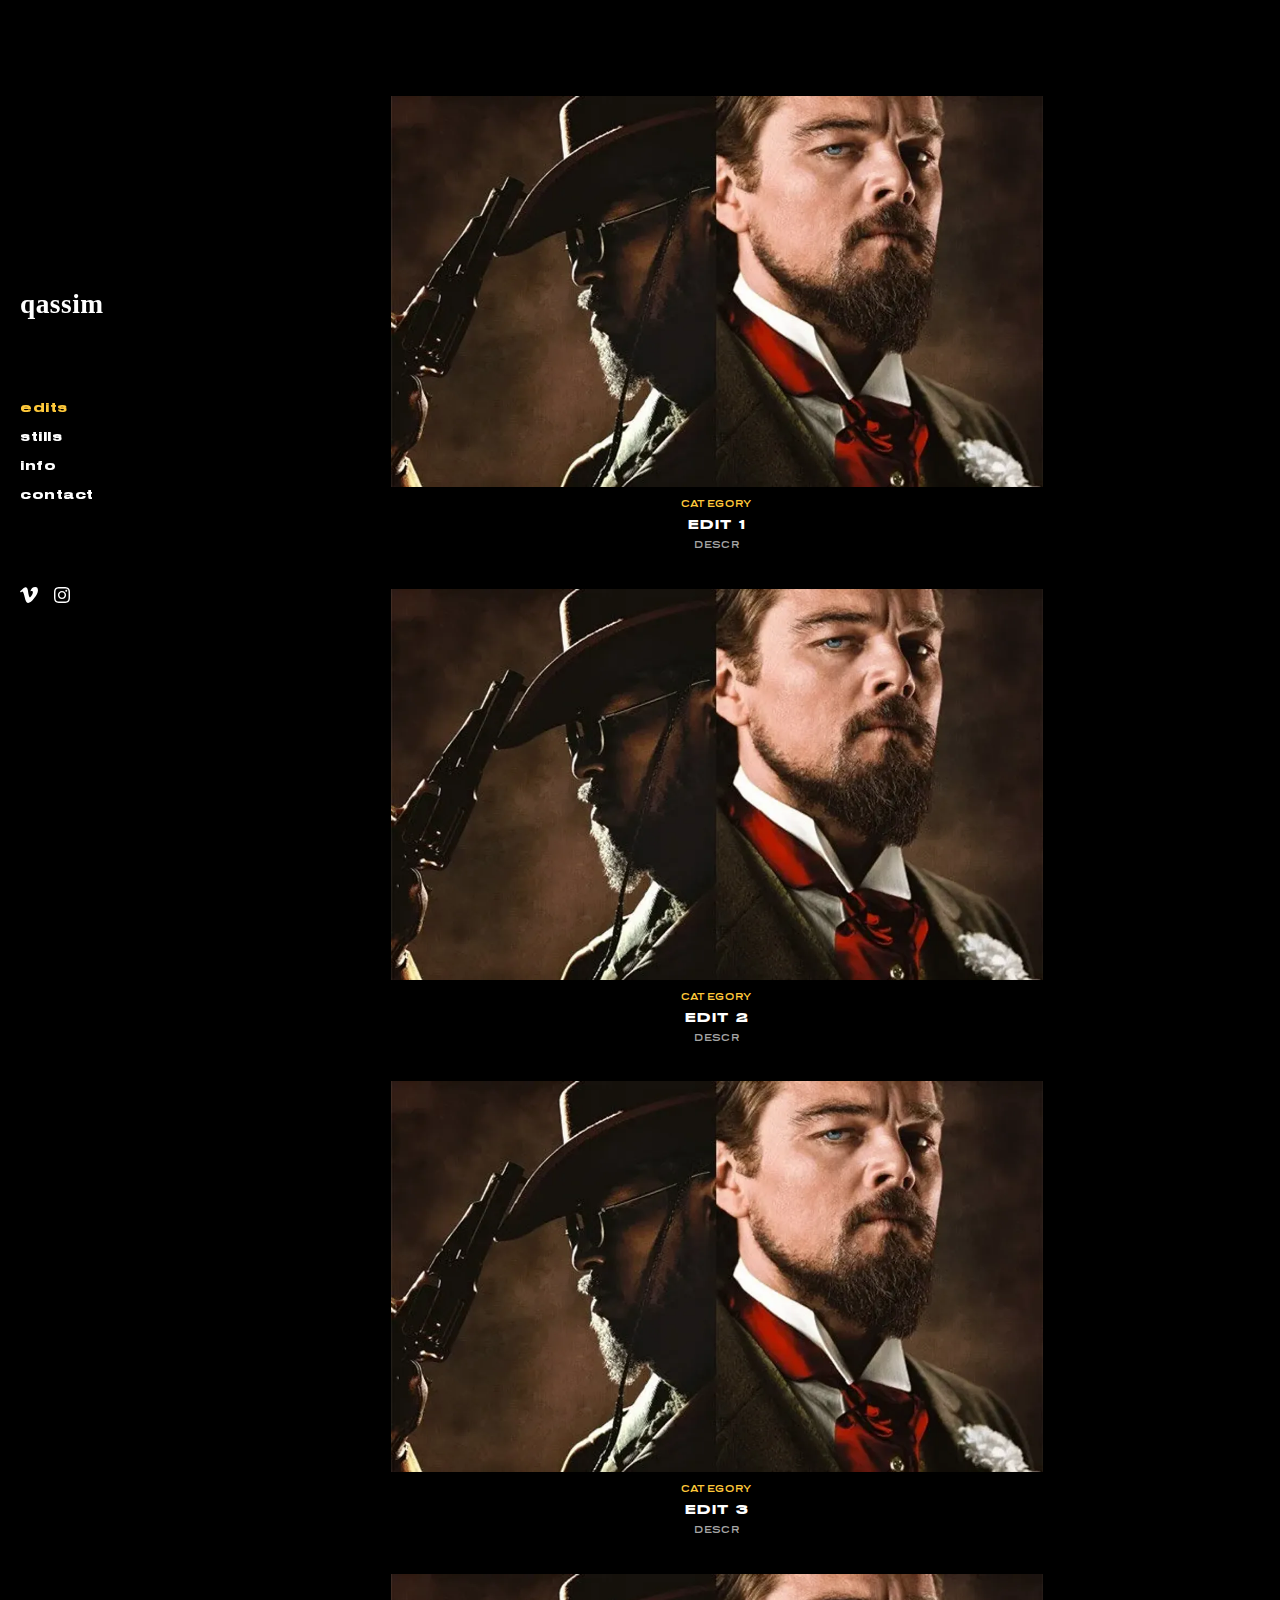
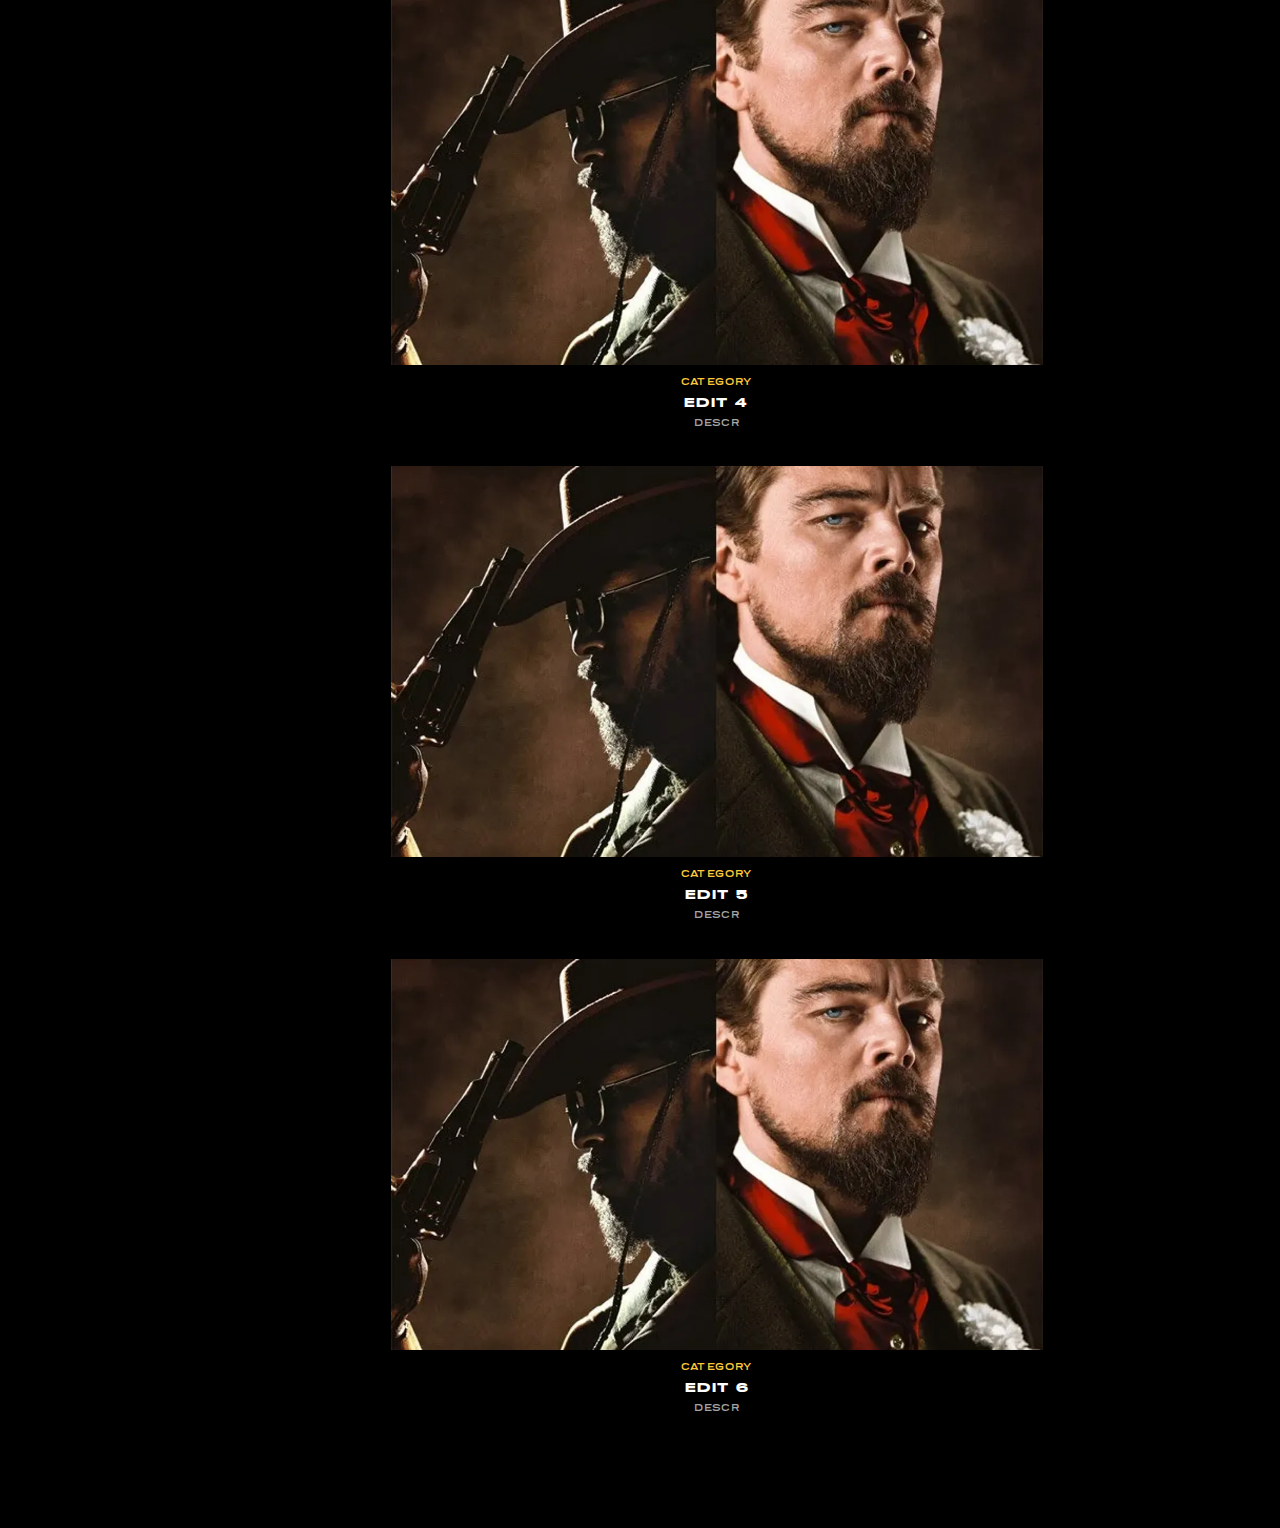
<file: index.html>
<!DOCTYPE html>
<html lang="en">

<head>
    <meta charset="UTF-8">
    <meta name="viewport" content="width=device-width, initial-scale=1.0">
    <title>Qassim Sabba | Freelance Filmmaker based in Bahrain</title>
    <meta name="description" content="He is the best in every fucking thing.>
    <meta property="og:title" content="Qassim Sabba Director>
    <meta property="og:description" content="He is the best in every fucking thing.>
    <meta property="twitter:title" content="Qassim Sabba Director>
    <meta property="twitter:description" content="He is the best in every fucking thing.>
    <meta property="og:type" content="website">
    <meta name="twitter:card" content="summary_large_image">
    <link rel="stylesheet" href="css/index.css" type="text/css">
    <link rel="shortcut icon" href="images/fav.png" type="image/x-icon">
    <link rel="apple-touch-icon" href="images/fav.png">
    <script async src="https://www.googletagmanager.com/gtag/js?id=G-7XD4F8STF9"></script>
    <script>
        window.dataLayer = window.dataLayer || [];

        function gtag() {
            dataLayer.push(arguments);
        }
        gtag('js', new Date());
        gtag('config', 'G-7XD4F8STF9', {
            'anonymize_ip': true
        });
    </script>
</head>

<body>
    <div class="c-site">
    <div data-animation="over-left" class="c-nav navbar w-nav" data-easing2="linear" data-easing="linear"
      data-collapse="small" data-w-id="1ba639aa-0995-cdba-d536-e1a23ee7f302" role="banner" data-no-scroll="1"
      data-duration="0" data-doc-height="1">
      <div class="c-nav__container">
        <div class="c-nav__header">
          <a href="/" aria-current="page" class="c-nav__home-link w-inline-block w--current">
            <h1 class="c-nav__logo"><strong>Qassim</strong></h1>
          </a>
          <div class="c-hamburger w-nav-button">
            <div class="c-hamburger__top-line"></div>
            <div class="c-hamburger__bottom-line"></div>
          </div>
        </div>
        <nav role="navigation" id="navMenu" class="c-primary-menu w-nav-menu">
          <div class="c-primary-menu__inner">
            <ul role="list" class="c-primary-menu__ul w-list-unstyled">
              <li class="c-primary-menu__li"><a href="index.html" aria-current="page"
                  class="c-primary-menu__nav-link w-nav-link w--current">Edits</a></li>
              <li class="c-primary-menu__li"><a href="stills.html" class="c-primary-menu__nav-link w-nav-link">Stills</a>
              </li>
              <li class="c-primary-menu__li"><a href="info.html" class="c-primary-menu__nav-link w-nav-link">Info</a></li>
              <li class="c-primary-menu__li is--last"><a href="contact.html"
                  class="c-primary-menu__nav-link w-nav-link">Contact</a></li>
            </ul>
            <div class="c-social-menu">
              <ul role="list" class="c-social-menu__ul w-list-unstyled">
                <li class="c-social-menu__li">
                  <div class="c-social-menu__icon w-embed">
                    <a class="c-social-menu__link" href="https://vimeo.com/scnvae target="_blank"
                      aria-label="Qassim Sabba profile">
                      <svg height="16" viewBox="0 0 18 16" width="18" xmlns="http://www.w3.org/2000/svg"
                        xmlns:xlink="http://www.w3.org/1999/xlink">
                        <mask id="a" fill="currentColor">
                          <path d="m.011.061h17.967v15.939h-17.967z" fill="currentColor" fill-rule="evenodd"></path>
                        </mask>
                        <path
                          d="m17.9697874 3.74878161c-.0800048 1.79365517-1.3023696 4.24974713-3.6665551 7.36698849-2.44437 3.2562759-4.512448 4.8842299-6.20423396 4.8842299-1.04761285 0-1.9348566-.9912644-2.65903449-2.9745287-.48398383-1.8179311-.9674283-3.6356782-1.45123234-5.45360923-.53809941-1.98216092-1.11503258-2.97452874-1.73187824-2.97452874-.1344799 0-.60515957.29002299-1.41096028.86786207l-.84589299-1.11687356c.88724376-.79908046 1.76262164-1.59797701 2.62379643-2.39797701 1.18335125-1.04809196 2.07167372-1.59926437 2.66370892-1.65498851 1.3992742-.13774712 2.26044899.84248276 2.58370416 2.94087357.34932414 2.26390804.59095648 3.67209195.72687468 4.22326436.40325992 1.87825288.8469717 2.81618395 1.33185445 2.81618395.37629206 0 .94153916-.60910349 1.69520186-1.82731038.7529437-1.21857472 1.1562036-2.14565518 1.2106788-2.78252874.1071524-1.05158621-.2962873-1.57866667-1.2106788-1.57866667-.4304076 0-.8741193.10151725-1.3305959.30216092.8834682-2.96625287 2.5716585-4.40680459 5.063492-4.3245977 1.8473009.05554023 2.7181841 1.28349426 2.6117508 3.68404598"
                          fill="currentColor" fill-rule="evenodd" mask="url(#a)"></path>
                      </svg>
                    </a>
                  </div>
                </li>
                <li class="c-social-menu__li is--last">
                  <div class="c-social-menu__icon w-embed">
                    <a class="c-social-menu__link" href="https://www.instagram.com/scnvae" target="_blank"
                      aria-label="Qassim Sabba Profile">
                      <svg height="16" viewBox="0 0 16 16" width="16" xmlns="http://www.w3.org/2000/svg"
                        xmlns:xlink="http://www.w3.org/1999/xlink">
                        <mask id="a" fill="currentColor">
                          <path d="m0 .005h15.995v15.993h-15.995z" fill="currentColor" fill-rule="evenodd"></path>
                        </mask>
                        <g fill="currentColor" fill-rule="evenodd">
                          <path
                            d="m7.99749206.00504762c-2.172 0-2.4443492.00920635-3.29736508.04812698-.85123809.0388254-1.43260317.17403175-1.94130158.37174604-.52590477.2043492-.97190477.47780952-1.41653969.92241269-.44460317.44463492-.71806349.89063492-.92241269 1.41653969-.19771429.50869841-.33292064 1.09006349-.37174604 1.94130158-.03892063.85301588-.04812698 1.12536508-.04812698 3.29736508 0 2.17196822.00920635 2.44431742.04812698 3.29733332.0388254.8512381.17403175 1.4326032.37174604 1.9413016.2043492.5259048.47780952.9719048.92241269 1.4165397.44463492.4446032.89063492.7180635 1.41653969.9224444.50869841.1976826 1.09006349.3328889 1.94130158.3717143.85301588.0389207 1.12536508.048127 3.29736508.048127 2.17196824 0 2.44431744-.0092063 3.29733334-.048127.8512381-.0388254 1.4326032-.1740317 1.9413016-.3717143.5259047-.2043809.9719047-.4778412 1.4165397-.9224444.4446031-.4446349.7180635-.8906349.9224444-1.4165397.1976826-.5086984.3328889-1.0900635.3717143-1.9413016.0389206-.8530159.048127-1.1253651.048127-3.29733332 0-2.172-.0092064-2.4443492-.048127-3.29736508-.0388254-.85123809-.1740317-1.43260317-.3717143-1.94130158-.2043809-.52590477-.4778413-.97190477-.9224444-1.41653969-.444635-.44460317-.890635-.71806349-1.4165397-.92241269-.5086984-.19771429-1.0900635-.33292064-1.9413016-.37174604-.8530159-.03892063-1.1253651-.04812698-3.29733334-.04812698zm0 1.44098413c2.13539684 0 2.38834924.00815873 3.23165084.04663492.779746.03555555 1.2032063.16584127 1.4850158.27536508.3733016.14507936.6397143.31838095.9195556.59825396.279873.27984127.4531746.54625397.598254.91955556.1095238.28180952.2398095.70526984.275365 1.48501587.0384762.84330159.046635 1.09625397.046635 3.23168254 0 2.13539682-.0081588 2.38834922-.046635 3.23165082-.0355555.779746-.1658412 1.2032063-.275365 1.4850158-.1450794.3733016-.318381.6397143-.598254.9195556-.2798413.279873-.546254.4531746-.9195556.598254-.2818095.1095238-.7052698.2398095-1.4850158.2753651-.8431746.0384761-1.0960953.0466349-3.23165084.0466349-2.1355873 0-2.38847619-.0081588-3.23168254-.0466349-.77974603-.0355556-1.20320635-.1658413-1.48501587-.2753651-.37330159-.1450794-.63971428-.318381-.91955555-.598254-.27984127-.2798413-.45317461-.546254-.59825397-.9195556-.10952381-.2818095-.23980953-.7052698-.27536508-1.4850158-.03847619-.8433016-.04663492-1.096254-.04663492-3.23165082 0-2.13542857.00815873-2.38838095.04663492-3.23168254.03555555-.77974603.16584127-1.20320635.27536508-1.48501587.14507936-.37330159.31838095-.63971429.59825397-.91955556.27984127-.27987301.54625396-.4531746.91955555-.59825396.28180952-.10952381.70526984-.23980953 1.48501587-.27536508.84330159-.03847619 1.09625397-.04663492 3.23168254-.04663492z"
                            mask="url(#a)"></path>
                          <path
                            d="m7.99749206 10.6683492c-1.47231746 0-2.66584127-1.1935238-2.66584127-2.66580952 0-1.47231746 1.19352381-2.66584127 2.66584127-2.66584127 1.47228572 0 2.66580954 1.19352381 2.66580954 2.66584127 0 1.47228572-1.19352382 2.66580952-2.66580954 2.66580952zm0-6.77263491c-2.26815873 0-4.10682539 1.83866666-4.10682539 4.10682539 0 2.26812702 1.83866666 4.10679362 4.10682539 4.10679362 2.26812694 0 4.10679364-1.8386666 4.10679364-4.10679362 0-2.26815873-1.8386667-4.10682539-4.10679364-4.10682539zm5.22876194-.16225397c0 .53003174-.4296826.95968254-.9597143.95968254-.53 0-.9596826-.4296508-.9596826-.95968254 0-.53003175.4296826-.95971429.9596826-.95971429.5300317 0 .9597143.42968254.9597143.95971429">
                          </path>
                        </g>
                      </svg>
                    </a>
                  </div>
                </li>
              </ul>
            </div>
          </div>
        </nav>
      </div>
    </div>
    <div class="c-main">
      <div class="c-container">
        <div class="c__project-collection w-dyn-list">
          <div role="list" class="c-films__ul w-dyn-items">
            <div role="listitem" class="c-films__li w-dyn-item">
              <a data-w-id="b5b22013-b9df-b48e-e5c9-7a60fae8015c" href="https://youtube.com/@scnvae"
                class="c-films__link w-inline-block">
                <div class="c-films__img-wrap">
                  <img alt="Edit 1" loading="eager"
                    src="images/1.png"
                    sizes="(max-width: 479px) 92vw, (max-width: 767px) 46vw, (max-width: 991px) 35vw, 38vw"
                    srcset="images/1.png 500w, images/1.png 800w, images/1.png 1000w"
                    class="c-films__img">
                    <div class="c-films__play-btn">
                      <svg class="video-icon" viewBox="0 0 24 24" xmlns="http://www.w3.org/2000/svg" fill="#ffffff" width="24px" height="24px"><img src="images/play-video.svg" alt=""></div>
                </div>
                <div class="c-films__content-wrap">
                  <div class="c-films__content">
                    <div class="c-films__meta is--client">Category</div>
                    <h2 class="c-films__title">Edit 1</h2>
                    <div class="c-films__meta is--film-category">Descr</div>
                  </div>
                  <div class="c-films__content-loading">
                    <div class="c-films__meta-loading"></div>
                    <div class="c-films__title-loading"></div>
                    <div class="c-films__meta-loading"></div>
                  </div>
                </div>
              </a>
              <div data-w-id="bc098389-a1d0-0bf8-9cf9-72f285c8b844" style="display:block"
                class="c-content-loader w-embed">
                <svg role="img" width="100%" height="100%" aria-labelledby="loading-aria" viewBox="0 0 364.078 267.781"
                  preserveAspectRatio="none">
                  <title id="loading-aria">Loading...</title>
                  <rect x="0" y="0" width="100%" height="100%" clip-path="url(#clip-path)" style="fill: url("
                    #fill");"=""></rect>
                  <defs>
                    <clipPath id="clip-path">
                      <rect x="-209" y="-51" rx="0" ry="0" width="642" height="383"></rect>
                    </clipPath>
                    <linearGradient id="fill">
                      <stop offset="0.599964" stop-color="#0a0a0a" stop-opacity="1">
                        <animate attributeName="offset" values="-2; -2; 1" keyTimes="0; 0.25; 1" dur="2s"
                          repeatCount="indefinite"></animate>
                      </stop>
                      <stop offset="1.59996" stop-color="#080808" stop-opacity="1">
                        <animate attributeName="offset" values="-1; -1; 2" keyTimes="0; 0.25; 1" dur="2s"
                          repeatCount="indefinite"></animate>
                      </stop>
                      <stop offset="2.59996" stop-color="#0a0a0a" stop-opacity="1">
                        <animate attributeName="offset" values="0; 0; 3" keyTimes="0; 0.25; 1" dur="2s"
                          repeatCount="indefinite"></animate>
                      </stop>
                    </linearGradient>
                  </defs>
                </svg>
              </div>
            </div>
            <div role="listitem" class="c-films__li w-dyn-item">
              <a target="_blank" data-w-id="b5b22013-b9df-b48e-e5c9-7a60fae8015c" href="https://youtube.com/@scnvae"
                class="c-films__link w-inline-block">
                <div class="c-films__img-wrap">
                  <img alt="Edit 2" loading="eager" src="images/2.png"
                    sizes="(max-width: 479px) 92vw, (max-width: 767px) 46vw, (max-width: 991px) 35vw, 38vw"
                    srcset="images/2.png 500w, images/2.png 620w"
                    class="c-films__img">
                    <div class="c-films__play-btn">
                      <svg class="video-icon" viewBox="0 0 24 24" xmlns="http://www.w3.org/2000/svg" fill="#ffffff" width="24px" height="24px"><img src="images/play-video.svg" alt=""></div>
                </div>
                <div class="c-films__content-wrap">
                  <div class="c-films__content">
                    <div class="c-films__meta is--client">Category</div>
                    <h2 class="c-films__title">Edit 2</h2>
                    <div class="c-films__meta is--film-category">Descr</div>
                  </div>
                  <div class="c-films__content-loading">
                    <div class="c-films__meta-loading"></div>
                    <div class="c-films__title-loading"></div>
                    <div class="c-films__meta-loading"></div>
                  </div>
                </div>
              </a>
              <div data-w-id="bc098389-a1d0-0bf8-9cf9-72f285c8b844" style="display:block"
                class="c-content-loader w-embed">
                <svg role="img" width="100%" height="100%" aria-labelledby="loading-aria" viewBox="0 0 364.078 267.781"
                  preserveAspectRatio="none">
                  <title id="loading-aria">Loading...</title>
                  <rect x="0" y="0" width="100%" height="100%" clip-path="url(#clip-path)" style="fill: url("
                    #fill");"=""></rect>
                  <defs>
                    <clipPath id="clip-path">
                      <rect x="-209" y="-51" rx="0" ry="0" width="642" height="383"></rect>
                    </clipPath>
                    <linearGradient id="fill">
                      <stop offset="0.599964" stop-color="#0a0a0a" stop-opacity="1">
                        <animate attributeName="offset" values="-2; -2; 1" keyTimes="0; 0.25; 1" dur="2s"
                          repeatCount="indefinite"></animate>
                      </stop>
                      <stop offset="1.59996" stop-color="#080808" stop-opacity="1">
                        <animate attributeName="offset" values="-1; -1; 2" keyTimes="0; 0.25; 1" dur="2s"
                          repeatCount="indefinite"></animate>
                      </stop>
                      <stop offset="2.59996" stop-color="#0a0a0a" stop-opacity="1">
                        <animate attributeName="offset" values="0; 0; 3" keyTimes="0; 0.25; 1" dur="2s"
                          repeatCount="indefinite"></animate>
                      </stop>
                    </linearGradient>
                  </defs>
                </svg>
              </div>
            </div>
            <div role="listitem" class="c-films__li w-dyn-item">
              <a data-w-id="b5b22013-b9df-b48e-e5c9-7a60fae8015c" href="https://youtube.com/@scnvae"
                class="c-films__link w-inline-block">
                <div class="c-films__img-wrap">
                  <img alt="Edit 3" loading="eager"
                    src="images/3.png"
                    sizes="(max-width: 479px) 92vw, (max-width: 767px) 46vw, (max-width: 991px) 35vw, 38vw"
                    srcset="images/3.png 500w, images/3.png 800w, images/3.png 1080w, images/3.png 1600w, images/3.png 2000w"
                    class="c-films__img">
                    <div class="c-films__play-btn">
                      <svg class="video-icon" viewBox="0 0 24 24" xmlns="http://www.w3.org/2000/svg" fill="#ffffff" width="24px" height="24px"><img src="images/play-video.svg" alt=""></div>
                </div>
                <div class="c-films__content-wrap">
                  <div class="c-films__content">
                    <div class="c-films__meta is--client">Category</div>
                    <h2 class="c-films__title">Edit 3</h2>
                    <div class="c-films__meta is--film-category">Descr</div>
                  </div>
                  <div class="c-films__content-loading">
                    <div class="c-films__meta-loading"></div>
                    <div class="c-films__title-loading"></div>
                    <div class="c-films__meta-loading"></div>
                  </div>
                </div>
              </a>
              <div data-w-id="bc098389-a1d0-0bf8-9cf9-72f285c8b844" style="display:block"
                class="c-content-loader w-embed">
                <svg role="img" width="100%" height="100%" aria-labelledby="loading-aria" viewBox="0 0 364.078 267.781"
                  preserveAspectRatio="none">
                  <title id="loading-aria">Loading...</title>
                  <rect x="0" y="0" width="100%" height="100%" clip-path="url(#clip-path)" style="fill: url("
                    #fill");"=""></rect>
                  <defs>
                    <clipPath id="clip-path">
                      <rect x="-209" y="-51" rx="0" ry="0" width="642" height="383"></rect>
                    </clipPath>
                    <linearGradient id="fill">
                      <stop offset="0.599964" stop-color="#0a0a0a" stop-opacity="1">
                        <animate attributeName="offset" values="-2; -2; 1" keyTimes="0; 0.25; 1" dur="2s"
                          repeatCount="indefinite"></animate>
                      </stop>
                      <stop offset="1.59996" stop-color="#080808" stop-opacity="1">
                        <animate attributeName="offset" values="-1; -1; 2" keyTimes="0; 0.25; 1" dur="2s"
                          repeatCount="indefinite"></animate>
                      </stop>
                      <stop offset="2.59996" stop-color="#0a0a0a" stop-opacity="1">
                        <animate attributeName="offset" values="0; 0; 3" keyTimes="0; 0.25; 1" dur="2s"
                          repeatCount="indefinite"></animate>
                      </stop>
                    </linearGradient>
                  </defs>
                </svg>
              </div>
            </div>
            <div role="listitem" class="c-films__li w-dyn-item">
              <a data-w-id="b5b22013-b9df-b48e-e5c9-7a60fae8015c" href="https://youtube.com/@scnvae"
                class="c-films__link w-inline-block">
                <div class="c-films__img-wrap">
                  <img alt="Edit 4" loading="eager"
                    src="images/4.png"
                    sizes="(max-width: 479px) 92vw, (max-width: 767px) 46vw, (max-width: 991px) 35vw, 38vw"
                    srcset="images/4.png 500w, images/4.png 800w, images/4.png 1080w, images/4.png 1600w, images/4.png 2000w"
                    class="c-films__img">
                    <div class="c-films__play-btn">
                      <svg class="video-icon" viewBox="0 0 24 24" xmlns="http://www.w3.org/2000/svg" fill="#ffffff" width="24px" height="24px"><img src="images/play-video.svg" alt=""></div>
                </div>
                <div class="c-films__content-wrap">
                  <div class="c-films__content">
                    <div class="c-films__meta is--client">Category</div>
                    <h2 class="c-films__title">Edit 4</h2>
                    <div class="c-films__meta is--film-category">Descr</div>
                  </div>
                  <div class="c-films__content-loading">
                    <div class="c-films__meta-loading"></div>
                    <div class="c-films__title-loading"></div>
                    <div class="c-films__meta-loading"></div>
                  </div>
                </div>
              </a>
              <div data-w-id="bc098389-a1d0-0bf8-9cf9-72f285c8b844" style="display:block"
                class="c-content-loader w-embed">
                <svg role="img" width="100%" height="100%" aria-labelledby="loading-aria" viewBox="0 0 364.078 267.781"
                  preserveAspectRatio="none">
                  <title id="loading-aria">Loading...</title>
                  <rect x="0" y="0" width="100%" height="100%" clip-path="url(#clip-path)" style="fill: url("
                    #fill");"=""></rect>
                  <defs>
                    <clipPath id="clip-path">
                      <rect x="-209" y="-51" rx="0" ry="0" width="642" height="383"></rect>
                    </clipPath>
                    <linearGradient id="fill">
                      <stop offset="0.599964" stop-color="#0a0a0a" stop-opacity="1">
                        <animate attributeName="offset" values="-2; -2; 1" keyTimes="0; 0.25; 1" dur="2s"
                          repeatCount="indefinite"></animate>
                      </stop>
                      <stop offset="1.59996" stop-color="#080808" stop-opacity="1">
                        <animate attributeName="offset" values="-1; -1; 2" keyTimes="0; 0.25; 1" dur="2s"
                          repeatCount="indefinite"></animate>
                      </stop>
                      <stop offset="2.59996" stop-color="#0a0a0a" stop-opacity="1">
                        <animate attributeName="offset" values="0; 0; 3" keyTimes="0; 0.25; 1" dur="2s"
                          repeatCount="indefinite"></animate>
                      </stop>
                    </linearGradient>
                  </defs>
                </svg>
              </div>
            </div>
            <div role="listitem" class="c-films__li w-dyn-item">
              <a data-w-id="b5b22013-b9df-b48e-e5c9-7a60fae8015c" href="https://youtube.com/@scnvae"
                class="c-films__link w-inline-block">
                <div class="c-films__img-wrap">
                  <img alt="Edit 5" loading="eager"
                    src="images/5.png"
                    sizes="(max-width: 479px) 92vw, (max-width: 767px) 46vw, (max-width: 991px) 35vw, 38vw"
                    srcset="images/5.png 500w, images/5.png 800w, images/5.png 1080w"
                    class="c-films__img">
                    <div class="c-films__play-btn">
                      <svg class="video-icon" viewBox="0 0 24 24" xmlns="http://www.w3.org/2000/svg" fill="#ffffff" width="24px" height="24px"><img src="images/play-video.svg" alt=""></div>
                </div>
                  <div class="c-films__content-wrap">
                      <div class="c-films__content">
                          <div class="c-films__meta is--client">Category</div>
                          <h2 class="c-films__title">Edit 5</h2>
                          <div class="c-films__meta is--film-category">Descr</div>
                      </div>
                      <div class="c-films__content-loading">
                          <div class="c-films__meta-loading"></div>
                          <div class="c-films__title-loading"></div>
                          <div class="c-films__meta-loading"></div>
                      </div>
                  </div>
              </a>
              <div data-w-id="bc098389-a1d0-0bf8-9cf9-72f285c8b844" style="display:block"
              class="c-content-loader w-embed">
              <svg role="img" width="100%" height="100%" aria-labelledby="loading-aria" viewBox="0 0 364.078 267.781"
                preserveAspectRatio="none">
                <title id="loading-aria">Loading...</title>
                <rect x="0" y="0" width="100%" height="100%" clip-path="url(#clip-path)" style="fill: url("
                  #fill");"=""></rect>
                <defs>
                  <clipPath id="clip-path">
                    <rect x="-209" y="-51" rx="0" ry="0" width="642" height="383"></rect>
                  </clipPath>
                  <linearGradient id="fill">
                    <stop offset="0.599964" stop-color="#0a0a0a" stop-opacity="1">
                      <animate attributeName="offset" values="-2; -2; 1" keyTimes="0; 0.25; 1" dur="2s"
                        repeatCount="indefinite"></animate>
                    </stop>
                    <stop offset="1.59996" stop-color="#080808" stop-opacity="1">
                      <animate attributeName="offset" values="-1; -1; 2" keyTimes="0; 0.25; 1" dur="2s"
                        repeatCount="indefinite"></animate>
                    </stop>
                    <stop offset="2.59996" stop-color="#0a0a0a" stop-opacity="1">
                      <animate attributeName="offset" values="0; 0; 3" keyTimes="0; 0.25; 1" dur="2s"
                        repeatCount="indefinite"></animate>
                      </stop>
                    </linearGradient>
                  </defs>
                </svg>
              </div>
            </div>  
            <div role="listitem" class="c-films__li w-dyn-item">
              <a data-w-id="b5b22013-b9df-b48e-e5c9-7a60fae8015c" href="https://youtube.com/@scnvae"
                class="c-films__link w-inline-block">
                <div class="c-films__img-wrap">
                  <img alt="Edit 6" loading="eager"
                    src="images/6.png"
                    sizes="(max-width: 479px) 92vw, (max-width: 767px) 46vw, (max-width: 991px) 35vw, 38vw"
                    srcset="images/6.png 500w, images/6.png 800w, images/6.png 1080w"
                    class="c-films__img">
                    <div class="c-films__play-btn">
                      <svg class="video-icon" viewBox="0 0 24 24" xmlns="http://www.w3.org/2000/svg" fill="#ffffff" width="24px" height="24px"><img src="images/play-video.svg" alt=""></div>
                </div>
                <div class="c-films__content-wrap">
                  <div class="c-films__meta is--client">Category</div>
                  <h2 class="c-films__title">Edit 6</h2>
                  <div class="c-films__meta is--film-category">Descr</div>
                </div>
                <div class="c-films__content-loading">
                  <div class="c-films__meta-loading"></div>
                  <div class="c-films__title-loading"></div>
                  <div class="c-films__meta-loading"></div>
                </div>
            </div>
            </a>
            <div data-w-id="bc098389-a1d0-0bf8-9cf9-72f285c8b844" style="display:block"
              class="c-content-loader w-embed">
              <svg role="img" width="100%" height="100%" aria-labelledby="loading-aria" viewBox="0 0 364.078 267.781"
                preserveAspectRatio="none">
                <title id="loading-aria">Loading...</title>
                <rect x="0" y="0" width="100%" height="100%" clip-path="url(#clip-path)" style="fill: url("
                  #fill");"=""></rect>
                <defs>
                  <clipPath id="clip-path">
                    <rect x="-209" y="-51" rx="0" ry="0" width="642" height="383"></rect>
                  </clipPath>
                  <linearGradient id="fill">
                    <stop offset="0.599964" stop-color="#0a0a0a" stop-opacity="1">
                      <animate attributeName="offset" values="-2; -2; 1" keyTimes="0; 0.25; 1" dur="2s"
                        repeatCount="indefinite"></animate>
                    </stop>
                    <stop offset="1.59996" stop-color="#080808" stop-opacity="1">
                      <animate attributeName="offset" values="-1; -1; 2" keyTimes="0; 0.25; 1" dur="2s"
                        repeatCount="indefinite"></animate>
                    </stop>
                    <stop offset="2.59996" stop-color="#0a0a0a" stop-opacity="1">
                      <animate attributeName="offset" values="0; 0; 3" keyTimes="0; 0.25; 1" dur="2s"
                        repeatCount="indefinite"></animate>
                      </stop>
                    </linearGradient>
                  </defs>
                </svg>
              </div>
            </div>
  <script src="js/jquery-3.5.1.min.dc5e7f18c8.js" type="text/javascript" crossorigin="anonymous"></script>
  <script src="js/webflow.ff06cfc15.js" type="text/javascript"></script>
</body>

</html>
</file>
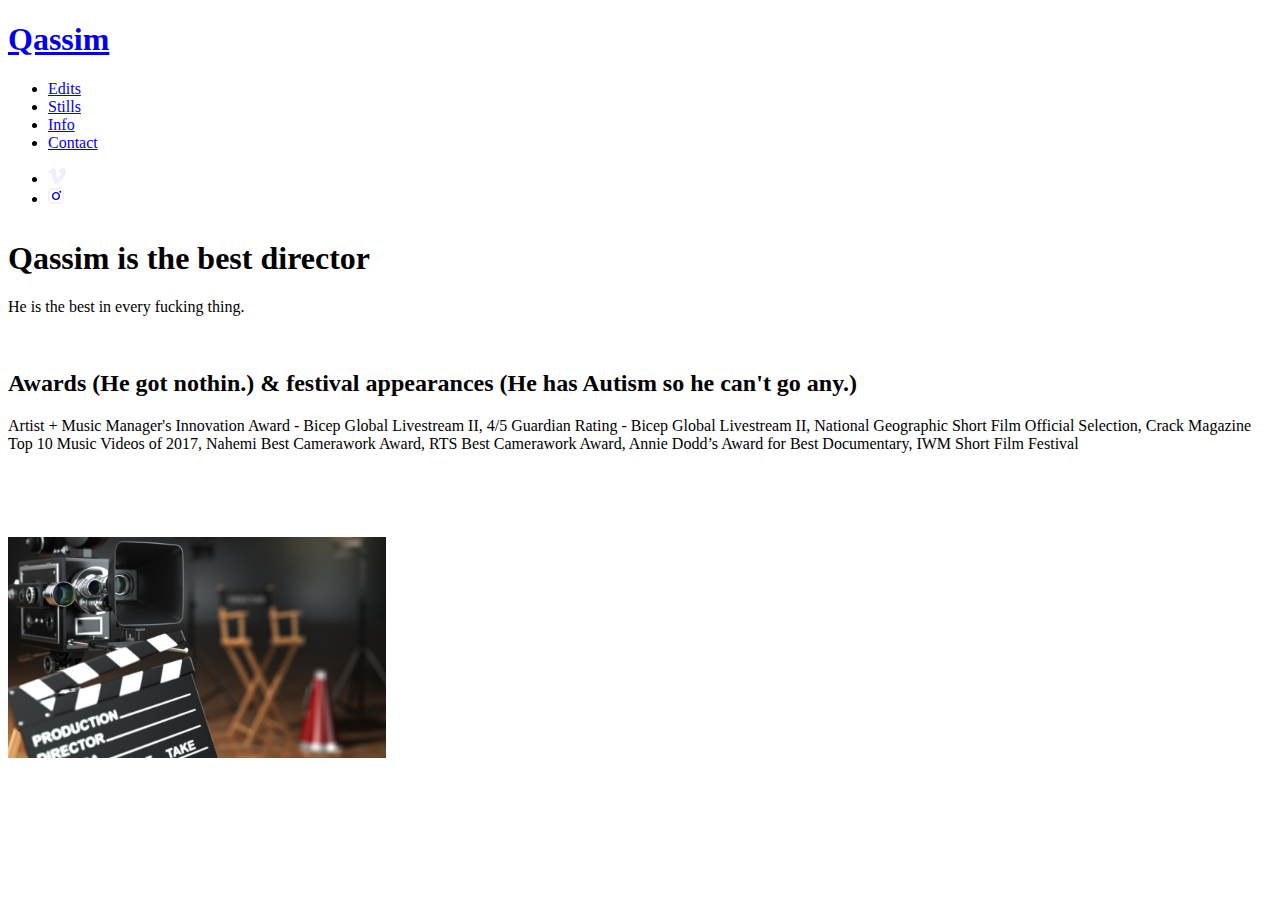
<file: info.html>
<!DOCTYPE html>
<html lang="en">

<head>
  <meta charset="utf-8" />
  <title>Info | Qassim Sabba
  </title>
  <meta content="Qassim is the best director He is really the best in every fucking thing you give him.
    name=" description" />
  <meta content="Info | Qassim Sabba" property="og:title" />
  <meta content="Qassim is the best director He is really the best in every fucking thing you give him.
    property=" og:description" />
  <meta content="Info | Qassim Sabba" property="twitter:title" />
  <meta content="Qassim is the best director He is really the best in every fucking thing you give him.
    property=" twitter:description" />
  <meta property="og:type" content="website" />
  <meta content="summary_large_image" name="twitter:card" />
  <meta content="width=device-width, initial-scale=1" name="viewport" />

  <link href="https://assets-global.website-files.com/5d715a6b071cec399ffaa778/css/sam-mulvey.webflow.92fb2a4de.min.css"
    rel="stylesheet" type="text/css" />
  <script type="text/javascript">!function (o, c) { var n = c.documentElement, t = " w-mod-"; n.className += t + "js", ("ontouchstart" in o || o.DocumentTouch && c instanceof DocumentTouch) && (n.className += t + "touch") }(window, document);
  </script>

  <link href="images/fav.png" rel="shortcut icon" type="image/x-icon" />

  <link href="https://assets-global.website-files.com/img/webclip.png" rel="apple-touch-icon" />
  <script async="" src="https://www.googletagmanager.com/gtag/js?id=G-7XD4F8STF9">
  </script>
  <script type="text/javascript">window.dataLayer = window.dataLayer || []; function gtag() { dataLayer.push(arguments); } gtag('js', new Date()); gtag('config', 'G-7XD4F8STF9', { 'anonymize_ip': true });
  </script>
</head>

<body>

  <div class="c-site">

    <div data-animation="over-left" class="c-nav navbar w-nav" data-easing2="linear" data-easing="linear"
      data-collapse="small" data-w-id="1ba639aa-0995-cdba-d536-e1a23ee7f302" role="banner" data-no-scroll="1"
      data-duration="0" data-doc-height="1">

      <div class="c-nav__container">

        <div class="c-nav__header"><a href="/" class="c-nav__home-link w-inline-block">
            <h1 class="c-nav__logo"><strong>Qassim</strong></h1>
          </a>

          <div class="c-hamburger w-nav-button">

            <div class="c-hamburger__top-line">
            </div>

            <div class="c-hamburger__bottom-line">
            </div>
          </div>
        </div>
        <nav role="navigation" id="navMenu" class="c-primary-menu w-nav-menu">

          <div class="c-primary-menu__inner">
            <ul role="list" class="c-primary-menu__ul w-list-unstyled">
              <li class="c-primary-menu__li"><a href="index.html" class="c-primary-menu__nav-link w-nav-link">Edits</a>
              </li>
              <li class="c-primary-menu__li"><a href="stills.html"
                  class="c-primary-menu__nav-link w-nav-link">Stills</a>
              </li>
              <li class="c-primary-menu__li"><a href="info.html" aria-current="page"
                  class="c-primary-menu__nav-link w-nav-link w--current">Info</a></li>
              <li class="c-primary-menu__li"><a href="contact.html"
                  class="c-primary-menu__nav-link w-nav-link">Contact</a></li>
            </ul>

            <div class="c-social-menu">
              <ul role="list" class="c-social-menu__ul w-list-unstyled">
                <li class="c-social-menu__li">

                  <div class="c-social-menu__icon w-embed"><a class="c-social-menu__link"
                      href="https://vimeo.com/scnvae" target="_blank" aria-label="Qassim Sabba Profile">
                      <svg height="16" viewBox="0 0 18 16" width="18" xmlns="http://www.w3.org/2000/svg"
                        xmlns:xlink="http://www.w3.org/1999/xlink">
                        <mask id="a" fill="currentColor">

                          <path d="m.011.061h17.967v15.939h-17.967z" fill="currentColor" fill-rule="evenodd" />
                        </mask>

                        <path
                          d="m17.9697874 3.74878161c-.0800048 1.79365517-1.3023696 4.24974713-3.6665551 7.36698849-2.44437 3.2562759-4.512448 4.8842299-6.20423396 4.8842299-1.04761285 0-1.9348566-.9912644-2.65903449-2.9745287-.48398383-1.8179311-.9674283-3.6356782-1.45123234-5.45360923-.53809941-1.98216092-1.11503258-2.97452874-1.73187824-2.97452874-.1344799 0-.60515957.29002299-1.41096028.86786207l-.84589299-1.11687356c.88724376-.79908046 1.76262164-1.59797701 2.62379643-2.39797701 1.18335125-1.04809196 2.07167372-1.59926437 2.66370892-1.65498851 1.3992742-.13774712 2.26044899.84248276 2.58370416 2.94087357.34932414 2.26390804.59095648 3.67209195.72687468 4.22326436.40325992 1.87825288.8469717 2.81618395 1.33185445 2.81618395.37629206 0 .94153916-.60910349 1.69520186-1.82731038.7529437-1.21857472 1.1562036-2.14565518 1.2106788-2.78252874.1071524-1.05158621-.2962873-1.57866667-1.2106788-1.57866667-.4304076 0-.8741193.10151725-1.3305959.30216092.8834682-2.96625287 2.5716585-4.40680459 5.063492-4.3245977 1.8473009.05554023 2.7181841 1.28349426 2.6117508 3.68404598"
                          fill="currentColor" fill-rule="evenodd" mask="url(#a)" />
                      </svg>
                    </a>
                  </div>
                </li>
                <li class="c-social-menu__li is--last">

                  <div class="c-social-menu__icon w-embed"><a class="c-social-menu__link"
                      href="https://www.instagram.com/scnvae" target="_blank" aria-label="Qassim Sabba Profile">
                      <svg height="16" viewBox="0 0 16 16" width="16" xmlns="http://www.w3.org/2000/svg"
                        xmlns:xlink="http://www.w3.org/1999/xlink">
                        <mask id="a" fill="currentColor">

                          <path d="m0 .005h15.995v15.993h-15.995z" fill="currentColor" fill-rule="evenodd" />
                        </mask>
                        <g fill="currentColor" fill-rule="evenodd">

                          <path
                            d="m7.99749206.00504762c-2.172 0-2.4443492.00920635-3.29736508.04812698-.85123809.0388254-1.43260317.17403175-1.94130158.37174604-.52590477.2043492-.97190477.47780952-1.41653969.92241269-.44460317.44463492-.71806349.89063492-.92241269 1.41653969-.19771429.50869841-.33292064 1.09006349-.37174604 1.94130158-.03892063.85301588-.04812698 1.12536508-.04812698 3.29736508 0 2.17196822.00920635 2.44431742.04812698 3.29733332.0388254.8512381.17403175 1.4326032.37174604 1.9413016.2043492.5259048.47780952.9719048.92241269 1.4165397.44463492.4446032.89063492.7180635 1.41653969.9224444.50869841.1976826 1.09006349.3328889 1.94130158.3717143.85301588.0389207 1.12536508.048127 3.29736508.048127 2.17196824 0 2.44431744-.0092063 3.29733334-.048127.8512381-.0388254 1.4326032-.1740317 1.9413016-.3717143.5259047-.2043809.9719047-.4778412 1.4165397-.9224444.4446031-.4446349.7180635-.8906349.9224444-1.4165397.1976826-.5086984.3328889-1.0900635.3717143-1.9413016.0389206-.8530159.048127-1.1253651.048127-3.29733332 0-2.172-.0092064-2.4443492-.048127-3.29736508-.0388254-.85123809-.1740317-1.43260317-.3717143-1.94130158-.2043809-.52590477-.4778413-.97190477-.9224444-1.41653969-.444635-.44460317-.890635-.71806349-1.4165397-.92241269-.5086984-.19771429-1.0900635-.33292064-1.9413016-.37174604-.8530159-.03892063-1.1253651-.04812698-3.29733334-.04812698zm0 1.44098413c2.13539684 0 2.38834924.00815873 3.23165084.04663492.779746.03555555 1.2032063.16584127 1.4850158.27536508.3733016.14507936.6397143.31838095.9195556.59825396.279873.27984127.4531746.54625397.598254.91955556.1095238.28180952.2398095.70526984.275365 1.48501587.0384762.84330159.046635 1.09625397.046635 3.23168254 0 2.13539682-.0081588 2.38834922-.046635 3.23165082-.0355555.779746-.1658412 1.2032063-.275365 1.4850158-.1450794.3733016-.318381.6397143-.598254.9195556-.2798413.279873-.546254.4531746-.9195556.598254-.2818095.1095238-.7052698.2398095-1.4850158.2753651-.8431746.0384761-1.0960953.0466349-3.23165084.0466349-2.1355873 0-2.38847619-.0081588-3.23168254-.0466349-.77974603-.0355556-1.20320635-.1658413-1.48501587-.2753651-.37330159-.1450794-.63971428-.318381-.91955555-.598254-.27984127-.2798413-.45317461-.546254-.59825397-.9195556-.10952381-.2818095-.23980953-.7052698-.27536508-1.4850158-.03847619-.8433016-.04663492-1.096254-.04663492-3.23165082 0-2.13542857.00815873-2.38838095.04663492-3.23168254.03555555-.77974603.16584127-1.20320635.27536508-1.48501587.14507936-.37330159.31838095-.63971429.59825397-.91955556.27984127-.27987301.54625396-.4531746.91955555-.59825396.28180952-.10952381.70526984-.23980953 1.48501587-.27536508.84330159-.03847619 1.09625397-.04663492 3.23168254-.04663492z"
                            mask="url(#a)" />

                          <path
                            d="m7.99749206 10.6683492c-1.47231746 0-2.66584127-1.1935238-2.66584127-2.66580952 0-1.47231746 1.19352381-2.66584127 2.66584127-2.66584127 1.47228572 0 2.66580954 1.19352381 2.66580954 2.66584127 0 1.47228572-1.19352382 2.66580952-2.66580954 2.66580952zm0-6.77263491c-2.26815873 0-4.10682539 1.83866666-4.10682539 4.10682539 0 2.26812702 1.83866666 4.10679362 4.10682539 4.10679362 2.26812694 0 4.10679364-1.8386666 4.10679364-4.10679362 0-2.26815873-1.8386667-4.10682539-4.10679364-4.10682539zm5.22876194-.16225397c0 .53003174-.4296826.95968254-.9597143.95968254-.53 0-.9596826-.4296508-.9596826-.95968254 0-.53003175.4296826-.95971429.9596826-.95971429.5300317 0 .9597143.42968254.9597143.95971429" />
                        </g>
                      </svg>
                    </a>
                  </div>
                </li>
              </ul>
            </div>
          </div>
        </nav>
      </div>
    </div>

    <div class="c-main">

      <div class="c-container">

        <div class="c-inner is--flex">

          <div class="c-page__content">

            <div target="_blank" class="w-richtext">
              <h1 style="margin-top: 2rem;">Qassim is the best director </h1>

              <p>He is the best in every fucking thing.
              </p>

              <p>‍</p>
              <h2>Awards (He got nothin.) &amp; festival appearances (He has Autism so he can't go any.)</h2>

              <p>Artist + Music Manager&#x27;s Innovation Award - Bicep Global Livestream II, 4/5 Guardian Rating -
                Bicep Global Livestream II, National Geographic Short Film Official Selection, Crack Magazine Top 10
                Music Videos of 2017, Nahemi Best Camerawork Award, RTS Best Camerawork Award, Annie Dodd’s Award for
                Best Documentary, IWM Short Film Festival</p>

              <p>‍</p>
              <figure style="max-width:1080px" class="w-richtext-align-fullwidth w-richtext-figure-type-image">

              </figure>
              </p>

              <p>‍</p>
            </div>
          </div>

          <div class="c-hero"><img src="images/info.png" sizes="(max-width: 479px) 85vw, 336px"
              srcset="images/info.png 889w" alt="" class="c-page-hero__img" />
          </div>
        </div>

        <div class="w-embed">
          <style>
            .c-page-hero__img {
              object-fit: cover;
            }

            h1 {
              overflow-wrap: break-word;
            }
          </style>
        </div>
      </div>
    </div>
  </div>
  <script src="https://d3e54v103j8qbb.cloudfront.net/js/jquery-3.5.1.min.dc5e7f18c8.js?site=5d715a6b071cec399ffaa778"
    type="text/javascript" crossorigin="anonymous">
    </script>
  <script src="https://assets-global.website-files.com/5d715a6b071cec399ffaa778/js/webflow.ff06cfc15.js"
    type="text/javascript">
    </script>
</body>

</html>
</file>
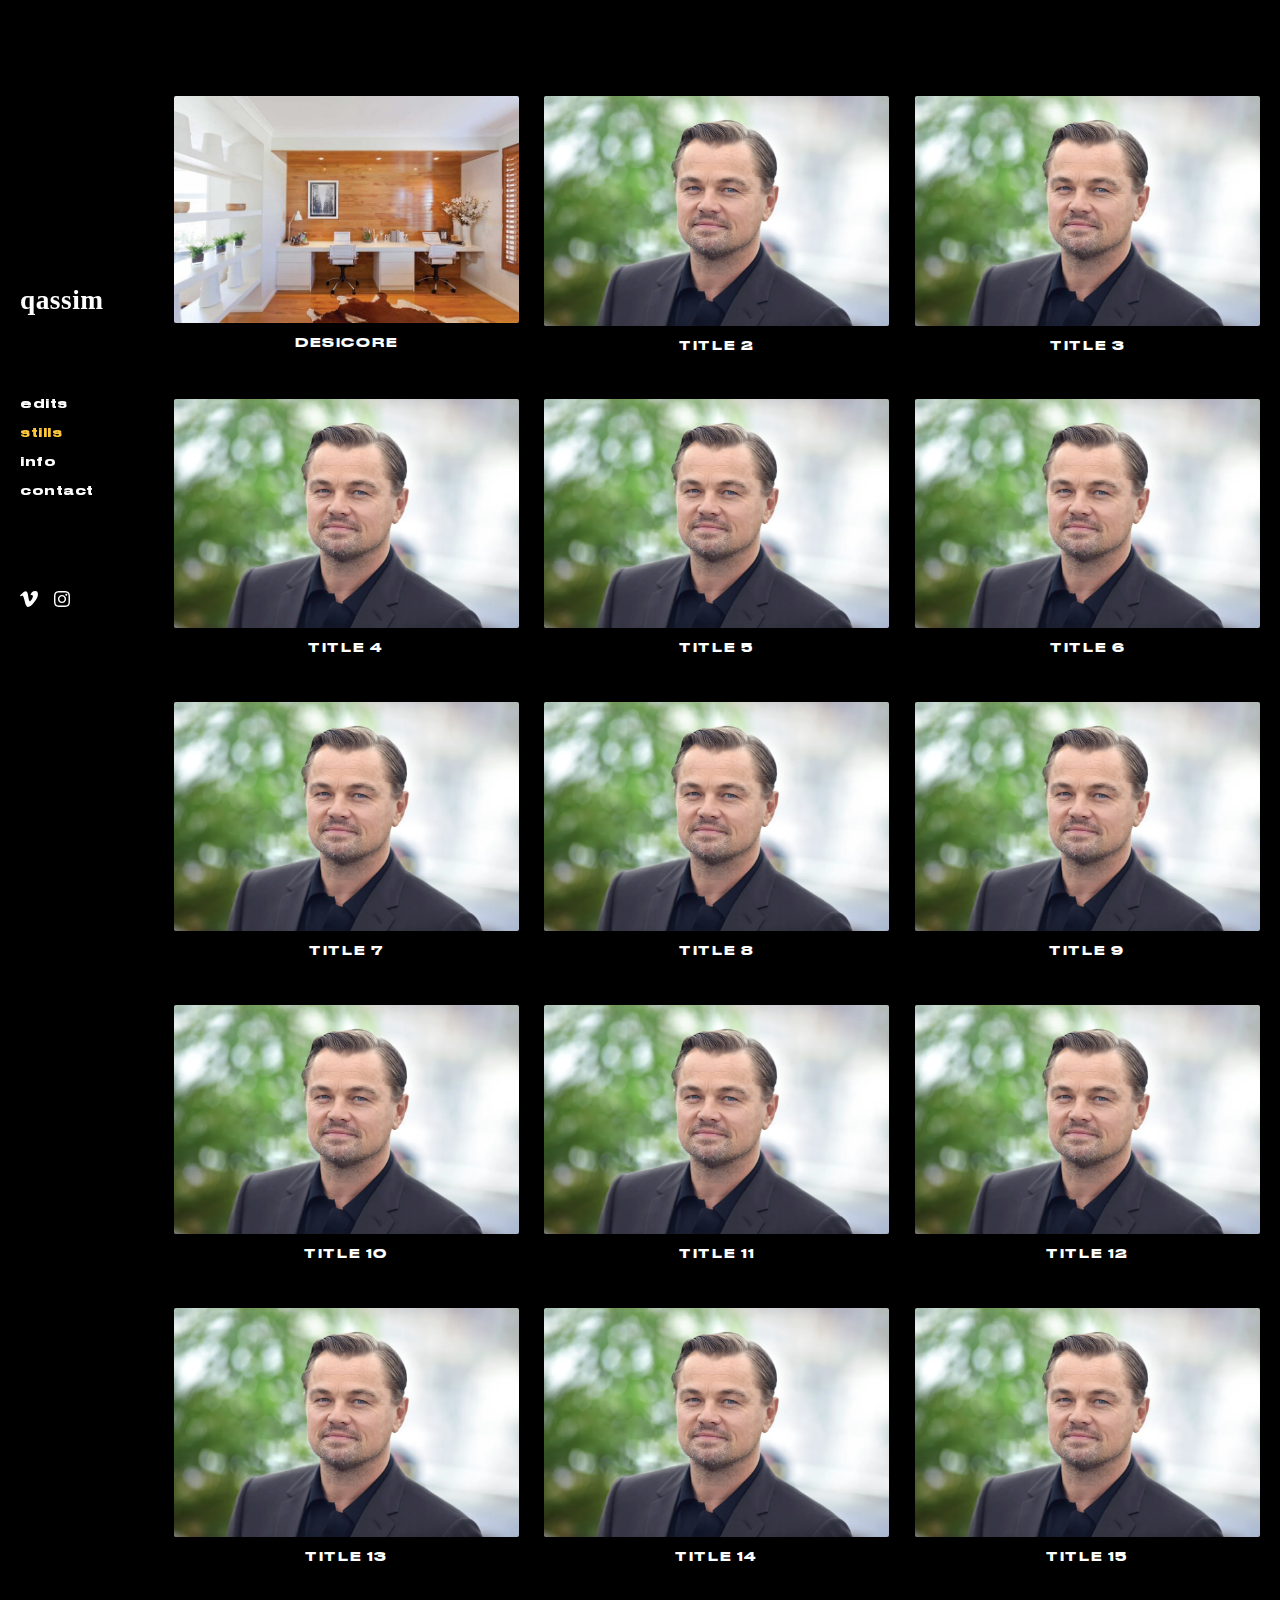
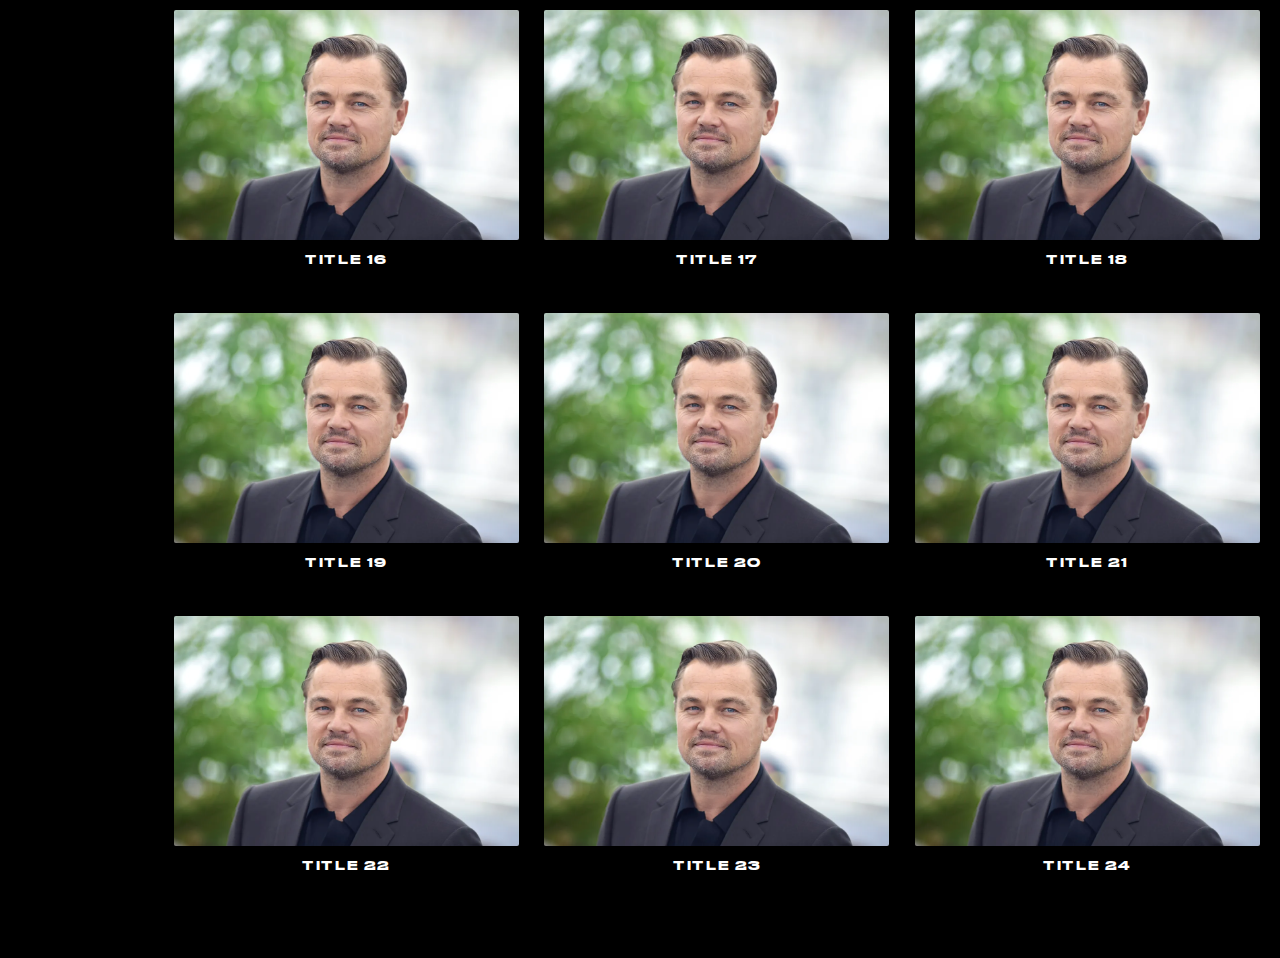
<file: stills.html>
<!DOCTYPE html>
<html lang="en">

<head>
  <meta charset="UTF-8">
  <meta name="viewport" content="width=device-width, initial-scale=1.0">
  <title>Qassim Sabba | Freelance Filmmaker based in Bahrain</title>
  <meta name="description" content="Qassim Sabba Director>
    <meta property=" og:title" content="Qassim Sabba Director">
  <meta property="og:description" content="Qassim Sabba Director>
    <meta property=" twitter:title" content="Qassim Sabba Director">
  <meta property="twitter:description" content="Qassim Sabba Director>
    <meta property=" og:type" content="website">
  <meta name="twitter:card" content="summary_large_image">
  <link rel="stylesheet" href="css/stills.css" type="text/css">
  <link rel="shortcut icon" href="images/fav.png" type="image/x-icon">
  <link rel="apple-touch-icon" href="images/fav.png">
  <script async src="https://www.googletagmanager.com/gtag/js?id=G-7XD4F8STF9"></script>
  <script>
    window.dataLayer = window.dataLayer || [];

    function gtag() {
      dataLayer.push(arguments);
    }
    gtag('js', new Date());
    gtag('config', 'G-7XD4F8STF9', {
      'anonymize_ip': true
    });
  </script>

  <!DOCTYPE html>
  <html lang="en">

  <head>
    <meta charset="UTF-8">
    <meta name="viewport" content="width=device-width, initial-scale=1.0">
    <title>Qassim Sabba | Freelance Filmmaker based in Bahrain</title>
    <meta name="description" content="Qassim Sabba Director>
    <meta property=" og:title" content="Qassim Sabba Director">
    <meta property="og:description" content="Qassim Sabba Director>
    <meta property=" twitter:title" content="Qassim Sabba Director">
    <meta property="twitter:description" content="Qassim Sabba Director>
    <meta property=" og:type" content="website">
    <meta name="twitter:card" content="summary_large_image">
    <link rel="stylesheet" href="css/stills.css" type="text/css">
    <link rel="shortcut icon" href="images/fav.png" type="image/x-icon">
    <link rel="apple-touch-icon" href="images/fav.png">
  </head>

<body>
  <div class="c-site">
    <div data-animation="over-left" class="c-nav navbar w-nav" data-easing2="linear" data-easing="linear"
      data-collapse="small" data-w-id="1ba639aa-0995-cdba-d536-e1a23ee7f302" role="banner" data-no-scroll="1"
      data-duration="0" data-doc-height="1">
      <div class="c-nav__container">
        <div class="c-nav__header">
          <a href="/" aria-current="page" class="c-nav__home-link w-inline-block w--current">
            <h1 class="c-nav__logo"><strong>Qassim</strong></h1>
          </a>
          <div class="c-hamburger w-nav-button">
            <div class="c-hamburger__top-line"></div>
            <div class="c-hamburger__bottom-line"></div>
          </div>
        </div>
        <nav role="navigation" id="navMenu" class="c-primary-menu w-nav-menu">
          <div class="c-primary-menu__inner">
            <ul role="list" class="c-primary-menu__ul w-list-unstyled">
              <li class="c-primary-menu__li"><a href="index.html" aria-current="page"
                  class="c-primary-menu__nav-link w-nav-link w--current">Edits</a></li>
              <li class="c-primary-menu__li"><a href="stills.html"
                  class="c-primary-menu__nav-link w-nav-link">Stills</a>
              </li>
              <li class="c-primary-menu__li"><a href="info.html" class="c-primary-menu__nav-link w-nav-link">Info</a>
              </li>
              <li class="c-primary-menu__li"><a href="contact.html"
                  class="c-primary-menu__nav-link w-nav-link">Contact</a></li>
            </ul>
            <div class="c-social-menu">
              <ul role="list" class="c-social-menu__ul w-list-unstyled">
                <li class="c-social-menu__li">
                  <div class="c-social-menu__icon w-embed">
                    <a class="c-social-menu__link" href="https://vimeo.com/scnvae" target="_blank"
                      aria-label="Qassim Sabba Profilee">
                      <svg height="16" viewBox="0 0 18 16" width="18" xmlns="http://www.w3.org/2000/svg"
                        xmlns:xlink="http://www.w3.org/1999/xlink">
                        <mask id="a" fill="currentColor">
                          <path d="m.011.061h17.967v15.939h-17.967z" fill="currentColor" fill-rule="evenodd"></path>
                        </mask>
                        <path
                          d="m17.9697874 3.74878161c-.0800048 1.79365517-1.3023696 4.24974713-3.6665551 7.36698849-2.44437 3.2562759-4.512448 4.8842299-6.20423396 4.8842299-1.04761285 0-1.9348566-.9912644-2.65903449-2.9745287-.48398383-1.8179311-.9674283-3.6356782-1.45123234-5.45360923-.53809941-1.98216092-1.11503258-2.97452874-1.73187824-2.97452874-.1344799 0-.60515957.29002299-1.41096028.86786207l-.84589299-1.11687356c.88724376-.79908046 1.76262164-1.59797701 2.62379643-2.39797701 1.18335125-1.04809196 2.07167372-1.59926437 2.66370892-1.65498851 1.3992742-.13774712 2.26044899.84248276 2.58370416 2.94087357.34932414 2.26390804.59095648 3.67209195.72687468 4.22326436.40325992 1.87825288.8469717 2.81618395 1.33185445 2.81618395.37629206 0 .94153916-.60910349 1.69520186-1.82731038.7529437-1.21857472 1.1562036-2.14565518 1.2106788-2.78252874.1071524-1.05158621-.2962873-1.57866667-1.2106788-1.57866667-.4304076 0-.8741193.10151725-1.3305959.30216092.8834682-2.96625287 2.5716585-4.40680459 5.063492-4.3245977 1.8473009.05554023 2.7181841 1.28349426 2.6117508 3.68404598"
                          fill="currentColor" fill-rule="evenodd" mask="url(#a)"></path>
                      </svg>
                    </a>
                  </div>
                </li>
                <li class="c-social-menu__li is--last">
                  <div class="c-social-menu__icon w-embed">
                    <a class="c-social-menu__link" href="https://www.instagram.com/scnvae" target="_blank"
                      aria-label="Qassim Sabba Profile">
                      <svg height="16" viewBox="0 0 16 16" width="16" xmlns="http://www.w3.org/2000/svg"
                        xmlns:xlink="http://www.w3.org/1999/xlink">
                        <mask id="a" fill="currentColor">
                          <path d="m0 .005h15.995v15.993h-15.995z" fill="currentColor" fill-rule="evenodd"></path>
                        </mask>
                        <g fill="currentColor" fill-rule="evenodd">
                          <path
                            d="m7.99749206.00504762c-2.172 0-2.4443492.00920635-3.29736508.04812698-.85123809.0388254-1.43260317.17403175-1.94130158.37174604-.52590477.2043492-.97190477.47780952-1.41653969.92241269-.44460317.44463492-.71806349.89063492-.92241269 1.41653969-.19771429.50869841-.33292064 1.09006349-.37174604 1.94130158-.03892063.85301588-.04812698 1.12536508-.04812698 3.29736508 0 2.17196822.00920635 2.44431742.04812698 3.29733332.0388254.8512381.17403175 1.4326032.37174604 1.9413016.2043492.5259048.47780952.9719048.92241269 1.4165397.44463492.4446032.89063492.7180635 1.41653969.9224444.50869841.1976826 1.09006349.3328889 1.94130158.3717143.85301588.0389207 1.12536508.048127 3.29736508.048127 2.17196824 0 2.44431744-.0092063 3.29733334-.048127.8512381-.0388254 1.4326032-.1740317 1.9413016-.3717143.5259047-.2043809.9719047-.4778412 1.4165397-.9224444.4446031-.4446349.7180635-.8906349.9224444-1.4165397.1976826-.5086984.3328889-1.0900635.3717143-1.9413016.0389206-.8530159.048127-1.1253651.048127-3.29733332 0-2.172-.0092064-2.4443492-.048127-3.29736508-.0388254-.85123809-.1740317-1.43260317-.3717143-1.94130158-.2043809-.52590477-.4778413-.97190477-.9224444-1.41653969-.444635-.44460317-.890635-.71806349-1.4165397-.92241269-.5086984-.19771429-1.0900635-.33292064-1.9413016-.37174604-.8530159-.03892063-1.1253651-.04812698-3.29733334-.04812698zm0 1.44098413c2.13539684 0 2.38834924.00815873 3.23165084.04663492.779746.03555555 1.2032063.16584127 1.4850158.27536508.3733016.14507936.6397143.31838095.9195556.59825396.279873.27984127.4531746.54625397.598254.91955556.1095238.28180952.2398095.70526984.275365 1.48501587.0384762.84330159.046635 1.09625397.046635 3.23168254 0 2.13539682-.0081588 2.38834922-.046635 3.23165082-.0355555.779746-.1658412 1.2032063-.275365 1.4850158-.1450794.3733016-.318381.6397143-.598254.9195556-.2798413.279873-.546254.4531746-.9195556.598254-.2818095.1095238-.7052698.2398095-1.4850158.2753651-.8431746.0384761-1.0960953.0466349-3.23165084.0466349-2.1355873 0-2.38847619-.0081588-3.23168254-.0466349-.77974603-.0355556-1.20320635-.1658413-1.48501587-.2753651-.37330159-.1450794-.63971428-.318381-.91955555-.598254-.27984127-.2798413-.45317461-.546254-.59825397-.9195556-.10952381-.2818095-.23980953-.7052698-.27536508-1.4850158-.03847619-.8433016-.04663492-1.096254-.04663492-3.23165082 0-2.13542857.00815873-2.38838095.04663492-3.23168254.03555555-.77974603.16584127-1.20320635.27536508-1.48501587.14507936-.37330159.31838095-.63971429.59825397-.91955556.27984127-.27987301.54625396-.4531746.91955555-.59825396.28180952-.10952381.70526984-.23980953 1.48501587-.27536508.84330159-.03847619 1.09625397-.04663492 3.23168254-.04663492z"
                            mask="url(#a)"></path>
                          <path
                            d="m7.99749206 10.6683492c-1.47231746 0-2.66584127-1.1935238-2.66584127-2.66580952 0-1.47231746 1.19352381-2.66584127 2.66584127-2.66584127 1.47228572 0 2.66580954 1.19352381 2.66580954 2.66584127 0 1.47228572-1.19352382 2.66580952-2.66580954 2.66580952zm0-6.77263491c-2.26815873 0-4.10682539 1.83866666-4.10682539 4.10682539 0 2.26812702 1.83866666 4.10679362 4.10682539 4.10679362 2.26812694 0 4.10679364-1.8386666 4.10679364-4.10679362 0-2.26815873-1.8386667-4.10682539-4.10679364-4.10682539zm5.22876194-.16225397c0 .53003174-.4296826.95968254-.9597143.95968254-.53 0-.9596826-.4296508-.9596826-.95968254 0-.53003175.4296826-.95971429.9596826-.95971429.5300317 0 .9597143.42968254.9597143.95971429">
                          </path>
                        </g>
                      </svg>
                    </a>
                  </div>
                </li>
              </ul>
            </div>
          </div>
        </nav>
      </div>
    </div>
    <div class="c-main">
      <div class="c-container">
        <div class="c__project-collection w-dyn-list">
          <div role="list" class="c-films__ul w-dyn-items">
            <div role="listitem" class="c-films__li w-dyn-item">
              <a href="#" onclick="playVideo(this.querySelector('img'), videoUrls['video1'])"
                class="c-films__link w-inline-block">
                <div class="c-films__img-wrap">
                  <img alt="DesiCore" loading="eager" src="images/still.png"
                    sizes="(max-width: 479px) 92vw, (max-width: 767px) 46vw, (max-width: 991px) 35vw, 38vw"
                    srcset="images/still.png 500w, images/still.png 800w, images/654cdb63cf260dc98bcc3dc0_20231023-MAIN_FINAL%20NO%20SUBS%20.00_00_25_00.Still002.jpg 1000w"
                    class="c-films__img">
                  <div
                    style="opacity:0;-webkit-transform:translate3d(0, 12PX, 0) scale3d(1, 1, 1) rotateX(0) rotateY(0) rotateZ(0) skew(0, 0);-moz-transform:translate3d(0, 12PX, 0) scale3d(1, 1, 1) rotateX(0) rotateY(0) rotateZ(0) skew(0, 0);-ms-transform:translate3d(0, 12PX, 0) scale3d(1, 1, 1) rotateX(0) rotateY(0) rotateZ(0) skew(0, 0);transform:translate3d(0, 12PX, 0) scale3d(1, 1, 1) rotateX(0) rotateY(0) rotateZ(0) skew(0, 0)"
                    class="c-films__play-btn"><img src="images/5d72b0c70a7b12a72cd7f354_Play-Video.svg" alt=""></div>
                </div>
                <div class="c-films__content-wrap">
                  <div class="c-films__content">
                    <h2 class="c-films__title">DesiCore</h2>
                  </div>
                  <div class="c-films__content-loading">
                    <div class="c-films__meta-loading"></div>
                    <div class="c-films__title-loading"></div>
                    <div class="c-films__meta-loading"></div>
                  </div>
                </div>
              </a>
              <div data-w-id="bc098389-a1d0-0bf8-9cf9-72f285c8b844" style="display:block"
                class="c-content-loader w-embed">
                <svg role="img" width="100%" height="100%" aria-labelledby="loading-aria" viewBox="0 0 364.078 267.781"
                  preserveAspectRatio="none">
                  <title id="loading-aria">Loading...</title>
                  <rect x="0" y="0" width="100%" height="100%" clip-path="url(#clip-path)" style="fill: url("
                    #fill");"=""></rect>
                  <defs>
                    <clipPath id="clip-path">
                      <rect x="-209" y="-51" rx="0" ry="0" width="642" height="383"></rect>
                    </clipPath>
                    <linearGradient id="fill">
                      <stop offset="0.599964" stop-color="#0a0a0a" stop-opacity="1">
                        <animate attributeName="offset" values="-2; -2; 1" keyTimes="0; 0.25; 1" dur="2s"
                          repeatCount="indefinite"></animate>
                      </stop>
                      <stop offset="1.59996" stop-color="#080808" stop-opacity="1">
                        <animate attributeName="offset" values="-1; -1; 2" keyTimes="0; 0.25; 1" dur="2s"
                          repeatCount="indefinite"></animate>
                      </stop>
                      <stop offset="2.59996" stop-color="#0a0a0a" stop-opacity="1">
                        <animate attributeName="offset" values="0; 0; 3" keyTimes="0; 0.25; 1" dur="2s"
                          repeatCount="indefinite"></animate>
                      </stop>
                    </linearGradient>
                  </defs>
                </svg>
              </div>
            </div>
            <div role="listitem" class="c-films__li w-dyn-item">
              <a href="#" onclick="playVideo(this.querySelector('img'), videoUrls['video2'])"
                class="c-films__link w-inline-block">
                <div class="c-films__img-wrap">
                  <img alt="Title 2" loading="eager" src="images/still2.png"
                    sizes="(max-width: 479px) 92vw, (max-width: 767px) 46vw, (max-width: 991px) 35vw, 38vw"
                    srcset="images/still2.png 500w, images/still2.png 620w" class="c-films__img">
                  <div
                    style="opacity:0;-webkit-transform:translate3d(0, 12PX, 0) scale3d(1, 1, 1) rotateX(0) rotateY(0) rotateZ(0) skew(0, 0);-moz-transform:translate3d(0, 12PX, 0) scale3d(1, 1, 1) rotateX(0) rotateY(0) rotateZ(0) skew(0, 0);-ms-transform:translate3d(0, 12PX, 0) scale3d(1, 1, 1) rotateX(0) rotateY(0) rotateZ(0) skew(0, 0);transform:translate3d(0, 12PX, 0) scale3d(1, 1, 1) rotateX(0) rotateY(0) rotateZ(0) skew(0, 0)"
                    class="c-films__play-btn"><img src="images/5d72b0c70a7b12a72cd7f354_Play-Video.svg" alt=""></div>
                </div>
                <div class="c-films__content-wrap">
                  <div class="c-films__content">
                    <h2 class="c-films__title">Title 2</h2>
                  </div>
                  <div class="c-films__content-loading">
                    <div class="c-films__meta-loading"></div>
                    <div class="c-films__title-loading"></div>
                    <div class="c-films__meta-loading"></div>
                  </div>
                </div>
              </a>
              <div data-w-id="bc098389-a1d0-0bf8-9cf9-72f285c8b844" style="display:block"
                class="c-content-loader w-embed">
                <svg role="img" width="100%" height="100%" aria-labelledby="loading-aria" viewBox="0 0 364.078 267.781"
                  preserveAspectRatio="none">
                  <title id="loading-aria">Loading...</title>
                  <rect x="0" y="0" width="100%" height="100%" clip-path="url(#clip-path)" style="fill: url("
                    #fill");"=""></rect>
                  <defs>
                    <clipPath id="clip-path">
                      <rect x="-209" y="-51" rx="0" ry="0" width="642" height="383"></rect>
                    </clipPath>
                    <linearGradient id="fill">
                      <stop offset="0.599964" stop-color="#0a0a0a" stop-opacity="1">
                        <animate attributeName="offset" values="-2; -2; 1" keyTimes="0; 0.25; 1" dur="2s"
                          repeatCount="indefinite"></animate>
                      </stop>
                      <stop offset="1.59996" stop-color="#080808" stop-opacity="1">
                        <animate attributeName="offset" values="-1; -1; 2" keyTimes="0; 0.25; 1" dur="2s"
                          repeatCount="indefinite"></animate>
                      </stop>
                      <stop offset="2.59996" stop-color="#0a0a0a" stop-opacity="1">
                        <animate attributeName="offset" values="0; 0; 3" keyTimes="0; 0.25; 1" dur="2s"
                          repeatCount="indefinite"></animate>
                      </stop>
                    </linearGradient>
                  </defs>
                </svg>
              </div>
            </div>
            <div role="listitem" class="c-films__li w-dyn-item">
              <a href="#" onclick="playVideo(this.querySelector('img'), videoUrls['video3'])"
                class="c-films__link w-inline-block">
                <div class="c-films__img-wrap">
                  <img alt="Title 3" loading="eager" src="images/still3.png"
                    sizes="(max-width: 479px) 92vw, (max-width: 767px) 46vw, (max-width: 991px) 35vw, 38vw"
                    srcset="images/still3.png 500w, images/still3.png 800w, images/626bb2780c0cd30fc2f91b00_20220429-Screenshot%202022-04-29%20at%2010.38.58-p-1080.jpeg 1080w, images/626bb2780c0cd30fc2f91b00_20220429-Screenshot%202022-04-29%20at%2010.38.58-p-1600.jpeg 1600w, images/626bb2780c0cd30fc2f91b00_20220429-Screenshot%202022-04-29%20at%2010.38.58.jpg 2000w"
                    class="c-films__img">
                  <div
                    style="opacity:0;-webkit-transform:translate3d(0, 12PX, 0) scale3d(1, 1, 1) rotateX(0) rotateY(0) rotateZ(0) skew(0, 0);-moz-transform:translate3d(0, 12PX, 0) scale3d(1, 1, 1) rotateX(0) rotateY(0) rotateZ(0) skew(0, 0);-ms-transform:translate3d(0, 12PX, 0) scale3d(1, 1, 1) rotateX(0) rotateY(0) rotateZ(0) skew(0, 0);transform:translate3d(0, 12PX, 0) scale3d(1, 1, 1) rotateX(0) rotateY(0) rotateZ(0) skew(0, 0)"
                    class="c-films__play-btn"><img src="images/5d72b0c70a7b12a72cd7f354_Play-Video.svg" alt=""></div>
                </div>
                <div class="c-films__content-wrap">
                  <div class="c-films__content">
                    <h2 class="c-films__title">Title 3</h2>
                  </div>
                  <div class="c-films__content-loading">
                    <div class="c-films__meta-loading"></div>
                    <div class="c-films__title-loading"></div>
                    <div class="c-films__meta-loading"></div>
                  </div>
                </div>
              </a>
              <div data-w-id="bc098389-a1d0-0bf8-9cf9-72f285c8b844" style="display:block"
                class="c-content-loader w-embed">
                <svg role="img" width="100%" height="100%" aria-labelledby="loading-aria" viewBox="0 0 364.078 267.781"
                  preserveAspectRatio="none">
                  <title id="loading-aria">Loading...</title>
                  <rect x="0" y="0" width="100%" height="100%" clip-path="url(#clip-path)" style="fill: url("
                    #fill");"=""></rect>
                  <defs>
                    <clipPath id="clip-path">
                      <rect x="-209" y="-51" rx="0" ry="0" width="642" height="383"></rect>
                    </clipPath>
                    <linearGradient id="fill">
                      <stop offset="0.599964" stop-color="#0a0a0a" stop-opacity="1">
                        <animate attributeName="offset" values="-2; -2; 1" keyTimes="0; 0.25; 1" dur="2s"
                          repeatCount="indefinite"></animate>
                      </stop>
                      <stop offset="1.59996" stop-color="#080808" stop-opacity="1">
                        <animate attributeName="offset" values="-1; -1; 2" keyTimes="0; 0.25; 1" dur="2s"
                          repeatCount="indefinite"></animate>
                      </stop>
                      <stop offset="2.59996" stop-color="#0a0a0a" stop-opacity="1">
                        <animate attributeName="offset" values="0; 0; 3" keyTimes="0; 0.25; 1" dur="2s"
                          repeatCount="indefinite"></animate>
                      </stop>
                    </linearGradient>
                  </defs>
                </svg>
              </div>
            </div>
            <div role="listitem" class="c-films__li w-dyn-item">
              <a href="#" onclick="playVideo(this.querySelector('img'), videoUrls['video4'])"
                class="c-films__link w-inline-block">
                <div class="c-films__img-wrap">
                  <img alt="Title 4" loading="eager" src="images/still4.png"
                    sizes="(max-width: 479px) 92vw, (max-width: 767px) 46vw, (max-width: 991px) 35vw, 38vw"
                    srcset="images/still4.png 500w, images/still4.png 800w, images/still4.png 1080w, images/still4.png 1600w, images/still4.png 2000w"
                    class="c-films__img">
                  <div
                    style="opacity:0;-webkit-transform:translate3d(0, 12PX, 0) scale3d(1, 1, 1) rotateX(0) rotateY(0) rotateZ(0) skew(0, 0);-moz-transform:translate3d(0, 12PX, 0) scale3d(1, 1, 1) rotateX(0) rotateY(0) rotateZ(0) skew(0, 0);-ms-transform:translate3d(0, 12PX, 0) scale3d(1, 1, 1) rotateX(0) rotateY(0) rotateZ(0) skew(0, 0);transform:translate3d(0, 12PX, 0) scale3d(1, 1, 1) rotateX(0) rotateY(0) rotateZ(0) skew(0, 0)"
                    class="c-films__play-btn"><img src="images/5d72b0c70a7b12a72cd7f354_Play-Video.svg" alt=""></div>
                </div>
                <div class="c-films__content-wrap">
                  <div class="c-films__content">
                    <h2 class="c-films__title">Title 4</h2>
                  </div>
                  <div class="c-films__content-loading">
                    <div class="c-films__meta-loading"></div>
                    <div class="c-films__title-loading"></div>
                    <div class="c-films__meta-loading"></div>
                  </div>
                </div>
              </a>
              <div data-w-id="bc098389-a1d0-0bf8-9cf9-72f285c8b844" style="display:block"
                class="c-content-loader w-embed">
                <svg role="img" width="100%" height="100%" aria-labelledby="loading-aria" viewBox="0 0 364.078 267.781"
                  preserveAspectRatio="none">
                  <title id="loading-aria">Loading...</title>
                  <rect x="0" y="0" width="100%" height="100%" clip-path="url(#clip-path)" style="fill: url("
                    #fill");"=""></rect>
                  <defs>
                    <clipPath id="clip-path">
                      <rect x="-209" y="-51" rx="0" ry="0" width="642" height="383"></rect>
                    </clipPath>
                    <linearGradient id="fill">
                      <stop offset="0.599964" stop-color="#0a0a0a" stop-opacity="1">
                        <animate attributeName="offset" values="-2; -2; 1" keyTimes="0; 0.25; 1" dur="2s"
                          repeatCount="indefinite"></animate>
                      </stop>
                      <stop offset="1.59996" stop-color="#080808" stop-opacity="1">
                        <animate attributeName="offset" values="-1; -1; 2" keyTimes="0; 0.25; 1" dur="2s"
                          repeatCount="indefinite"></animate>
                      </stop>
                      <stop offset="2.59996" stop-color="#0a0a0a" stop-opacity="1">
                        <animate attributeName="offset" values="0; 0; 3" keyTimes="0; 0.25; 1" dur="2s"
                          repeatCount="indefinite"></animate>
                      </stop>
                    </linearGradient>
                  </defs>
                </svg>
              </div>
            </div>
            <div role="listitem" class="c-films__li w-dyn-item">
              <a href="#" onclick="playVideo(this.querySelector('img'), videoUrls['video5'])"
                class="c-films__link w-inline-block">
                <div class="c-films__img-wrap">
                  <img alt="Title 5" loading="eager" src="images/still5.png"
                    sizes="(max-width: 479px) 92vw, (max-width: 767px) 46vw, (max-width: 991px) 35vw, 38vw"
                    srcset="images/still5.png 500w, images/still5.png 800w, images/still5.png 1080w"
                    class="c-films__img">
                  <div
                    style="opacity:0;-webkit-transform:translate3d(0, 12PX, 0) scale3d(1, 1, 1) rotateX(0) rotateY(0) rotateZ(0) skew(0, 0);-moz-transform:translate3d(0, 12PX, 0) scale3d(1, 1, 1) rotateX(0) rotateY(0) rotateZ(0) skew(0, 0);-ms-transform:translate3d(0, 12PX, 0) scale3d(1, 1, 1) rotateX(0) rotateY(0) rotateZ(0) skew(0, 0);transform:translate3d(0, 12PX, 0) scale3d(1, 1, 1) rotateX(0) rotateY(0) rotateZ(0) skew(0, 0)"
                    class="c-films__play-btn"><img src="images/5d72b0c70a7b12a72cd7f354_Play-Video.svg" alt=""></div>
                </div>
                <div class="c-films__content-wrap">
                  <div class="c-films__content">
                    <h2 class="c-films__title">Title 5</h2>
                  </div>
                  <div class="c-films__content-loading">
                    <div class="c-films__meta-loading"></div>
                    <div class="c-films__title-loading"></div>
                    <div class="c-films__meta-loading"></div>
                  </div>
                </div>
              </a>
              <div data-w-id="bc098389-a1d0-0bf8-9cf9-72f285c8b844" style="display:block"
                class="c-content-loader w-embed">
                <svg role="img" width="100%" height="100%" aria-labelledby="loading-aria" viewBox="0 0 364.078 267.781"
                  preserveAspectRatio="none">
                  <title id="loading-aria">Loading...</title>
                  <rect x="0" y="0" width="100%" height="100%" clip-path="url(#clip-path)" style="fill: url("
                    #fill");"=""></rect>
                  <defs>
                    <clipPath id="clip-path">
                      <rect x="-209" y="-51" rx="0" ry="0" width="642" height="383"></rect>
                    </clipPath>
                    <linearGradient id="fill">
                      <stop offset="0.599964" stop-color="#0a0a0a" stop-opacity="1">
                        <animate attributeName="offset" values="-2; -2; 1" keyTimes="0; 0.25; 1" dur="2s"
                          repeatCount="indefinite"></animate>
                      </stop>
                      <stop offset="1.59996" stop-color="#080808" stop-opacity="1">
                        <animate attributeName="offset" values="-1; -1; 2" keyTimes="0; 0.25; 1" dur="2s"
                          repeatCount="indefinite"></animate>
                      </stop>
                      <stop offset="2.59996" stop-color="#0a0a0a" stop-opacity="1">
                        <animate attributeName="offset" values="0; 0; 3" keyTimes="0; 0.25; 1" dur="2s"
                          repeatCount="indefinite"></animate>
                      </stop>
                    </linearGradient>
                  </defs>
                </svg>
              </div>
            </div>
            <div role="listitem" class="c-films__li w-dyn-item">
              <a href="#" onclick="playVideo(this.querySelector('img'), videoUrls['video6'])"
                class="c-films__link w-inline-block">
                <div class="c-films__img-wrap">
                  <img alt="Title 6" loading="eager" src="images/still6.png"
                    sizes="(max-width: 479px) 92vw, (max-width: 767px) 46vw, (max-width: 991px) 35vw, 38vw"
                    srcset="images/still6.png 500w, images/still6.png 800w, images/still6.png 1080w"
                    class="c-films__img">
                  <div
                    style="opacity:0;-webkit-transform:translate3d(0, 12PX, 0) scale3d(1, 1, 1) rotateX(0) rotateY(0) rotateZ(0) skew(0, 0);-moz-transform:translate3d(0, 12PX, 0) scale3d(1, 1, 1) rotateX(0) rotateY(0) rotateZ(0) skew(0, 0);-ms-transform:translate3d(0, 12PX, 0) scale3d(1, 1, 1) rotateX(0) rotateY(0) rotateZ(0) skew(0, 0);transform:translate3d(0, 12PX, 0) scale3d(1, 1, 1) rotateX(0) rotateY(0) rotateZ(0) skew(0, 0)"
                    class="c-films__play-btn"><img src="images/5d72b0c70a7b12a72cd7f354_Play-Video.svg" alt=""></div>
                </div>
                <div class="c-films__content-wrap">
                  <div class="c-films__content">
                    <h2 class="c-films__title">Title 6</h2>
                  </div>
                  <div class="c-films__content-loading">
                    <div class="c-films__meta-loading"></div>
                    <div class="c-films__title-loading"></div>
                    <div class="c-films__meta-loading"></div>
                  </div>
                </div>
              </a>
              <div data-w-id="bc098389-a1d0-0bf8-9cf9-72f285c8b844" style="display:block"
                class="c-content-loader w-embed">
                <svg role="img" width="100%" height="100%" aria-labelledby="loading-aria" viewBox="0 0 364.078 267.781"
                  preserveAspectRatio="none">
                  <title id="loading-aria">Loading...</title>
                  <rect x="0" y="0" width="100%" height="100%" clip-path="url(#clip-path)" style="fill: url("
                    #fill");"=""></rect>
                  <defs>
                    <clipPath id="clip-path">
                      <rect x="-209" y="-51" rx="0" ry="0" width="642" height="383"></rect>
                    </clipPath>
                    <linearGradient id="fill">
                      <stop offset="0.599964" stop-color="#0a0a0a" stop-opacity="1">
                        <animate attributeName="offset" values="-2; -2; 1" keyTimes="0; 0.25; 1" dur="2s"
                          repeatCount="indefinite"></animate>
                      </stop>
                      <stop offset="1.59996" stop-color="#080808" stop-opacity="1">
                        <animate attributeName="offset" values="-1; -1; 2" keyTimes="0; 0.25; 1" dur="2s"
                          repeatCount="indefinite"></animate>
                      </stop>
                      <stop offset="2.59996" stop-color="#0a0a0a" stop-opacity="1">
                        <animate attributeName="offset" values="0; 0; 3" keyTimes="0; 0.25; 1" dur="2s"
                          repeatCount="indefinite"></animate>
                      </stop>
                    </linearGradient>
                  </defs>
                </svg>
              </div>
            </div>
            <div role="listitem" class="c-films__li w-dyn-item">
              <a href="#" onclick="playVideo(this.querySelector('img'), videoUrls['video7'])"
                class="c-films__link w-inline-block">
                <div class="c-films__img-wrap">
                  <img alt="Title 7" loading="eager" src="images/still7.png"
                    sizes="(max-width: 479px) 92vw, (max-width: 767px) 46vw, (max-width: 991px) 35vw, 38vw"
                    srcset="images/still7.png 500w, images/still7.png 800w, images/still7.png 1080w"
                    class="c-films__img">
                  <div
                    style="opacity:0;-webkit-transform:translate3d(0, 12PX, 0) scale3d(1, 1, 1) rotateX(0) rotateY(0) rotateZ(0) skew(0, 0);-moz-transform:translate3d(0, 12PX, 0) scale3d(1, 1, 1) rotateX(0) rotateY(0) rotateZ(0) skew(0, 0);-ms-transform:translate3d(0, 12PX, 0) scale3d(1, 1, 1) rotateX(0) rotateY(0) rotateZ(0) skew(0, 0);transform:translate3d(0, 12PX, 0) scale3d(1, 1, 1) rotateX(0) rotateY(0) rotateZ(0) skew(0, 0)"
                    class="c-films__play-btn"><img src="images/5d72b0c70a7b12a72cd7f354_Play-Video.svg" alt=""></div>
                </div>
                <div class="c-films__content-wrap">
                  <div class="c-films__content">
                    <h2 class="c-films__title">Title 7</h2>
                  </div>
                  <div class="c-films__content-loading">
                    <div class="c-films__meta-loading"></div>
                    <div class="c-films__title-loading"></div>
                    <div class="c-films__meta-loading"></div>
                  </div>
                </div>
              </a>
              <div data-w-id="bc098389-a1d0-0bf8-9cf9-72f285c8b844" style="display:block"
                class="c-content-loader w-embed">
                <svg role="img" width="100%" height="100%" aria-labelledby="loading-aria" viewBox="0 0 364.078 267.781"
                  preserveAspectRatio="none">
                  <title id="loading-aria">Loading...</title>
                  <rect x="0" y="0" width="100%" height="100%" clip-path="url(#clip-path)" style="fill: url("
                    #fill");"=""></rect>
                  <defs>
                    <clipPath id="clip-path">
                      <rect x="-209" y="-51" rx="0" ry="0" width="642" height="383"></rect>
                    </clipPath>
                    <linearGradient id="fill">
                      <stop offset="0.599964" stop-color="#0a0a0a" stop-opacity="1">
                        <animate attributeName="offset" values="-2; -2; 1" keyTimes="0; 0.25; 1" dur="2s"
                          repeatCount="indefinite"></animate>
                      </stop>
                      <stop offset="1.59996" stop-color="#080808" stop-opacity="1">
                        <animate attributeName="offset" values="-1; -1; 2" keyTimes="0; 0.25; 1" dur="2s"
                          repeatCount="indefinite"></animate>
                      </stop>
                      <stop offset="2.59996" stop-color="#0a0a0a" stop-opacity="1">
                        <animate attributeName="offset" values="0; 0; 3" keyTimes="0; 0.25; 1" dur="2s"
                          repeatCount="indefinite"></animate>
                      </stop>
                    </linearGradient>
                  </defs>
                </svg>
              </div>
            </div>
            <div role="listitem" class="c-films__li w-dyn-item">
              <a href="#" onclick="playVideo(this.querySelector('img'), videoUrls['video8'])"
                class="c-films__link w-inline-block">
                <div class="c-films__img-wrap">
                  <img alt="Title 8" loading="eager" src="images/still8.png"
                    sizes="(max-width: 479px) 92vw, (max-width: 767px) 46vw, (max-width: 991px) 35vw, 38vw"
                    srcset="images/still8.png 500w, images/still8.png 800w, images/still8.png 1080w"
                    class="c-films__img">
                  <div
                    style="opacity:0;-webkit-transform:translate3d(0, 12PX, 0) scale3d(1, 1, 1) rotateX(0) rotateY(0) rotateZ(0) skew(0, 0);-moz-transform:translate3d(0, 12PX, 0) scale3d(1, 1, 1) rotateX(0) rotateY(0) rotateZ(0) skew(0, 0);-ms-transform:translate3d(0, 12PX, 0) scale3d(1, 1, 1) rotateX(0) rotateY(0) rotateZ(0) skew(0, 0);transform:translate3d(0, 12PX, 0) scale3d(1, 1, 1) rotateX(0) rotateY(0) rotateZ(0) skew(0, 0)"
                    class="c-films__play-btn"><img src="images/5d72b0c70a7b12a72cd7f354_Play-Video.svg" alt=""></div>
                </div>
                <div class="c-films__content-wrap">
                  <div class="c-films__content">
                    <h2 class="c-films__title">Title 8</h2>
                  </div>
                  <div class="c-films__content-loading">
                    <div class="c-films__meta-loading"></div>
                    <div class="c-films__title-loading"></div>
                    <div class="c-films__meta-loading"></div>
                  </div>
                </div>
              </a>
              <div data-w-id="bc098389-a1d0-0bf8-9cf9-72f285c8b844" style="display:block"
                class="c-content-loader w-embed">
                <svg role="img" width="100%" height="100%" aria-labelledby="loading-aria" viewBox="0 0 364.078 267.781"
                  preserveAspectRatio="none">
                  <title id="loading-aria">Loading...</title>
                  <rect x="0" y="0" width="100%" height="100%" clip-path="url(#clip-path)" style="fill: url("
                    #fill");"=""></rect>
                  <defs>
                    <clipPath id="clip-path">
                      <rect x="-209" y="-51" rx="0" ry="0" width="642" height="383"></rect>
                    </clipPath>
                    <linearGradient id="fill">
                      <stop offset="0.599964" stop-color="#0a0a0a" stop-opacity="1">
                        <animate attributeName="offset" values="-2; -2; 1" keyTimes="0; 0.25; 1" dur="2s"
                          repeatCount="indefinite"></animate>
                      </stop>
                      <stop offset="1.59996" stop-color="#080808" stop-opacity="1">
                        <animate attributeName="offset" values="-1; -1; 2" keyTimes="0; 0.25; 1" dur="2s"
                          repeatCount="indefinite"></animate>
                      </stop>
                      <stop offset="2.59996" stop-color="#0a0a0a" stop-opacity="1">
                        <animate attributeName="offset" values="0; 0; 3" keyTimes="0; 0.25; 1" dur="2s"
                          repeatCount="indefinite"></animate>
                      </stop>
                    </linearGradient>
                  </defs>
                </svg>
              </div>
            </div>
            <div role="listitem" class="c-films__li w-dyn-item">
              <a href="#" onclick="playVideo(this.querySelector('img'), videoUrls['video9'])"
                class="c-films__link w-inline-block">
                <div class="c-films__img-wrap">
                  <img alt="Title 9" loading="eager" src="images/still9.png"
                    sizes="(max-width: 479px) 92vw, (max-width: 767px) 46vw, (max-width: 991px) 35vw, 38vw"
                    srcset="images/still9.png 500w, images/still9.png 800w, images/still9.png 1080w"
                    class="c-films__img">
                  <div
                    style="opacity:0;-webkit-transform:translate3d(0, 12PX, 0) scale3d(1, 1, 1) rotateX(0) rotateY(0) rotateZ(0) skew(0, 0);-moz-transform:translate3d(0, 12PX, 0) scale3d(1, 1, 1) rotateX(0) rotateY(0) rotateZ(0) skew(0, 0);-ms-transform:translate3d(0, 12PX, 0) scale3d(1, 1, 1) rotateX(0) rotateY(0) rotateZ(0) skew(0, 0);transform:translate3d(0, 12PX, 0) scale3d(1, 1, 1) rotateX(0) rotateY(0) rotateZ(0) skew(0, 0)"
                    class="c-films__play-btn"><img src="images/5d72b0c70a7b12a72cd7f354_Play-Video.svg" alt=""></div>
                </div>
                <div class="c-films__content-wrap">
                  <div class="c-films__content">
                    <h2 class="c-films__title">Title 9</h2>
                  </div>
                  <div class="c-films__content-loading">
                    <div class="c-films__meta-loading"></div>
                    <div class="c-films__title-loading"></div>
                    <div class="c-films__meta-loading"></div>
                  </div>
                </div>
              </a>
              <div data-w-id="bc098389-a1d0-0bf8-9cf9-72f285c8b844" style="display:block"
                class="c-content-loader w-embed">
                <svg role="img" width="100%" height="100%" aria-labelledby="loading-aria" viewBox="0 0 364.078 267.781"
                  preserveAspectRatio="none">
                  <title id="loading-aria">Loading...</title>
                  <rect x="0" y="0" width="100%" height="100%" clip-path="url(#clip-path)" style="fill: url("
                    #fill");"=""></rect>
                  <defs>
                    <clipPath id="clip-path">
                      <rect x="-209" y="-51" rx="0" ry="0" width="642" height="383"></rect>
                    </clipPath>
                    <linearGradient id="fill">
                      <stop offset="0.599964" stop-color="#0a0a0a" stop-opacity="1">
                        <animate attributeName="offset" values="-2; -2; 1" keyTimes="0; 0.25; 1" dur="2s"
                          repeatCount="indefinite"></animate>
                      </stop>
                      <stop offset="1.59996" stop-color="#080808" stop-opacity="1">
                        <animate attributeName="offset" values="-1; -1; 2" keyTimes="0; 0.25; 1" dur="2s"
                          repeatCount="indefinite"></animate>
                      </stop>
                      <stop offset="2.59996" stop-color="#0a0a0a" stop-opacity="1">
                        <animate attributeName="offset" values="0; 0; 3" keyTimes="0; 0.25; 1" dur="2s"
                          repeatCount="indefinite"></animate>
                      </stop>
                    </linearGradient>
                  </defs>
                </svg>
              </div>
            </div>
            <div role="listitem" class="c-films__li w-dyn-item">
              <a href="#" onclick="playVideo(this.querySelector('img'), videoUrls['video10'])"
                class="c-films__link w-inline-block">
                <div class="c-films__img-wrap">
                  <img alt="Title 10" loading="eager" src="images/still10.png"
                    sizes="(max-width: 479px) 92vw, (max-width: 767px) 46vw, (max-width: 991px) 35vw, 38vw"
                    srcset="images/still10.png 500w, images/still10.png 800w, images/still10.png 1080w"
                    class="c-films__img">
                  <div
                    style="opacity:0;-webkit-transform:translate3d(0, 12PX, 0) scale3d(1, 1, 1) rotateX(0) rotateY(0) rotateZ(0) skew(0, 0);-moz-transform:translate3d(0, 12PX, 0) scale3d(1, 1, 1) rotateX(0) rotateY(0) rotateZ(0) skew(0, 0);-ms-transform:translate3d(0, 12PX, 0) scale3d(1, 1, 1) rotateX(0) rotateY(0) rotateZ(0) skew(0, 0);transform:translate3d(0, 12PX, 0) scale3d(1, 1, 1) rotateX(0) rotateY(0) rotateZ(0) skew(0, 0)"
                    class="c-films__play-btn"><img src="images/5d72b0c70a7b12a72cd7f354_Play-Video.svg" alt=""></div>
                </div>
                <div class="c-films__content-wrap">
                  <div class="c-films__content">
                    <h2 class="c-films__title">Title 10</h2>
                  </div>
                  <div class="c-films__content-loading">
                    <div class="c-films__meta-loading"></div>
                    <div class="c-films__title-loading"></div>
                    <div class="c-films__meta-loading"></div>
                  </div>
                </div>
              </a>
              <div data-w-id="bc098389-a1d0-0bf8-9cf9-72f285c8b844" style="display:block"
                class="c-content-loader w-embed">
                <svg role="img" width="100%" height="100%" aria-labelledby="loading-aria" viewBox="0 0 364.078 267.781"
                  preserveAspectRatio="none">
                  <title id="loading-aria">Loading...</title>
                  <rect x="0" y="0" width="100%" height="100%" clip-path="url(#clip-path)" style="fill: url("
                    #fill");"=""></rect>
                  <defs>
                    <clipPath id="clip-path">
                      <rect x="-209" y="-51" rx="0" ry="0" width="642" height="383"></rect>
                    </clipPath>
                    <linearGradient id="fill">
                      <stop offset="0.599964" stop-color="#0a0a0a" stop-opacity="1">
                        <animate attributeName="offset" values="-2; -2; 1" keyTimes="0; 0.25; 1" dur="2s"
                          repeatCount="indefinite"></animate>
                      </stop>
                      <stop offset="1.59996" stop-color="#080808" stop-opacity="1">
                        <animate attributeName="offset" values="-1; -1; 2" keyTimes="0; 0.25; 1" dur="2s"
                          repeatCount="indefinite"></animate>
                      </stop>
                      <stop offset="2.59996" stop-color="#0a0a0a" stop-opacity="1">
                        <animate attributeName="offset" values="0; 0; 3" keyTimes="0; 0.25; 1" dur="2s"
                          repeatCount="indefinite"></animate>
                      </stop>
                    </linearGradient>
                  </defs>
                </svg>
              </div>
            </div>
            <div role="listitem" class="c-films__li w-dyn-item">
              <a href="#" onclick="playVideo(this.querySelector('img'), videoUrls['video11'])"
                class="c-films__link w-inline-block">
                <div class="c-films__img-wrap">
                  <img alt="Title 11" loading="eager" src="images/still11.png"
                    sizes="(max-width: 479px) 92vw, (max-width: 767px) 46vw, (max-width: 991px) 35vw, 38vw"
                    srcset="images/still11.png 500w, images/still11.png 800w, images/still11.png 1080w"
                    class="c-films__img">
                  <div
                    style="opacity:0;-webkit-transform:translate3d(0, 12PX, 0) scale3d(1, 1, 1) rotateX(0) rotateY(0) rotateZ(0) skew(0, 0);-moz-transform:translate3d(0, 12PX, 0) scale3d(1, 1, 1) rotateX(0) rotateY(0) rotateZ(0) skew(0, 0);-ms-transform:translate3d(0, 12PX, 0) scale3d(1, 1, 1) rotateX(0) rotateY(0) rotateZ(0) skew(0, 0);transform:translate3d(0, 12PX, 0) scale3d(1, 1, 1) rotateX(0) rotateY(0) rotateZ(0) skew(0, 0)"
                    class="c-films__play-btn"><img src="images/5d72b0c70a7b12a72cd7f354_Play-Video.svg" alt=""></div>
                </div>
                <div class="c-films__content-wrap">
                  <div class="c-films__content">
                    <h2 class="c-films__title">Title 11</h2>
                  </div>
                  <div class="c-films__content-loading">
                    <div class="c-films__meta-loading"></div>
                    <div class="c-films__title-loading"></div>
                    <div class="c-films__meta-loading"></div>
                  </div>
                </div>
              </a>
              <div data-w-id="bc098389-a1d0-0bf8-9cf9-72f285c8b844" style="display:block"
                class="c-content-loader w-embed">
                <svg role="img" width="100%" height="100%" aria-labelledby="loading-aria" viewBox="0 0 364.078 267.781"
                  preserveAspectRatio="none">
                  <title id="loading-aria">Loading...</title>
                  <rect x="0" y="0" width="100%" height="100%" clip-path="url(#clip-path)" style="fill: url("
                    #fill");"=""></rect>
                  <defs>
                    <clipPath id="clip-path">
                      <rect x="-209" y="-51" rx="0" ry="0" width="642" height="383"></rect>
                    </clipPath>
                    <linearGradient id="fill">
                      <stop offset="0.599964" stop-color="#0a0a0a" stop-opacity="1">
                        <animate attributeName="offset" values="-2; -2; 1" keyTimes="0; 0.25; 1" dur="2s"
                          repeatCount="indefinite"></animate>
                      </stop>
                      <stop offset="1.59996" stop-color="#080808" stop-opacity="1">
                        <animate attributeName="offset" values="-1; -1; 2" keyTimes="0; 0.25; 1" dur="2s"
                          repeatCount="indefinite"></animate>
                      </stop>
                      <stop offset="2.59996" stop-color="#0a0a0a" stop-opacity="1">
                        <animate attributeName="offset" values="0; 0; 3" keyTimes="0; 0.25; 1" dur="2s"
                          repeatCount="indefinite"></animate>
                      </stop>
                    </linearGradient>
                  </defs>
                </svg>
              </div>
            </div>
            <div role="listitem" class="c-films__li w-dyn-item">
              <a href="#" onclick="playVideo(this.querySelector('img'), videoUrls['video12'])"
                class="c-films__link w-inline-block">
                <div class="c-films__img-wrap">
                  <img alt="Title 12" loading="eager" src="images/still12.png"
                    sizes="(max-width: 479px) 92vw, (max-width: 767px) 46vw, (max-width: 991px) 35vw, 38vw"
                    srcset="images/still12.png 500w, images/still12.png 800w, images/still12.png 1080w"
                    class="c-films__img">
                  <div
                    style="opacity:0;-webkit-transform:translate3d(0, 12PX, 0) scale3d(1, 1, 1) rotateX(0) rotateY(0) rotateZ(0) skew(0, 0);-moz-transform:translate3d(0, 12PX, 0) scale3d(1, 1, 1) rotateX(0) rotateY(0) rotateZ(0) skew(0, 0);-ms-transform:translate3d(0, 12PX, 0) scale3d(1, 1, 1) rotateX(0) rotateY(0) rotateZ(0) skew(0, 0);transform:translate3d(0, 12PX, 0) scale3d(1, 1, 1) rotateX(0) rotateY(0) rotateZ(0) skew(0, 0)"
                    class="c-films__play-btn"><img src="images/5d72b0c70a7b12a72cd7f354_Play-Video.svg" alt=""></div>
                </div>
                <div class="c-films__content-wrap">
                  <div class="c-films__content">
                    <h2 class="c-films__title">Title 12</h2>
                  </div>
                  <div class="c-films__content-loading">
                    <div class="c-films__meta-loading"></div>
                    <div class="c-films__title-loading"></div>
                    <div class="c-films__meta-loading"></div>
                  </div>
                </div>
              </a>
              <div data-w-id="bc098389-a1d0-0bf8-9cf9-72f285c8b844" style="display:block"
                class="c-content-loader w-embed">
                <svg role="img" width="100%" height="100%" aria-labelledby="loading-aria" viewBox="0 0 364.078 267.781"
                  preserveAspectRatio="none">
                  <title id="loading-aria">Loading...</title>
                  <rect x="0" y="0" width="100%" height="100%" clip-path="url(#clip-path)" style="fill: url("
                    #fill");"=""></rect>
                  <defs>
                    <clipPath id="clip-path">
                      <rect x="-209" y="-51" rx="0" ry="0" width="642" height="383"></rect>
                    </clipPath>
                    <linearGradient id="fill">
                      <stop offset="0.599964" stop-color="#0a0a0a" stop-opacity="1">
                        <animate attributeName="offset" values="-2; -2; 1" keyTimes="0; 0.25; 1" dur="2s"
                          repeatCount="indefinite"></animate>
                      </stop>
                      <stop offset="1.59996" stop-color="#080808" stop-opacity="1">
                        <animate attributeName="offset" values="-1; -1; 2" keyTimes="0; 0.25; 1" dur="2s"
                          repeatCount="indefinite"></animate>
                      </stop>
                      <stop offset="2.59996" stop-color="#0a0a0a" stop-opacity="1">
                        <animate attributeName="offset" values="0; 0; 3" keyTimes="0; 0.25; 1" dur="2s"
                          repeatCount="indefinite"></animate>
                      </stop>
                    </linearGradient>
                  </defs>
                </svg>
              </div>
            </div>
            <div role="listitem" class="c-films__li w-dyn-item">
              <a href="#" onclick="playVideo(this.querySelector('img'), videoUrls['video13'])"
                class="c-films__link w-inline-block">
                <div class="c-films__img-wrap">
                  <img alt="Title 13" loading="eager" src="images/still13.png"
                    sizes="(max-width: 479px) 92vw, (max-width: 767px) 46vw, (max-width: 991px) 35vw, 38vw"
                    srcset="images/still13.png 500w, images/still13.png 800w, images/still13.png 1080w"
                    class="c-films__img">
                  <div
                    style="opacity:0;-webkit-transform:translate3d(0, 12PX, 0) scale3d(1, 1, 1) rotateX(0) rotateY(0) rotateZ(0) skew(0, 0);-moz-transform:translate3d(0, 12PX, 0) scale3d(1, 1, 1) rotateX(0) rotateY(0) rotateZ(0) skew(0, 0);-ms-transform:translate3d(0, 12PX, 0) scale3d(1, 1, 1) rotateX(0) rotateY(0) rotateZ(0) skew(0, 0);transform:translate3d(0, 12PX, 0) scale3d(1, 1, 1) rotateX(0) rotateY(0) rotateZ(0) skew(0, 0)"
                    class="c-films__play-btn"><img src="images/5d72b0c70a7b12a72cd7f354_Play-Video.svg" alt=""></div>
                </div>
                <div class="c-films__content-wrap">
                  <div class="c-films__content">
                    <h2 class="c-films__title">Title 13</h2>
                  </div>
                  <div class="c-films__content-loading">
                    <div class="c-films__meta-loading"></div>
                    <div class="c-films__title-loading"></div>
                    <div class="c-films__meta-loading"></div>
                  </div>
                </div>
              </a>
              <div data-w-id="bc098389-a1d0-0bf8-9cf9-72f285c8b844" style="display:block"
                class="c-content-loader w-embed">
                <svg role="img" width="100%" height="100%" aria-labelledby="loading-aria" viewBox="0 0 364.078 267.781"
                  preserveAspectRatio="none">
                  <title id="loading-aria">Loading...</title>
                  <rect x="0" y="0" width="100%" height="100%" clip-path="url(#clip-path)" style="fill: url("
                    #fill");"=""></rect>
                  <defs>
                    <clipPath id="clip-path">
                      <rect x="-209" y="-51" rx="0" ry="0" width="642" height="383"></rect>
                    </clipPath>
                    <linearGradient id="fill">
                      <stop offset="0.599964" stop-color="#0a0a0a" stop-opacity="1">
                        <animate attributeName="offset" values="-2; -2; 1" keyTimes="0; 0.25; 1" dur="2s"
                          repeatCount="indefinite"></animate>
                      </stop>
                      <stop offset="1.59996" stop-color="#080808" stop-opacity="1">
                        <animate attributeName="offset" values="-1; -1; 2" keyTimes="0; 0.25; 1" dur="2s"
                          repeatCount="indefinite"></animate>
                      </stop>
                      <stop offset="2.59996" stop-color="#0a0a0a" stop-opacity="1">
                        <animate attributeName="offset" values="0; 0; 3" keyTimes="0; 0.25; 1" dur="2s"
                          repeatCount="indefinite"></animate>
                      </stop>
                    </linearGradient>
                  </defs>
                </svg>
              </div>
            </div>
            <div role="listitem" class="c-films__li w-dyn-item">
              <a href="#" onclick="playVideo(this.querySelector('img'), videoUrls['video14'])"
                class="c-films__link w-inline-block">
                <div class="c-films__img-wrap">
                  <img alt="Title 14" loading="eager" src="images/still14.png"
                    sizes="(max-width: 479px) 92vw, (max-width: 767px) 46vw, (max-width: 991px) 35vw, 38vw"
                    srcset="images/still14.png 500w, images/still14.png 800w, images/still14.png 1080w"
                    class="c-films__img">
                  <div
                    style="opacity:0;-webkit-transform:translate3d(0, 12PX, 0) scale3d(1, 1, 1) rotateX(0) rotateY(0) rotateZ(0) skew(0, 0);-moz-transform:translate3d(0, 12PX, 0) scale3d(1, 1, 1) rotateX(0) rotateY(0) rotateZ(0) skew(0, 0);-ms-transform:translate3d(0, 12PX, 0) scale3d(1, 1, 1) rotateX(0) rotateY(0) rotateZ(0) skew(0, 0);transform:translate3d(0, 12PX, 0) scale3d(1, 1, 1) rotateX(0) rotateY(0) rotateZ(0) skew(0, 0)"
                    class="c-films__play-btn"><img src="images/5d72b0c70a7b12a72cd7f354_Play-Video.svg" alt=""></div>
                </div>
                <div class="c-films__content-wrap">
                  <div class="c-films__content">
                    <h2 class="c-films__title">Title 14</h2>
                  </div>
                  <div class="c-films__content-loading">
                    <div class="c-films__meta-loading"></div>
                    <div class="c-films__title-loading"></div>
                    <div class="c-films__meta-loading"></div>
                  </div>
                </div>
              </a>
              <div data-w-id="bc098389-a1d0-0bf8-9cf9-72f285c8b844" style="display:block"
                class="c-content-loader w-embed">
                <svg role="img" width="100%" height="100%" aria-labelledby="loading-aria" viewBox="0 0 364.078 267.781"
                  preserveAspectRatio="none">
                  <title id="loading-aria">Loading...</title>
                  <rect x="0" y="0" width="100%" height="100%" clip-path="url(#clip-path)" style="fill: url("
                    #fill");"=""></rect>
                  <defs>
                    <clipPath id="clip-path">
                      <rect x="-209" y="-51" rx="0" ry="0" width="642" height="383"></rect>
                    </clipPath>
                    <linearGradient id="fill">
                      <stop offset="0.599964" stop-color="#0a0a0a" stop-opacity="1">
                        <animate attributeName="offset" values="-2; -2; 1" keyTimes="0; 0.25; 1" dur="2s"
                          repeatCount="indefinite"></animate>
                      </stop>
                      <stop offset="1.59996" stop-color="#080808" stop-opacity="1">
                        <animate attributeName="offset" values="-1; -1; 2" keyTimes="0; 0.25; 1" dur="2s"
                          repeatCount="indefinite"></animate>
                      </stop>
                      <stop offset="2.59996" stop-color="#0a0a0a" stop-opacity="1">
                        <animate attributeName="offset" values="0; 0; 3" keyTimes="0; 0.25; 1" dur="2s"
                          repeatCount="indefinite"></animate>
                      </stop>
                    </linearGradient>
                  </defs>
                </svg>
              </div>
            </div>
            <div role="listitem" class="c-films__li w-dyn-item">
              <a href="#" onclick="playVideo(this.querySelector('img'), videoUrls['video15'])"
                class="c-films__link w-inline-block">
                <div class="c-films__img-wrap">
                  <img alt="Title 15" loading="eager" src="images/still15.png"
                    sizes="(max-width: 479px) 92vw, (max-width: 767px) 46vw, (max-width: 991px) 35vw, 38vw"
                    srcset="images/still15.png 500w, images/still15.png 800w, images/still15.png 1080w"
                    class="c-films__img">
                  <div
                    style="opacity:0;-webkit-transform:translate3d(0, 12PX, 0) scale3d(1, 1, 1) rotateX(0) rotateY(0) rotateZ(0) skew(0, 0);-moz-transform:translate3d(0, 12PX, 0) scale3d(1, 1, 1) rotateX(0) rotateY(0) rotateZ(0) skew(0, 0);-ms-transform:translate3d(0, 12PX, 0) scale3d(1, 1, 1) rotateX(0) rotateY(0) rotateZ(0) skew(0, 0);transform:translate3d(0, 12PX, 0) scale3d(1, 1, 1) rotateX(0) rotateY(0) rotateZ(0) skew(0, 0)"
                    class="c-films__play-btn"><img src="images/5d72b0c70a7b12a72cd7f354_Play-Video.svg" alt=""></div>
                </div>
                <div class="c-films__content-wrap">
                  <div class="c-films__content">
                    <h2 class="c-films__title">Title 15</h2>
                  </div>
                  <div class="c-films__content-loading">
                    <div class="c-films__meta-loading"></div>
                    <div class="c-films__title-loading"></div>
                    <div class="c-films__meta-loading"></div>
                  </div>
                </div>
              </a>
              <div data-w-id="bc098389-a1d0-0bf8-9cf9-72f285c8b844" style="display:block"
                class="c-content-loader w-embed">
                <svg role="img" width="100%" height="100%" aria-labelledby="loading-aria" viewBox="0 0 364.078 267.781"
                  preserveAspectRatio="none">
                  <title id="loading-aria">Loading...</title>
                  <rect x="0" y="0" width="100%" height="100%" clip-path="url(#clip-path)" style="fill: url("
                    #fill");"=""></rect>
                  <defs>
                    <clipPath id="clip-path">
                      <rect x="-209" y="-51" rx="0" ry="0" width="642" height="383"></rect>
                    </clipPath>
                    <linearGradient id="fill">
                      <stop offset="0.599964" stop-color="#0a0a0a" stop-opacity="1">
                        <animate attributeName="offset" values="-2; -2; 1" keyTimes="0; 0.25; 1" dur="2s"
                          repeatCount="indefinite"></animate>
                      </stop>
                      <stop offset="1.59996" stop-color="#080808" stop-opacity="1">
                        <animate attributeName="offset" values="-1; -1; 2" keyTimes="0; 0.25; 1" dur="2s"
                          repeatCount="indefinite"></animate>
                      </stop>
                      <stop offset="2.59996" stop-color="#0a0a0a" stop-opacity="1">
                        <animate attributeName="offset" values="0; 0; 3" keyTimes="0; 0.25; 1" dur="2s"
                          repeatCount="indefinite"></animate>
                      </stop>
                    </linearGradient>
                  </defs>
                </svg>
              </div>
            </div>
            <div role="listitem" class="c-films__li w-dyn-item">
              <a href="#" onclick="playVideo(this.querySelector('img'), videoUrls['video16'])"
                class="c-films__link w-inline-block">
                <div class="c-films__img-wrap">
                  <img alt="Title 16" loading="eager" src="images/still16.png"
                    sizes="(max-width: 479px) 92vw, (max-width: 767px) 46vw, (max-width: 991px) 35vw, 38vw"
                    srcset="images/still16.png 500w, images/still16.png 800w, images/still16.png 1080w"
                    class="c-films__img">
                  <div
                    style="opacity:0;-webkit-transform:translate3d(0, 12PX, 0) scale3d(1, 1, 1) rotateX(0) rotateY(0) rotateZ(0) skew(0, 0);-moz-transform:translate3d(0, 12PX, 0) scale3d(1, 1, 1) rotateX(0) rotateY(0) rotateZ(0) skew(0, 0);-ms-transform:translate3d(0, 12PX, 0) scale3d(1, 1, 1) rotateX(0) rotateY(0) rotateZ(0) skew(0, 0);transform:translate3d(0, 12PX, 0) scale3d(1, 1, 1) rotateX(0) rotateY(0) rotateZ(0) skew(0, 0)"
                    class="c-films__play-btn"><img src="images/5d72b0c70a7b12a72cd7f354_Play-Video.svg" alt=""></div>
                </div>
                <div class="c-films__content-wrap">
                  <div class="c-films__content">
                    <h2 class="c-films__title">Title 16</h2>
                  </div>
                  <div class="c-films__content-loading">
                    <div class="c-films__meta-loading"></div>
                    <div class="c-films__title-loading"></div>
                    <div class="c-films__meta-loading"></div>
                  </div>
                </div>
              </a>
              <div data-w-id="bc098389-a1d0-0bf8-9cf9-72f285c8b844" style="display:block"
                class="c-content-loader w-embed">
                <svg role="img" width="100%" height="100%" aria-labelledby="loading-aria" viewBox="0 0 364.078 267.781"
                  preserveAspectRatio="none">
                  <title id="loading-aria">Loading...</title>
                  <rect x="0" y="0" width="100%" height="100%" clip-path="url(#clip-path)" style="fill: url("
                    #fill");"=""></rect>
                  <defs>
                    <clipPath id="clip-path">
                      <rect x="-209" y="-51" rx="0" ry="0" width="642" height="383"></rect>
                    </clipPath>
                    <linearGradient id="fill">
                      <stop offset="0.599964" stop-color="#0a0a0a" stop-opacity="1">
                        <animate attributeName="offset" values="-2; -2; 1" keyTimes="0; 0.25; 1" dur="2s"
                          repeatCount="indefinite"></animate>
                      </stop>
                      <stop offset="1.59996" stop-color="#080808" stop-opacity="1">
                        <animate attributeName="offset" values="-1; -1; 2" keyTimes="0; 0.25; 1" dur="2s"
                          repeatCount="indefinite"></animate>
                      </stop>
                      <stop offset="2.59996" stop-color="#0a0a0a" stop-opacity="1">
                        <animate attributeName="offset" values="0; 0; 3" keyTimes="0; 0.25; 1" dur="2s"
                          repeatCount="indefinite"></animate>
                      </stop>
                    </linearGradient>
                  </defs>
                </svg>
              </div>
            </div>
            <div role="listitem" class="c-films__li w-dyn-item">
              <a href="#" onclick="playVideo(this.querySelector('img'), videoUrls['video17'])"
                class="c-films__link w-inline-block">
                <div class="c-films__img-wrap">
                  <img alt="Title 17" loading="eager" src="images/still17.png"
                    sizes="(max-width: 479px) 92vw, (max-width: 767px) 46vw, (max-width: 991px) 35vw, 38vw"
                    srcset="images/still17.png 500w, images/still17.png 800w, images/still17.png 1080w"
                    class="c-films__img">
                  <div
                    style="opacity:0;-webkit-transform:translate3d(0, 12PX, 0) scale3d(1, 1, 1) rotateX(0) rotateY(0) rotateZ(0) skew(0, 0);-moz-transform:translate3d(0, 12PX, 0) scale3d(1, 1, 1) rotateX(0) rotateY(0) rotateZ(0) skew(0, 0);-ms-transform:translate3d(0, 12PX, 0) scale3d(1, 1, 1) rotateX(0) rotateY(0) rotateZ(0) skew(0, 0);transform:translate3d(0, 12PX, 0) scale3d(1, 1, 1) rotateX(0) rotateY(0) rotateZ(0) skew(0, 0)"
                    class="c-films__play-btn"><img src="images/5d72b0c70a7b12a72cd7f354_Play-Video.svg" alt=""></div>
                </div>
                <div class="c-films__content-wrap">
                  <div class="c-films__content">
                    <h2 class="c-films__title">Title 17</h2>
                  </div>
                  <div class="c-films__content-loading">
                    <div class="c-films__meta-loading"></div>
                    <div class="c-films__title-loading"></div>
                    <div class="c-films__meta-loading"></div>
                  </div>
                </div>
              </a>
              <div data-w-id="bc098389-a1d0-0bf8-9cf9-72f285c8b844" style="display:block"
                class="c-content-loader w-embed">
                <svg role="img" width="100%" height="100%" aria-labelledby="loading-aria" viewBox="0 0 364.078 267.781"
                  preserveAspectRatio="none">
                  <title id="loading-aria">Loading...</title>
                  <rect x="0" y="0" width="100%" height="100%" clip-path="url(#clip-path)" style="fill: url("
                    #fill");"=""></rect>
                  <defs>
                    <clipPath id="clip-path">
                      <rect x="-209" y="-51" rx="0" ry="0" width="642" height="383"></rect>
                    </clipPath>
                    <linearGradient id="fill">
                      <stop offset="0.599964" stop-color="#0a0a0a" stop-opacity="1">
                        <animate attributeName="offset" values="-2; -2; 1" keyTimes="0; 0.25; 1" dur="2s"
                          repeatCount="indefinite"></animate>
                      </stop>
                      <stop offset="1.59996" stop-color="#080808" stop-opacity="1">
                        <animate attributeName="offset" values="-1; -1; 2" keyTimes="0; 0.25; 1" dur="2s"
                          repeatCount="indefinite"></animate>
                      </stop>
                      <stop offset="2.59996" stop-color="#0a0a0a" stop-opacity="1">
                        <animate attributeName="offset" values="0; 0; 3" keyTimes="0; 0.25; 1" dur="2s"
                          repeatCount="indefinite"></animate>
                      </stop>
                    </linearGradient>
                  </defs>
                </svg>
              </div>
            </div>
            <div role="listitem" class="c-films__li w-dyn-item">
              <a href="#" onclick="playVideo(this.querySelector('img'), videoUrls['video18'])"
                class="c-films__link w-inline-block">
                <div class="c-films__img-wrap">
                  <img alt="Title 18" loading="eager" src="images/still18.png"
                    sizes="(max-width: 479px) 92vw, (max-width: 767px) 46vw, (max-width: 991px) 35vw, 38vw"
                    srcset="images/still18.png 500w, images/still18.png 800w, images/still18.png 1080w"
                    class="c-films__img">
                  <div
                    style="opacity:0;-webkit-transform:translate3d(0, 12PX, 0) scale3d(1, 1, 1) rotateX(0) rotateY(0) rotateZ(0) skew(0, 0);-moz-transform:translate3d(0, 12PX, 0) scale3d(1, 1, 1) rotateX(0) rotateY(0) rotateZ(0) skew(0, 0);-ms-transform:translate3d(0, 12PX, 0) scale3d(1, 1, 1) rotateX(0) rotateY(0) rotateZ(0) skew(0, 0);transform:translate3d(0, 12PX, 0) scale3d(1, 1, 1) rotateX(0) rotateY(0) rotateZ(0) skew(0, 0)"
                    class="c-films__play-btn"><img src="images/5d72b0c70a7b12a72cd7f354_Play-Video.svg" alt=""></div>
                </div>
                <div class="c-films__content-wrap">
                  <div class="c-films__content">
                    <h2 class="c-films__title">Title 18</h2>
                  </div>
                  <div class="c-films__content-loading">
                    <div class="c-films__meta-loading"></div>
                    <div class="c-films__title-loading"></div>
                    <div class="c-films__meta-loading"></div>
                  </div>
                </div>
              </a>
              <div data-w-id="bc098389-a1d0-0bf8-9cf9-72f285c8b844" style="display:block"
                class="c-content-loader w-embed">
                <svg role="img" width="100%" height="100%" aria-labelledby="loading-aria" viewBox="0 0 364.078 267.781"
                  preserveAspectRatio="none">
                  <title id="loading-aria">Loading...</title>
                  <rect x="0" y="0" width="100%" height="100%" clip-path="url(#clip-path)" style="fill: url("
                    #fill");"=""></rect>
                  <defs>
                    <clipPath id="clip-path">
                      <rect x="-209" y="-51" rx="0" ry="0" width="642" height="383"></rect>
                    </clipPath>
                    <linearGradient id="fill">
                      <stop offset="0.599964" stop-color="#0a0a0a" stop-opacity="1">
                        <animate attributeName="offset" values="-2; -2; 1" keyTimes="0; 0.25; 1" dur="2s"
                          repeatCount="indefinite"></animate>
                      </stop>
                      <stop offset="1.59996" stop-color="#080808" stop-opacity="1">
                        <animate attributeName="offset" values="-1; -1; 2" keyTimes="0; 0.25; 1" dur="2s"
                          repeatCount="indefinite"></animate>
                      </stop>
                      <stop offset="2.59996" stop-color="#0a0a0a" stop-opacity="1">
                        <animate attributeName="offset" values="0; 0; 3" keyTimes="0; 0.25; 1" dur="2s"
                          repeatCount="indefinite"></animate>
                      </stop>
                    </linearGradient>
                  </defs>
                </svg>
              </div>
            </div>
            <div role="listitem" class="c-films__li w-dyn-item">
              <a href="#" onclick="playVideo(this.querySelector('img'), videoUrls['video19'])"
                class="c-films__link w-inline-block">
                <div class="c-films__img-wrap">
                  <img alt="Title 19" loading="eager" src="images/still19.png"
                    sizes="(max-width: 479px) 92vw, (max-width: 767px) 46vw, (max-width: 991px) 35vw, 38vw"
                    srcset="images/still19.png 500w, images/still19.png 800w, images/still19.png 1080w"
                    class="c-films__img">
                  <div
                    style="opacity:0;-webkit-transform:translate3d(0, 12PX, 0) scale3d(1, 1, 1) rotateX(0) rotateY(0) rotateZ(0) skew(0, 0);-moz-transform:translate3d(0, 12PX, 0) scale3d(1, 1, 1) rotateX(0) rotateY(0) rotateZ(0) skew(0, 0);-ms-transform:translate3d(0, 12PX, 0) scale3d(1, 1, 1) rotateX(0) rotateY(0) rotateZ(0) skew(0, 0);transform:translate3d(0, 12PX, 0) scale3d(1, 1, 1) rotateX(0) rotateY(0) rotateZ(0) skew(0, 0)"
                    class="c-films__play-btn"><img src="images/5d72b0c70a7b12a72cd7f354_Play-Video.svg" alt=""></div>
                </div>
                <div class="c-films__content-wrap">
                  <div class="c-films__content">
                    <h2 class="c-films__title">Title 19</h2>
                  </div>
                  <div class="c-films__content-loading">
                    <div class="c-films__meta-loading"></div>
                    <div class="c-films__title-loading"></div>
                    <div class="c-films__meta-loading"></div>
                  </div>
                </div>
              </a>
              <div data-w-id="bc098389-a1d0-0bf8-9cf9-72f285c8b844" style="display:block"
                class="c-content-loader w-embed">
                <svg role="img" width="100%" height="100%" aria-labelledby="loading-aria" viewBox="0 0 364.078 267.781"
                  preserveAspectRatio="none">
                  <title id="loading-aria">Loading...</title>
                  <rect x="0" y="0" width="100%" height="100%" clip-path="url(#clip-path)" style="fill: url("
                    #fill");"=""></rect>
                  <defs>
                    <clipPath id="clip-path">
                      <rect x="-209" y="-51" rx="0" ry="0" width="642" height="383"></rect>
                    </clipPath>
                    <linearGradient id="fill">
                      <stop offset="0.599964" stop-color="#0a0a0a" stop-opacity="1">
                        <animate attributeName="offset" values="-2; -2; 1" keyTimes="0; 0.25; 1" dur="2s"
                          repeatCount="indefinite"></animate>
                      </stop>
                      <stop offset="1.59996" stop-color="#080808" stop-opacity="1">
                        <animate attributeName="offset" values="-1; -1; 2" keyTimes="0; 0.25; 1" dur="2s"
                          repeatCount="indefinite"></animate>
                      </stop>
                      <stop offset="2.59996" stop-color="#0a0a0a" stop-opacity="1">
                        <animate attributeName="offset" values="0; 0; 3" keyTimes="0; 0.25; 1" dur="2s"
                          repeatCount="indefinite"></animate>
                      </stop>
                    </linearGradient>
                  </defs>
                </svg>
              </div>
            </div>
            <div role="listitem" class="c-films__li w-dyn-item">
              <a href="#" onclick="playVideo(this.querySelector('img'), videoUrls['video23'], event)"
                class="c-films__link w-inline-block">

                <div class="c-films__img-wrap">
                  <img alt="Title 20" loading="eager" src="images/still20.png"
                    sizes="(max-width: 479px) 92vw, (max-width: 767px) 46vw, (max-width: 991px) 35vw, 38vw"
                    srcset="images/still20.png 500w, images/still20.png 800w, images/still20.png 1080w"
                    class="c-films__img">
                  <div
                    style="opacity:0;-webkit-transform:translate3d(0, 12PX, 0) scale3d(1, 1, 1) rotateX(0) rotateY(0) rotateZ(0) skew(0, 0);-moz-transform:translate3d(0, 12PX, 0) scale3d(1, 1, 1) rotateX(0) rotateY(0) rotateZ(0) skew(0, 0);-ms-transform:translate3d(0, 12PX, 0) scale3d(1, 1, 1) rotateX(0) rotateY(0) rotateZ(0) skew(0, 0);transform:translate3d(0, 12PX, 0) scale3d(1, 1, 1) rotateX(0) rotateY(0) rotateZ(0) skew(0, 0)"
                    class="c-films__play-btn"><img src="images/5d72b0c70a7b12a72cd7f354_Play-Video.svg" alt=""></div>
                </div>
                <div class="c-films__content-wrap">
                  <div class="c-films__content">
                    <h2 class="c-films__title">Title 20</h2>
                  </div>
                  <div class="c-films__content-loading">
                    <div class="c-films__meta-loading"></div>
                    <div class="c-films__title-loading"></div>
                    <div class="c-films__meta-loading"></div>
                  </div>
                </div>
              </a>
              <div data-w-id="bc098389-a1d0-0bf8-9cf9-72f285c8b844" style="display:block"
                class="c-content-loader w-embed">
                <svg role="img" width="100%" height="100%" aria-labelledby="loading-aria" viewBox="0 0 364.078 267.781"
                  preserveAspectRatio="none">
                  <title id="loading-aria">Loading...</title>
                  <rect x="0" y="0" width="100%" height="100%" clip-path="url(#clip-path)" style="fill: url("
                    #fill");"=""></rect>
                  <defs>
                    <clipPath id="clip-path">
                      <rect x="-209" y="-51" rx="0" ry="0" width="642" height="383"></rect>
                    </clipPath>
                    <linearGradient id="fill">
                      <stop offset="0.599964" stop-color="#0a0a0a" stop-opacity="1">
                        <animate attributeName="offset" values="-2; -2; 1" keyTimes="0; 0.25; 1" dur="2s"
                          repeatCount="indefinite"></animate>
                      </stop>
                      <stop offset="1.59996" stop-color="#080808" stop-opacity="1">
                        <animate attributeName="offset" values="-1; -1; 2" keyTimes="0; 0.25; 1" dur="2s"
                          repeatCount="indefinite"></animate>
                      </stop>
                      <stop offset="2.59996" stop-color="#0a0a0a" stop-opacity="1">
                        <animate attributeName="offset" values="0; 0; 3" keyTimes="0; 0.25; 1" dur="2s"
                          repeatCount="indefinite"></animate>
                      </stop>
                    </linearGradient>
                  </defs>
                </svg>
              </div>
            </div>
            <div role="listitem" class="c-films__li w-dyn-item">
              <a href="#" onclick="playVideo(this.querySelector('img'), videoUrls['video21'], event)"
                class="c-films__link w-inline-block">

                <div class="c-films__img-wrap">
                  <img alt="Title 21" loading="eager" src="images/still21.png"
                    sizes="(max-width: 479px) 92vw, (max-width: 767px) 46vw, (max-width: 991px) 35vw, 38vw"
                    srcset="images/still21.png 500w, images/still21.png 800w, images/still21.png 1080w"
                    class="c-films__img">
                  <div
                    style="opacity:0;-webkit-transform:translate3d(0, 12PX, 0) scale3d(1, 1, 1) rotateX(0) rotateY(0) rotateZ(0) skew(0, 0);-moz-transform:translate3d(0, 12PX, 0) scale3d(1, 1, 1) rotateX(0) rotateY(0) rotateZ(0) skew(0, 0);-ms-transform:translate3d(0, 12PX, 0) scale3d(1, 1, 1) rotateX(0) rotateY(0) rotateZ(0) skew(0, 0);transform:translate3d(0, 12PX, 0) scale3d(1, 1, 1) rotateX(0) rotateY(0) rotateZ(0) skew(0, 0)"
                    class="c-films__play-btn"><img src="images/5d72b0c70a7b12a72cd7f354_Play-Video.svg" alt=""></div>
                </div>
                <div class="c-films__content-wrap">
                  <div class="c-films__content">
                    <h2 class="c-films__title">Title 21</h2>
                  </div>
                  <div class="c-films__content-loading">
                    <div class="c-films__meta-loading"></div>
                    <div class="c-films__title-loading"></div>
                    <div class="c-films__meta-loading"></div>
                  </div>
                </div>
              </a>
              <div data-w-id="bc098389-a1d0-0bf8-9cf9-72f285c8b844" style="display:block"
                class="c-content-loader w-embed">
                <svg role="img" width="100%" height="100%" aria-labelledby="loading-aria" viewBox="0 0 364.078 267.781"
                  preserveAspectRatio="none">
                  <title id="loading-aria">Loading...</title>
                  <rect x="0" y="0" width="100%" height="100%" clip-path="url(#clip-path)" style="fill: url("
                    #fill");"=""></rect>
                  <defs>
                    <clipPath id="clip-path">
                      <rect x="-209" y="-51" rx="0" ry="0" width="642" height="383"></rect>
                    </clipPath>
                    <linearGradient id="fill">
                      <stop offset="0.599964" stop-color="#0a0a0a" stop-opacity="1">
                        <animate attributeName="offset" values="-2; -2; 1" keyTimes="0; 0.25; 1" dur="2s"
                          repeatCount="indefinite"></animate>
                      </stop>
                      <stop offset="1.59996" stop-color="#080808" stop-opacity="1">
                        <animate attributeName="offset" values="-1; -1; 2" keyTimes="0; 0.25; 1" dur="2s"
                          repeatCount="indefinite"></animate>
                      </stop>
                      <stop offset="2.59996" stop-color="#0a0a0a" stop-opacity="1">
                        <animate attributeName="offset" values="0; 0; 3" keyTimes="0; 0.25; 1" dur="2s"
                          repeatCount="indefinite"></animate>
                      </stop>
                    </linearGradient>
                  </defs>
                </svg>
              </div>
            </div>
            <div role="listitem" class="c-films__li w-dyn-item">
              <a href="#" onclick="playVideo(this.querySelector('img'), videoUrls['video22'], event)"
                class="c-films__link w-inline-block">

                <div class="c-films__img-wrap">
                  <img alt="Title 22" loading="eager" src="images/still22.png"
                    sizes="(max-width: 479px) 92vw, (max-width: 767px) 46vw, (max-width: 991px) 35vw, 38vw"
                    srcset="images/still22.png 500w, images/still22.png 800w, images/still22.png 1080w"
                    class="c-films__img">
                  <div
                    style="opacity:0;-webkit-transform:translate3d(0, 12PX, 0) scale3d(1, 1, 1) rotateX(0) rotateY(0) rotateZ(0) skew(0, 0);-moz-transform:translate3d(0, 12PX, 0) scale3d(1, 1, 1) rotateX(0) rotateY(0) rotateZ(0) skew(0, 0);-ms-transform:translate3d(0, 12PX, 0) scale3d(1, 1, 1) rotateX(0) rotateY(0) rotateZ(0) skew(0, 0);transform:translate3d(0, 12PX, 0) scale3d(1, 1, 1) rotateX(0) rotateY(0) rotateZ(0) skew(0, 0)"
                    class="c-films__play-btn"><img src="images/5d72b0c70a7b12a72cd7f354_Play-Video.svg" alt=""></div>
                </div>
                <div class="c-films__content-wrap">
                  <div class="c-films__content">
                    <h2 class="c-films__title">Title 22</h2>
                  </div>
                  <div class="c-films__content-loading">
                    <div class="c-films__meta-loading"></div>
                    <div class="c-films__title-loading"></div>
                    <div class="c-films__meta-loading"></div>
                  </div>
                </div>
              </a>
              <div data-w-id="bc098389-a1d0-0bf8-9cf9-72f285c8b844" style="display:block"
                class="c-content-loader w-embed">
                <svg role="img" width="100%" height="100%" aria-labelledby="loading-aria" viewBox="0 0 364.078 267.781"
                  preserveAspectRatio="none">
                  <title id="loading-aria">Loading...</title>
                  <rect x="0" y="0" width="100%" height="100%" clip-path="url(#clip-path)" style="fill: url("
                    #fill");"=""></rect>
                  <defs>
                    <clipPath id="clip-path">
                      <rect x="-209" y="-51" rx="0" ry="0" width="642" height="383"></rect>
                    </clipPath>
                    <linearGradient id="fill">
                      <stop offset="0.599964" stop-color="#0a0a0a" stop-opacity="1">
                        <animate attributeName="offset" values="-2; -2; 1" keyTimes="0; 0.25; 1" dur="2s"
                          repeatCount="indefinite"></animate>
                      </stop>
                      <stop offset="1.59996" stop-color="#080808" stop-opacity="1">
                        <animate attributeName="offset" values="-1; -1; 2" keyTimes="0; 0.25; 1" dur="2s"
                          repeatCount="indefinite"></animate>
                      </stop>
                      <stop offset="2.59996" stop-color="#0a0a0a" stop-opacity="1">
                        <animate attributeName="offset" values="0; 0; 3" keyTimes="0; 0.25; 1" dur="2s"
                          repeatCount="indefinite"></animate>
                      </stop>
                    </linearGradient>
                  </defs>
                </svg>
              </div>
            </div>
            <div role="listitem" class="c-films__li w-dyn-item">
              <a href="#" onclick="playVideo(this.querySelector('img'), videoUrls['video23'])"
                class="c-films__link w-inline-block">
                <div class="c-films__img-wrap">
                  <img alt="Title 23" loading="eager" src="images/still23.png"
                    sizes="(max-width: 479px) 92vw, (max-width: 767px) 46vw, (max-width: 991px) 35vw, 38vw"
                    srcset="images/still23.png 500w, images/still23.png 800w, images/still23.png 1080w"
                    class="c-films__img">
                  <div
                    style="opacity:0;-webkit-transform:translate3d(0, 12PX, 0) scale3d(1, 1, 1) rotateX(0) rotateY(0) rotateZ(0) skew(0, 0);-moz-transform:translate3d(0, 12PX, 0) scale3d(1, 1, 1) rotateX(0) rotateY(0) rotateZ(0) skew(0, 0);-ms-transform:translate3d(0, 12PX, 0) scale3d(1, 1, 1) rotateX(0) rotateY(0) rotateZ(0) skew(0, 0);transform:translate3d(0, 12PX, 0) scale3d(1, 1, 1) rotateX(0) rotateY(0) rotateZ(0) skew(0, 0)"
                    class="c-films__play-btn"><img src="images/5d72b0c70a7b12a72cd7f354_Play-Video.svg" alt=""></div>
                </div>
                <div class="c-films__content-wrap">
                  <div class="c-films__content">
                    <h2 class="c-films__title">Title 23</h2>
                  </div>
                  <div class="c-films__content-loading">
                    <div class="c-films__meta-loading"></div>
                    <div class="c-films__title-loading"></div>
                    <div class="c-films__meta-loading"></div>
                  </div>
                </div>
              </a>
              <div data-w-id="bc098389-a1d0-0bf8-9cf9-72f285c8b844" style="display:block"
                class="c-content-loader w-embed">
                <svg role="img" width="100%" height="100%" aria-labelledby="loading-aria" viewBox="0 0 364.078 267.781"
                  preserveAspectRatio="none">
                  <title id="loading-aria">Loading...</title>
                  <rect x="0" y="0" width="100%" height="100%" clip-path="url(#clip-path)" style="fill: url("
                    #fill");"=""></rect>
                  <defs>
                    <clipPath id="clip-path">
                      <rect x="-209" y="-51" rx="0" ry="0" width="642" height="383"></rect>
                    </clipPath>
                    <linearGradient id="fill">
                      <stop offset="0.599964" stop-color="#0a0a0a" stop-opacity="1">
                        <animate attributeName="offset" values="-2; -2; 1" keyTimes="0; 0.25; 1" dur="2s"
                          repeatCount="indefinite"></animate>
                      </stop>
                      <stop offset="1.59996" stop-color="#080808" stop-opacity="1">
                        <animate attributeName="offset" values="-1; -1; 2" keyTimes="0; 0.25; 1" dur="2s"
                          repeatCount="indefinite"></animate>
                      </stop>
                      <stop offset="2.59996" stop-color="#0a0a0a" stop-opacity="1">
                        <animate attributeName="offset" values="0; 0; 3" keyTimes="0; 0.25; 1" dur="2s"
                          repeatCount="indefinite"></animate>
                      </stop>
                    </linearGradient>
                  </defs>
                </svg>
              </div>
            </div>
            <div role="listitem" class="c-films__li w-dyn-item">
              <a href="#" onclick="playVideo(this.querySelector('img'), videoUrls['video24'])"
                class="c-films__link w-inline-block">
                <div class="c-films__img-wrap">
                  <img alt="Title 24" loading="eager" src="images/still24.png"
                    sizes="(max-width: 479px) 92vw, (max-width: 767px) 46vw, (max-width: 991px) 35vw, 38vw"
                    srcset="images/still24.png 500w, images/still24.png 800w, images/still24.png 1080w"
                    class="c-films__img">
                  <div
                    style="opacity:0;-webkit-transform:translate3d(0, 12PX, 0) scale3d(1, 1, 1) rotateX(0) rotateY(0) rotateZ(0) skew(0, 0);-moz-transform:translate3d(0, 12PX, 0) scale3d(1, 1, 1) rotateX(0) rotateY(0) rotateZ(0) skew(0, 0);-ms-transform:translate3d(0, 12PX, 0) scale3d(1, 1, 1) rotateX(0) rotateY(0) rotateZ(0) skew(0, 0);transform:translate3d(0, 12PX, 0) scale3d(1, 1, 1) rotateX(0) rotateY(0) rotateZ(0) skew(0, 0)"
                    class="c-films__play-btn"><img src="images/5d72b0c70a7b12a72cd7f354_Play-Video.svg" alt=""></div>
                </div>
                <div class="c-films__content-wrap">
                  <div class="c-films__content">
                    <h2 class="c-films__title">Title 24</h2>
                  </div>
                  <div class="c-films__content-loading">
                    <div class="c-films__meta-loading"></div>
                    <div class="c-films__title-loading"></div>
                    <div class="c-films__meta-loading"></div>
                  </div>
                </div>
              </a>
              <div data-w-id="bc098389-a1d0-0bf8-9cf9-72f285c8b844" style="display:block"
                class="c-content-loader w-embed">
                <svg role="img" width="100%" height="100%" aria-labelledby="loading-aria" viewBox="0 0 364.078 267.781"
                  preserveAspectRatio="none">
                  <title id="loading-aria">Loading...</title>
                  <rect x="0" y="0" width="100%" height="100%" clip-path="url(#clip-path)" style="fill: url("
                    #fill");"=""></rect>
                  <defs>
                    <clipPath id="clip-path">
                      <rect x="-209" y="-51" rx="0" ry="0" width="642" height="383"></rect>
                    </clipPath>
                    <linearGradient id="fill">
                      <stop offset="0.599964" stop-color="#0a0a0a" stop-opacity="1">
                        <animate attributeName="offset" values="-2; -2; 1" keyTimes="0; 0.25; 1" dur="2s"
                          repeatCount="indefinite"></animate>
                      </stop>
                      <stop offset="1.59996" stop-color="#080808" stop-opacity="1">
                        <animate attributeName="offset" values="-1; -1; 2" keyTimes="0; 0.25; 1" dur="2s"
                          repeatCount="indefinite"></animate>
                      </stop>
                      <stop offset="2.59996" stop-color="#0a0a0a" stop-opacity="1">
                        <animate attributeName="offset" values="0; 0; 3" keyTimes="0; 0.25; 1" dur="2s"
                          repeatCount="indefinite"></animate>
                      </stop>
                    </linearGradient>
                  </defs>
                </svg>
              </div>
            </div>
            <script src="js/jquery-3.5.1.min.dc5e7f18c8.js" type="text/javascript" crossorigin="anonymous"></script>
            <script src="js/webflow.ff06cfc15.js" type="text/javascript"></script>
            <script src="js/video.js"></script>
            <script async src="https://www.googletagmanager.com/gtag/js?id=G-7XD4F8STF9"></script>
</body>

</html>
</file>
<file: css/index.css>
html {
  -ms-text-size-adjust: 100%;
  -webkit-text-size-adjust: 100%;
  font-family: sans-serif
}

body {
  margin: 0
}

article, aside, details, figcaption, figure, footer, header, hgroup, main, menu, nav, section, summary {
  display: block
}

audio, canvas, progress, video {
  vertical-align: baseline;
  display: inline-block
}

audio:not([controls]) {
  height: 0;
  display: none
}

[hidden], template {
  display: none
}

a {
  background-color: transparent
}

a:active, a:hover {
  outline: 0
}

abbr[title] {
  border-bottom: 1px dotted
}

b, strong {
  font-weight: 700
}

dfn {
  font-style: italic
}

h1 {
  margin: .67em 0;
  font-size: 2em
}

mark {
  color: #000;
  background: #ff0
}

small {
  font-size: 80%
}

sub, sup {
  vertical-align: baseline;
  font-size: 75%;
  line-height: 0;
  position: relative
}

sup {
  top: -.5em
}

sub {
  bottom: -.25em
}

img {
  border: 0
}

svg:not(:root) {
  overflow: hidden
}

figure {
  margin: 1em 40px
}

hr {
  box-sizing: content-box;
  height: 0
}

pre {
  overflow: auto
}

code, kbd, pre, samp {
  font-family: monospace;
  font-size: 1em
}

button, input, optgroup, select, textarea {
  color: inherit;
  font: inherit;
  margin: 0
}

button {
  overflow: visible
}

button, select {
  text-transform: none
}

button, html input[type=button], input[type=reset] {
  -webkit-appearance: button;
  cursor: pointer
}

button[disabled], html input[disabled] {
  cursor: default
}

button::-moz-focus-inner, input::-moz-focus-inner {
  border: 0;
  padding: 0
}

input {
  line-height: normal
}

input[type=checkbox], input[type=radio] {
  box-sizing: border-box;
  padding: 0
}

input[type=number]::-webkit-inner-spin-button, input[type=number]::-webkit-outer-spin-button {
  height: auto
}

input[type=search] {
  -webkit-appearance: none
}

input[type=search]::-webkit-search-cancel-button, input[type=search]::-webkit-search-decoration {
  -webkit-appearance: none
}

fieldset {
  border: 1px solid silver;
  margin: 0 2px;
  padding: .35em .625em .75em
}

legend {
  border: 0;
  padding: 0
}

textarea {
  overflow: auto
}

optgroup {
  font-weight: 700
}

table {
  border-collapse: collapse;
  border-spacing: 0
}

td, th {
  padding: 0
}

@font-face {
  font-family: webflow-icons;
  src: url([data-uri])format("truetype");
  font-weight: 400;
  font-style: normal
}

[class^=w-icon-], [class*=\ w-icon-] {
  speak: none;
  font-variant: normal;
  text-transform: none;
  -webkit-font-smoothing: antialiased;
  -moz-osx-font-smoothing: grayscale;
  font-style: normal;
  font-weight: 400;
  line-height: 1;
  font-family: webflow-icons !important
}

.w-icon-slider-right:before {
  content: ""
}

.w-icon-slider-left:before {
  content: ""
}

.w-icon-nav-menu:before {
  content: ""
}

.w-icon-arrow-down:before, .w-icon-dropdown-toggle:before {
  content: ""
}

.w-icon-file-upload-remove:before {
  content: ""
}

.w-icon-file-upload-icon:before {
  content: ""
}

* {
  box-sizing: border-box
}

html {
  height: 100%
}

body {
  min-height: 100%;
  color: #333;
  background-color: #fff;
  margin: 0;
  font-family: Arial, sans-serif;
  font-size: 14px;
  line-height: 20px
}

img {
  max-width: 100%;
  vertical-align: middle;
  display: inline-block
}

html.w-mod-touch * {
  background-attachment: scroll !important
}

.w-block {
  display: block
}

.w-inline-block {
  max-width: 100%;
  display: inline-block
}

.w-clearfix:before, .w-clearfix:after {
  content: " ";
  grid-area: 1/1/2/2;
  display: table
}

.w-clearfix:after {
  clear: both
}

.w-hidden {
  display: none
}

.w-button {
  color: #fff;
  line-height: inherit;
  cursor: pointer;
  background-color: #3898ec;
  border: 0;
  border-radius: 0;
  padding: 9px 15px;
  text-decoration: none;
  display: inline-block
}

input.w-button {
  -webkit-appearance: button
}

html[data-w-dynpage] [data-w-cloak] {
  color: transparent !important
}

.w-webflow-badge, .w-webflow-badge * {
  z-index: auto;
  visibility: visible;
  box-sizing: border-box;
  width: auto;
  height: auto;
  max-height: none;
  max-width: none;
  min-height: 0;
  min-width: 0;
  float: none;
  clear: none;
  box-shadow: none;
  opacity: 1;
  direction: ltr;
  font-family: inherit;
  font-weight: inherit;
  color: inherit;
  font-size: inherit;
  line-height: inherit;
  font-style: inherit;
  font-variant: inherit;
  text-align: inherit;
  letter-spacing: inherit;
  -webkit-text-decoration: inherit;
  text-decoration: inherit;
  text-indent: 0;
  text-transform: inherit;
  text-shadow: none;
  font-smoothing: auto;
  vertical-align: baseline;
  cursor: inherit;
  white-space: inherit;
  word-break: normal;
  word-spacing: normal;
  word-wrap: normal;
  background: 0 0;
  border: 0 transparent;
  border-radius: 0;
  margin: 0;
  padding: 0;
  list-style-type: disc;
  transition: none;
  display: block;
  position: static;
  top: auto;
  bottom: auto;
  left: auto;
  right: auto;
  overflow: visible;
  transform: none
}

.w-webflow-badge {
  white-space: nowrap;
  cursor: pointer;
  box-shadow: 0 0 0 1px rgba(0, 0, 0, .1), 0 1px 3px rgba(0, 0, 0, .1);
  visibility: visible !important;
  z-index: 2147483647 !important;
  color: #aaadb0 !important;
  opacity: 1 !important;
  width: auto !important;
  height: auto !important;
  background-color: #fff !important;
  border-radius: 3px !important;
  margin: 0 !important;
  padding: 6px !important;
  font-size: 12px !important;
  line-height: 14px !important;
  text-decoration: none !important;
  display: inline-block !important;
  position: fixed !important;
  top: auto !important;
  bottom: 12px !important;
  left: auto !important;
  right: 12px !important;
  overflow: visible !important;
  transform: none !important
}

.w-webflow-badge>img {
  visibility: visible !important;
  opacity: 1 !important;
  vertical-align: middle !important;
  display: inline-block !important
}

h1, h2, h3, h4, h5, h6 {
  margin-bottom: 10px;
  font-weight: 700
}

h1 {
  margin-top: 20px;
  font-size: 38px;
  line-height: 44px
}

h2 {
  margin-top: 20px;
  font-size: 32px;
  line-height: 36px
}

h3 {
  margin-top: 20px;
  font-size: 24px;
  line-height: 30px
}

h4 {
  margin-top: 10px;
  font-size: 18px;
  line-height: 24px
}

h5 {
  margin-top: 10px;
  font-size: 14px;
  line-height: 20px
}

h6 {
  margin-top: 10px;
  font-size: 12px;
  line-height: 18px
}

p {
  margin-top: 0;
  margin-bottom: 10px
}

blockquote {
  border-left: 5px solid #e2e2e2;
  margin: 0 0 10px;
  padding: 10px 20px;
  font-size: 18px;
  line-height: 22px
}

figure {
  margin: 0 0 10px
}

figcaption {
  text-align: center;
  margin-top: 5px
}

ul, ol {
  margin-top: 0;
  margin-bottom: 10px;
  padding-left: 40px
}

.w-list-unstyled {
  padding-left: 0;
  list-style: none
}

.w-embed:before, .w-embed:after {
  content: " ";
  grid-area: 1/1/2/2;
  display: table
}

.w-embed:after {
  clear: both
}

.w-video {
  width: 100%;
  padding: 0;
  position: relative
}

.w-video iframe, .w-video object, .w-video embed {
  width: 100%;
  height: 100%;
  border: none;
  position: absolute;
  top: 0;
  left: 0
}

fieldset {
  border: 0;
  margin: 0;
  padding: 0
}

button, [type=button], [type=reset] {
  cursor: pointer;
  -webkit-appearance: button;
  border: 0
}

.w-form {
  margin: 0 0 15px
}

.w-form-done {
  text-align: center;
  background-color: #ddd;
  padding: 20px;
  display: none
}

.w-form-fail {
  background-color: #ffdede;
  margin-top: 10px;
  padding: 10px;
  display: none
}

label {
  margin-bottom: 5px;
  font-weight: 700;
  display: block
}

.w-input, .w-select {
  width: 100%;
  height: 38px;
  color: #333;
  vertical-align: middle;
  background-color: #fff;
  border: 1px solid #ccc;
  margin-bottom: 10px;
  padding: 8px 12px;
  font-size: 14px;
  line-height: 1.42857;
  display: block
}

.w-input:-moz-placeholder, .w-select:-moz-placeholder {
  color: #999
}

.w-input::-moz-placeholder, .w-select::-moz-placeholder {
  color: #999;
  opacity: 1
}

.w-input::-webkit-input-placeholder, .w-select::-webkit-input-placeholder {
  color: #999
}

.w-input:focus, .w-select:focus {
  border-color: #3898ec;
  outline: 0
}

.w-input[disabled], .w-select[disabled], .w-input[readonly], .w-select[readonly], fieldset[disabled] .w-input, fieldset[disabled] .w-select {
  cursor: not-allowed
}

.w-input[disabled]:not(.w-input-disabled), .w-select[disabled]:not(.w-input-disabled), .w-input[readonly], .w-select[readonly], fieldset[disabled]:not(.w-input-disabled) .w-input, fieldset[disabled]:not(.w-input-disabled) .w-select {
  background-color: #eee
}

textarea.w-input, textarea.w-select {
  height: auto
}

.w-select {
  background-color: #f3f3f3
}

.w-select[multiple] {
  height: auto
}

.w-form-label {
  cursor: pointer;
  margin-bottom: 0;
  font-weight: 400;
  display: inline-block
}

.w-radio {
  margin-bottom: 5px;
  padding-left: 20px;
  display: block
}

.w-radio:before, .w-radio:after {
  content: " ";
  grid-area: 1/1/2/2;
  display: table
}

.w-radio:after {
  clear: both
}

.w-radio-input {
  float: left;
  margin: 3px 0 0 -20px;
  line-height: normal
}

.w-file-upload {
  margin-bottom: 10px;
  display: block
}

.w-file-upload-input {
  width: .1px;
  height: .1px;
  opacity: 0;
  z-index: -100;
  position: absolute;
  overflow: hidden
}

.w-file-upload-default, .w-file-upload-uploading, .w-file-upload-success {
  color: #333;
  display: inline-block
}

.w-file-upload-error {
  margin-top: 10px;
  display: block
}

.w-file-upload-default.w-hidden, .w-file-upload-uploading.w-hidden, .w-file-upload-error.w-hidden, .w-file-upload-success.w-hidden {
  display: none
}

.w-file-upload-uploading-btn {
  cursor: pointer;
  background-color: #fafafa;
  border: 1px solid #ccc;
  margin: 0;
  padding: 8px 12px;
  font-size: 14px;
  font-weight: 400;
  display: flex
}

.w-file-upload-file {
  background-color: #fafafa;
  border: 1px solid #ccc;
  flex-grow: 1;
  justify-content: space-between;
  margin: 0;
  padding: 8px 9px 8px 11px;
  display: flex
}

.w-file-upload-file-name {
  font-size: 14px;
  font-weight: 400;
  display: block
}

.w-file-remove-link {
  width: auto;
  height: auto;
  cursor: pointer;
  margin-top: 3px;
  margin-left: 10px;
  padding: 3px;
  display: block
}

.w-icon-file-upload-remove {
  margin: auto;
  font-size: 10px
}

.w-file-upload-error-msg {
  color: #ea384c;
  padding: 2px 0;
  display: inline-block
}

.w-file-upload-info {
  padding: 0 12px;
  line-height: 38px;
  display: inline-block
}

.w-file-upload-label {
  cursor: pointer;
  background-color: #fafafa;
  border: 1px solid #ccc;
  margin: 0;
  padding: 8px 12px;
  font-size: 14px;
  font-weight: 400;
  display: inline-block
}

.w-icon-file-upload-icon, .w-icon-file-upload-uploading {
  width: 20px;
  margin-right: 8px;
  display: inline-block
}

.w-icon-file-upload-uploading {
  height: 20px
}

.w-container {
  max-width: 940px;
  margin-left: auto;
  margin-right: auto
}

.w-container:before, .w-container:after {
  content: " ";
  grid-area: 1/1/2/2;
  display: table
}

.w-container:after {
  clear: both
}

.w-container .w-row {
  margin-left: -10px;
  margin-right: -10px
}

.w-row:before, .w-row:after {
  content: " ";
  grid-area: 1/1/2/2;
  display: table
}

.w-row:after {
  clear: both
}

.w-row .w-row {
  margin-left: 0;
  margin-right: 0
}

.w-col {
  float: left;
  width: 100%;
  min-height: 1px;
  padding-left: 10px;
  padding-right: 10px;
  position: relative
}

.w-col .w-col {
  padding-left: 0;
  padding-right: 0
}

.w-col-1 {
  width: 8.33333%
}

.w-col-2 {
  width: 16.6667%
}

.w-col-3 {
  width: 25%
}

.w-col-4 {
  width: 33.3333%
}

.w-col-5 {
  width: 41.6667%
}

.w-col-6 {
  width: 50%
}

.w-col-7 {
  width: 58.3333%
}

.w-col-8 {
  width: 66.6667%
}

.w-col-9 {
  width: 75%
}

.w-col-10 {
  width: 83.3333%
}

.w-col-11 {
  width: 91.6667%
}

.w-col-12 {
  width: 100%
}

.w-hidden-main {
  display: none !important
}

@media screen and (max-width: 991px) {
  .w-container {
    max-width: 728px
  }

  .w-hidden-main {
    display: inherit !important
  }

  .w-hidden-medium {
    display: none !important
  }

  .w-col-medium-1 {
    width: 8.33333%
  }

  .w-col-medium-2 {
    width: 16.6667%
  }

  .w-col-medium-3 {
    width: 25%
  }

  .w-col-medium-4 {
    width: 33.3333%
  }

  .w-col-medium-5 {
    width: 41.6667%
  }

  .w-col-medium-6 {
    width: 50%
  }

  .w-col-medium-7 {
    width: 58.3333%
  }

  .w-col-medium-8 {
    width: 66.6667%
  }

  .w-col-medium-9 {
    width: 75%
  }

  .w-col-medium-10 {
    width: 83.3333%
  }

  .w-col-medium-11 {
    width: 91.6667%
  }

  .w-col-medium-12 {
    width: 100%
  }

  .w-col-stack {
    width: 100%;
    left: auto;
    right: auto
  }
}

@media screen and (max-width: 767px) {
  .w-hidden-main, .w-hidden-medium {
    display: inherit !important
  }

  .w-hidden-small {
    display: none !important
  }

  .w-row, .w-container .w-row {
    margin-left: 0;
    margin-right: 0
  }

  .w-col {
    width: 100%;
    left: auto;
    right: auto
  }

  .w-col-small-1 {
    width: 8.33333%
  }

  .w-col-small-2 {
    width: 16.6667%
  }

  .w-col-small-3 {
    width: 25%
  }

  .w-col-small-4 {
    width: 33.3333%
  }

  .w-col-small-5 {
    width: 41.6667%
  }

  .w-col-small-6 {
    width: 50%
  }

  .w-col-small-7 {
    width: 58.3333%
  }

  .w-col-small-8 {
    width: 66.6667%
  }

  .w-col-small-9 {
    width: 75%
  }

  .w-col-small-10 {
    width: 83.3333%
  }

  .w-col-small-11 {
    width: 91.6667%
  }

  .w-col-small-12 {
    width: 100%
  }
}

@media screen and (max-width: 479px) {
  .w-container {
    max-width: none
  }

  .w-hidden-main, .w-hidden-medium, .w-hidden-small {
    display: inherit !important
  }

  .w-hidden-tiny {
    display: none !important
  }

  .w-col {
    width: 100%
  }

  .w-col-tiny-1 {
    width: 8.33333%
  }

  .w-col-tiny-2 {
    width: 16.6667%
  }

  .w-col-tiny-3 {
    width: 25%
  }

  .w-col-tiny-4 {
    width: 33.3333%
  }

  .w-col-tiny-5 {
    width: 41.6667%
  }

  .w-col-tiny-6 {
    width: 50%
  }

  .w-col-tiny-7 {
    width: 58.3333%
  }

  .w-col-tiny-8 {
    width: 66.6667%
  }

  .w-col-tiny-9 {
    width: 75%
  }

  .w-col-tiny-10 {
    width: 83.3333%
  }

  .w-col-tiny-11 {
    width: 91.6667%
  }

  .w-col-tiny-12 {
    width: 100%
  }
}

.w-widget {
  position: relative
}

.w-widget-map {
  width: 100%;
  height: 400px
}

.w-widget-map label {
  width: auto;
  display: inline
}

.w-widget-map img {
  max-width: inherit
}

.w-widget-map .gm-style-iw {
  text-align: center
}

.w-widget-map .gm-style-iw>button {
  display: none !important
}

.w-widget-twitter {
  overflow: hidden
}

.w-widget-twitter-count-shim {
  vertical-align: top;
  width: 28px;
  height: 20px;
  text-align: center;
  background: #fff;
  border: 1px solid #758696;
  border-radius: 3px;
  display: inline-block;
  position: relative
}

.w-widget-twitter-count-shim * {
  pointer-events: none;
  -webkit-user-select: none;
  -ms-user-select: none;
  user-select: none
}

.w-widget-twitter-count-shim .w-widget-twitter-count-inner {
  text-align: center;
  color: #999;
  font-family: serif;
  font-size: 15px;
  line-height: 12px;
  position: relative
}

.w-widget-twitter-count-shim .w-widget-twitter-count-clear {
  display: block;
  position: relative
}

.w-widget-twitter-count-shim.w--large {
  width: 36px;
  height: 28px
}

.w-widget-twitter-count-shim.w--large .w-widget-twitter-count-inner {
  font-size: 18px;
  line-height: 18px
}

.w-widget-twitter-count-shim:not(.w--vertical) {
  margin-left: 5px;
  margin-right: 8px
}

.w-widget-twitter-count-shim:not(.w--vertical).w--large {
  margin-left: 6px
}

.w-widget-twitter-count-shim:not(.w--vertical):before, .w-widget-twitter-count-shim:not(.w--vertical):after {
  content: " ";
  height: 0;
  width: 0;
  pointer-events: none;
  border: solid transparent;
  position: absolute;
  top: 50%;
  left: 0
}

.w-widget-twitter-count-shim:not(.w--vertical):before {
  border-width: 4px;
  border-color: rgba(117, 134, 150, 0) #5d6c7b rgba(117, 134, 150, 0) rgba(117, 134, 150, 0);
  margin-top: -4px;
  margin-left: -9px
}

.w-widget-twitter-count-shim:not(.w--vertical).w--large:before {
  border-width: 5px;
  margin-top: -5px;
  margin-left: -10px
}

.w-widget-twitter-count-shim:not(.w--vertical):after {
  border-width: 4px;
  border-color: rgba(255, 255, 255, 0) #fff rgba(255, 255, 255, 0) rgba(255, 255, 255, 0);
  margin-top: -4px;
  margin-left: -8px
}

.w-widget-twitter-count-shim:not(.w--vertical).w--large:after {
  border-width: 5px;
  margin-top: -5px;
  margin-left: -9px
}

.w-widget-twitter-count-shim.w--vertical {
  width: 61px;
  height: 33px;
  margin-bottom: 8px
}

.w-widget-twitter-count-shim.w--vertical:before, .w-widget-twitter-count-shim.w--vertical:after {
  content: " ";
  height: 0;
  width: 0;
  pointer-events: none;
  border: solid transparent;
  position: absolute;
  top: 100%;
  left: 50%
}

.w-widget-twitter-count-shim.w--vertical:before {
  border-width: 5px;
  border-color: #5d6c7b rgba(117, 134, 150, 0) rgba(117, 134, 150, 0);
  margin-left: -5px
}

.w-widget-twitter-count-shim.w--vertical:after {
  border-width: 4px;
  border-color: #fff rgba(255, 255, 255, 0) rgba(255, 255, 255, 0);
  margin-left: -4px
}

.w-widget-twitter-count-shim.w--vertical .w-widget-twitter-count-inner {
  font-size: 18px;
  line-height: 22px
}

.w-widget-twitter-count-shim.w--vertical.w--large {
  width: 76px
}

.w-background-video {
  height: 500px;
  color: #fff;
  position: relative;
  overflow: hidden
}

.w-background-video>video {
  width: 100%;
  height: 100%;
  object-fit: cover;
  z-index: -100;
  background-position: 50%;
  background-size: cover;
  margin: auto;
  position: absolute;
  top: -100%;
  bottom: -100%;
  left: -100%;
  right: -100%
}

.w-background-video>video::-webkit-media-controls-start-playback-button {
  -webkit-appearance: none;
  display: none !important
}

.w-background-video--control {
  background-color: transparent;
  padding: 0;
  position: absolute;
  bottom: 1em;
  right: 1em
}

.w-background-video--control>[hidden] {
  display: none !important
}

.w-slider {
  height: 300px;
  text-align: center;
  clear: both;
  -webkit-tap-highlight-color: transparent;
  tap-highlight-color: transparent;
  background: #ddd;
  position: relative
}

.w-slider-mask {
  z-index: 1;
  height: 100%;
  white-space: nowrap;
  display: block;
  position: relative;
  left: 0;
  right: 0;
  overflow: hidden
}

.w-slide {
  vertical-align: top;
  width: 100%;
  height: 100%;
  white-space: normal;
  text-align: left;
  display: inline-block;
  position: relative
}

.w-slider-nav {
  z-index: 2;
  height: 40px;
  text-align: center;
  -webkit-tap-highlight-color: transparent;
  tap-highlight-color: transparent;
  margin: auto;
  padding-top: 10px;
  position: absolute;
  top: auto;
  bottom: 0;
  left: 0;
  right: 0
}

.w-slider-nav.w-round>div {
  border-radius: 100%
}

.w-slider-nav.w-num>div {
  width: auto;
  height: auto;
  font-size: inherit;
  line-height: inherit;
  padding: .2em .5em
}

.w-slider-nav.w-shadow>div {
  box-shadow: 0 0 3px rgba(51, 51, 51, .4)
}

.w-slider-nav-invert {
  color: #fff
}

.w-slider-nav-invert>div {
  background-color: rgba(34, 34, 34, .4)
}

.w-slider-nav-invert>div.w-active {
  background-color: #222
}

.w-slider-dot {
  width: 1em;
  height: 1em;
  cursor: pointer;
  background-color: rgba(255, 255, 255, .4);
  margin: 0 3px .5em;
  transition: background-color .1s, color .1s;
  display: inline-block;
  position: relative
}

.w-slider-dot.w-active {
  background-color: #fff
}

.w-slider-dot:focus {
  outline: none;
  box-shadow: 0 0 0 2px #fff
}

.w-slider-dot:focus.w-active {
  box-shadow: none
}

.w-slider-arrow-left, .w-slider-arrow-right {
  width: 80px;
  cursor: pointer;
  color: #fff;
  -webkit-tap-highlight-color: transparent;
  tap-highlight-color: transparent;
  -webkit-user-select: none;
  -ms-user-select: none;
  user-select: none;
  margin: auto;
  font-size: 40px;
  position: absolute;
  top: 0;
  bottom: 0;
  left: 0;
  right: 0;
  overflow: hidden
}

.w-slider-arrow-left [class^=w-icon-], .w-slider-arrow-right [class^=w-icon-], .w-slider-arrow-left [class*=\ w-icon-], .w-slider-arrow-right [class*=\ w-icon-] {
  position: absolute
}

.w-slider-arrow-left:focus, .w-slider-arrow-right:focus {
  outline: 0
}

.w-slider-arrow-left {
  z-index: 3;
  right: auto
}

.w-slider-arrow-right {
  z-index: 4;
  left: auto
}

.w-icon-slider-left, .w-icon-slider-right {
  width: 1em;
  height: 1em;
  margin: auto;
  top: 0;
  bottom: 0;
  left: 0;
  right: 0
}

.w-slider-aria-label {
  clip: rect(0 0 0 0);
  height: 1px;
  width: 1px;
  border: 0;
  margin: -1px;
  padding: 0;
  position: absolute;
  overflow: hidden
}

.w-slider-force-show {
  display: block !important
}

.w-dropdown {
  text-align: left;
  z-index: 900;
  margin-left: auto;
  margin-right: auto;
  display: inline-block;
  position: relative
}

.w-dropdown-btn, .w-dropdown-toggle, .w-dropdown-link {
  vertical-align: top;
  color: #222;
  text-align: left;
  white-space: nowrap;
  margin-left: auto;
  margin-right: auto;
  padding: 20px;
  text-decoration: none;
  position: relative
}

.w-dropdown-toggle {
  -webkit-user-select: none;
  -ms-user-select: none;
  user-select: none;
  cursor: pointer;
  padding-right: 40px;
  display: inline-block
}

.w-dropdown-toggle:focus {
  outline: 0
}

.w-icon-dropdown-toggle {
  width: 1em;
  height: 1em;
  margin: auto 20px auto auto;
  position: absolute;
  top: 0;
  bottom: 0;
  right: 0
}

.w-dropdown-list {
  min-width: 100%;
  background: #ddd;
  display: none;
  position: absolute
}

.w-dropdown-list.w--open {
  display: block
}

.w-dropdown-link {
  color: #222;
  padding: 10px 20px;
  display: block
}

.w-dropdown-link.w--current {
  color: #0082f3
}

.w-dropdown-link:focus {
  outline: 0
}

@media screen and (max-width: 767px) {
  .w-nav-brand {
    padding-left: 10px
  }
}

.w-lightbox-backdrop {
  cursor: auto;
  letter-spacing: normal;
  text-indent: 0;
  text-shadow: none;
  text-transform: none;
  visibility: visible;
  white-space: normal;
  word-break: normal;
  word-spacing: normal;
  word-wrap: normal;
  color: #fff;
  text-align: center;
  z-index: 2000;
  opacity: 0;
  -webkit-user-select: none;
  -moz-user-select: none;
  -webkit-tap-highlight-color: transparent;
  background: rgba(0, 0, 0, .9);
  outline: 0;
  font-family: Helvetica Neue, Helvetica, Ubuntu, Segoe UI, Verdana, sans-serif;
  font-size: 17px;
  font-style: normal;
  font-weight: 300;
  line-height: 1.2;
  list-style: disc;
  position: fixed;
  top: 0;
  bottom: 0;
  left: 0;
  right: 0;
  -webkit-transform: translate(0)
}

.w-lightbox-backdrop, .w-lightbox-container {
  height: 100%;
  -webkit-overflow-scrolling: touch;
  overflow: auto
}

.w-lightbox-content {
  height: 100vh;
  position: relative;
  overflow: hidden
}

.w-lightbox-view {
  width: 100vw;
  height: 100vh;
  opacity: 0;
  position: absolute
}

.w-lightbox-view:before {
  content: "";
  height: 100vh
}

.w-lightbox-group, .w-lightbox-group .w-lightbox-view, .w-lightbox-group .w-lightbox-view:before {
  height: 86vh
}

.w-lightbox-frame, .w-lightbox-view:before {
  vertical-align: middle;
  display: inline-block
}

.w-lightbox-figure {
  margin: 0;
  position: relative
}

.w-lightbox-group .w-lightbox-figure {
  cursor: pointer
}

.w-lightbox-img {
  width: auto;
  height: auto;
  max-width: none
}

.w-lightbox-image {
  float: none;
  max-width: 100vw;
  max-height: 100vh;
  display: block
}

.w-lightbox-group .w-lightbox-image {
  max-height: 86vh
}

.w-lightbox-caption {
  text-align: left;
  text-overflow: ellipsis;
  white-space: nowrap;
  background: rgba(0, 0, 0, .4);
  padding: .5em 1em;
  position: absolute;
  bottom: 0;
  left: 0;
  right: 0;
  overflow: hidden
}

.w-lightbox-embed {
  width: 100%;
  height: 100%;
  position: absolute;
  top: 0;
  bottom: 0;
  left: 0;
  right: 0
}

.w-lightbox-control {
  width: 4em;
  cursor: pointer;
  background-position: 50%;
  background-repeat: no-repeat;
  background-size: 24px;
  transition: all .3s;
  position: absolute;
  top: 0
}

.w-lightbox-left {
  background-image: url([data-uri]);
  display: none;
  bottom: 0;
  left: 0
}

.w-lightbox-right {
  background-image: url([data-uri]);
  display: none;
  bottom: 0;
  right: 0
}

.w-lightbox-close {
  height: 2.6em;
  background-image: url([data-uri]);
  background-size: 18px;
  right: 0
}

.w-lightbox-strip {
  white-space: nowrap;
  padding: 0 1vh;
  line-height: 0;
  position: absolute;
  bottom: 0;
  left: 0;
  right: 0;
  overflow-x: auto;
  overflow-y: hidden
}

.w-lightbox-item {
  width: 10vh;
  box-sizing: content-box;
  cursor: pointer;
  padding: 2vh 1vh;
  display: inline-block;
  -webkit-transform: translate(0, 0)
}

.w-lightbox-active {
  opacity: .3
}

.w-lightbox-thumbnail {
  height: 10vh;
  background: #222;
  position: relative;
  overflow: hidden
}

.w-lightbox-thumbnail-image {
  position: absolute;
  top: 0;
  left: 0
}

.w-lightbox-thumbnail .w-lightbox-tall {
  width: 100%;
  top: 50%;
  transform: translateY(-50%)
}

.w-lightbox-thumbnail .w-lightbox-wide {
  height: 100%;
  left: 50%;
  transform: translate(-50%)
}

.w-lightbox-spinner {
  box-sizing: border-box;
  width: 40px;
  height: 40px;
  border: 5px solid rgba(0, 0, 0, .4);
  border-radius: 50%;
  margin-top: -20px;
  margin-left: -20px;
  animation: .8s linear infinite spin;
  position: absolute;
  top: 50%;
  left: 50%
}

.w-lightbox-spinner:after {
  content: "";
  border: 3px solid transparent;
  border-bottom-color: #fff;
  border-radius: 50%;
  position: absolute;
  top: -4px;
  bottom: -4px;
  left: -4px;
  right: -4px
}

.w-lightbox-hide {
  display: none
}

.w-lightbox-noscroll {
  overflow: hidden
}

@media (min-width: 768px) {
  .w-lightbox-content {
    height: 96vh;
    margin-top: 2vh
  }

  .w-lightbox-view, .w-lightbox-view:before {
    height: 96vh
  }

  .w-lightbox-group, .w-lightbox-group .w-lightbox-view, .w-lightbox-group .w-lightbox-view:before {
    height: 84vh
  }

  .w-lightbox-image {
    max-width: 96vw;
    max-height: 96vh
  }

  .w-lightbox-group .w-lightbox-image {
    max-width: 82.3vw;
    max-height: 84vh
  }

  .w-lightbox-left, .w-lightbox-right {
    opacity: .5;
    display: block
  }

  .w-lightbox-close {
    opacity: .8
  }

  .w-lightbox-control:hover {
    opacity: 1
  }
}

.w-lightbox-inactive, .w-lightbox-inactive:hover {
  opacity: 0
}

.w-richtext:before, .w-richtext:after {
  content: " ";
  grid-area: 1/1/2/2;
  display: table
}

.w-richtext:after {
  clear: both
}

.w-richtext[contenteditable=true]:before, .w-richtext[contenteditable=true]:after {
  white-space: initial
}

.w-richtext ol, .w-richtext ul {
  overflow: hidden
}

.w-richtext .w-richtext-figure-selected.w-richtext-figure-type-video div:after, .w-richtext .w-richtext-figure-selected[data-rt-type=video] div:after, .w-richtext .w-richtext-figure-selected.w-richtext-figure-type-image div, .w-richtext .w-richtext-figure-selected[data-rt-type=image] div {
  outline: 2px solid #2895f7
}

.w-richtext figure.w-richtext-figure-type-video>div:after, .w-richtext figure[data-rt-type=video]>div:after {
  content: "";
  display: none;
  position: absolute;
  top: 0;
  bottom: 0;
  left: 0;
  right: 0
}

.w-richtext figure {
  max-width: 60%;
  position: relative
}

.w-richtext figure>div:before {
  cursor: default !important
}

.w-richtext figure img {
  width: 100%
}

.w-richtext figure figcaption.w-richtext-figcaption-placeholder {
  opacity: .6
}

.w-richtext figure div {
  color: transparent;
  font-size: 0
}

.w-richtext figure.w-richtext-figure-type-image, .w-richtext figure[data-rt-type=image] {
  display: table
}

.w-richtext figure.w-richtext-figure-type-image>div, .w-richtext figure[data-rt-type=image]>div {
  display: inline-block
}

.w-richtext figure.w-richtext-figure-type-image>figcaption, .w-richtext figure[data-rt-type=image]>figcaption {
  caption-side: bottom;
  display: table-caption
}

.w-richtext figure.w-richtext-figure-type-video, .w-richtext figure[data-rt-type=video] {
  width: 60%;
  height: 0
}

.w-richtext figure.w-richtext-figure-type-video iframe, .w-richtext figure[data-rt-type=video] iframe {
  width: 100%;
  height: 100%;
  position: absolute;
  top: 0;
  left: 0
}

.w-richtext figure.w-richtext-figure-type-video>div, .w-richtext figure[data-rt-type=video]>div {
  width: 100%
}

.w-richtext figure.w-richtext-align-center {
  clear: both;
  margin-left: auto;
  margin-right: auto
}

.w-richtext figure.w-richtext-align-center.w-richtext-figure-type-image>div, .w-richtext figure.w-richtext-align-center[data-rt-type=image]>div {
  max-width: 100%
}

.w-richtext figure.w-richtext-align-normal {
  clear: both
}

.w-richtext figure.w-richtext-align-fullwidth {
  width: 100%;
  max-width: 100%;
  text-align: center;
  clear: both;
  margin-left: auto;
  margin-right: auto;
  display: block
}

.w-richtext figure.w-richtext-align-fullwidth>div {
  padding-bottom: inherit;
  display: inline-block
}

.w-richtext figure.w-richtext-align-fullwidth>figcaption {
  display: block
}

.w-richtext figure.w-richtext-align-floatleft {
  float: left;
  clear: none;
  margin-right: 15px
}

.w-richtext figure.w-richtext-align-floatright {
  float: right;
  clear: none;
  margin-left: 15px
}

.w-nav {
  z-index: 1000;
  background: #ddd;
  position: relative
}

.w-nav:before, .w-nav:after {
  content: " ";
  grid-area: 1/1/2/2;
  display: table
}

.w-nav:after {
  clear: both
}

.w-nav-brand {
  float: left;
  color: #333;
  text-decoration: none;
  position: relative
}

.w-nav-link {
  vertical-align: top;
  color: #222;
  text-align: left;
  margin-left: auto;
  margin-right: auto;
  padding: 20px;
  text-decoration: none;
  display: inline-block;
  position: relative
}

.w-nav-link.w--current {
  color: #0082f3
}

.w-nav-menu {
  float: right;
  position: relative
}

[data-nav-menu-open] {
  text-align: center;
  min-width: 200px;
  background: #c8c8c8;
  position: absolute;
  top: 100%;
  left: 0;
  right: 0;
  overflow: visible;
  display: block !important
}

.w--nav-link-open {
  display: block;
  position: relative
}

.w-nav-overlay {
  width: 100%;
  display: none;
  position: absolute;
  top: 100%;
  left: 0;
  right: 0;
  overflow: hidden
}

.w-nav-overlay [data-nav-menu-open] {
  top: 0
}

.w-nav[data-animation=over-left] .w-nav-overlay {
  width: auto
}

.w-nav[data-animation=over-left] .w-nav-overlay, .w-nav[data-animation=over-left] [data-nav-menu-open] {
  z-index: 1;
  top: 0;
  right: auto
}

.w-nav[data-animation=over-right] .w-nav-overlay {
  width: auto
}

.w-nav[data-animation=over-right] .w-nav-overlay, .w-nav[data-animation=over-right] [data-nav-menu-open] {
  z-index: 1;
  top: 0;
  left: auto
}

.w-nav-button {
  float: right;
  cursor: pointer;
  -webkit-tap-highlight-color: transparent;
  tap-highlight-color: transparent;
  -webkit-user-select: none;
  -ms-user-select: none;
  user-select: none;
  padding: 18px;
  font-size: 24px;
  display: none;
  position: relative
}

.w-nav-button:focus {
  outline: 0
}

.w-nav-button.w--open {
  color: #fff;
  background-color: #c8c8c8
}

.w-nav[data-collapse=all] .w-nav-menu {
  display: none
}

.w-nav[data-collapse=all] .w-nav-button, .w--nav-dropdown-open, .w--nav-dropdown-toggle-open {
  display: block
}

.w--nav-dropdown-list-open {
  position: static
}

@media screen and (max-width: 991px) {
  .w-nav[data-collapse=medium] .w-nav-menu {
    display: none
  }

  .w-nav[data-collapse=medium] .w-nav-button {
    display: block
  }
}

@media screen and (max-width: 767px) {
  .w-nav[data-collapse=small] .w-nav-menu {
    display: none
  }

  .w-nav[data-collapse=small] .w-nav-button {
    display: block
  }

  .w-nav-brand {
    padding-left: 10px
  }
}

@media screen and (max-width: 479px) {
  .w-nav[data-collapse=tiny] .w-nav-menu {
    display: none
  }

  .w-nav[data-collapse=tiny] .w-nav-button {
    display: block
  }
}

.w-tabs {
  position: relative
}

.w-tabs:before, .w-tabs:after {
  content: " ";
  grid-area: 1/1/2/2;
  display: table
}

.w-tabs:after {
  clear: both
}

.w-tab-menu {
  position: relative
}

.w-tab-link {
  vertical-align: top;
  text-align: left;
  cursor: pointer;
  color: #222;
  background-color: #ddd;
  padding: 9px 30px;
  text-decoration: none;
  display: inline-block;
  position: relative
}

.w-tab-link.w--current {
  background-color: #c8c8c8
}

.w-tab-link:focus {
  outline: 0
}

.w-tab-content {
  display: block;
  position: relative;
  overflow: hidden
}

.w-tab-pane {
  display: none;
  position: relative
}

.w--tab-active {
  display: block
}

@media screen and (max-width: 479px) {
  .w-tab-link {
    display: block
  }
}

.w-ix-emptyfix:after {
  content: ""
}

@keyframes spin {
  0% {
    transform: rotate(0)
  }

  to {
    transform: rotate(360deg)
  }
}

.w-dyn-empty {
  background-color: #ddd;
  padding: 10px
}

.w-dyn-hide, .w-dyn-bind-empty, .w-condition-invisible {
  display: none !important
}

.wf-layout-layout {
  display: grid
}

:root {
  --background-00dp: black;
  --surface-text-primary: white;
  --brand-primary: #ffc93a;
  --surface-01dp: #1e1e1e;
  --surface-text-secondary: #a5a5a5;
  --brand-primary-surface: #8d7020;
  --surface-02dp: #222;
  --surface-03dp: #242424;
  --surface-04dp: #272727;
  --surface-06dp: #2c2c2c;
  --surface-08dp: #2e2e2e;
  --surface-12dp: #333;
  --surface-16dp: #353535;
  --surface-24dp: #383838
}

body {
  background-color: var(--background-00dp);
  color: var(--surface-text-primary);
  letter-spacing: .5px;
  font-family: Helvetica Neue, sans-serif;
  font-size: 14px;
  line-height: 1.5
}

h1 {
  margin-top: 0;
  margin-bottom: 20px;
  font-family: Druk Wide, Arial, sans-serif;
  font-size: 1.953em;
  font-weight: 500;
  line-height: 1.2
}

h2 {
  margin-top: 20px;
  margin-bottom: 10px;
  font-family: Druk Wide, Arial, sans-serif;
  font-size: 1.25em;
  font-weight: 500;
  line-height: 1.2
}

h3 {
  margin-top: 20px;
  margin-bottom: 10px;
  font-family: Druk Wide, Arial, sans-serif;
  font-size: 24px;
  font-weight: 700;
  line-height: 30px
}

p {
  margin-bottom: 0;
  font-size: 1em
}

a {
  transition: color .2s -bezier(.165, .84, .44, 1);
  color: var(--surface-text-primary);
  text-decoration: none
}

a:hover {
  color: var(--brand-primary)
}

.c-social-menu__icon {
  color: var(--surface-text-primary);
  letter-spacing: 0;
  margin-bottom: 0;
  margin-right: 0;
  line-height: 1;
  transition: color 1.2s cubic-bezier(.165, .84, .44, 1);
  display: inline-block
}

.c-social-menu__link {
  color: var(--surface-text-primary);
  letter-spacing: 0;
  margin-bottom: 0;
  padding-bottom: 0;
  font-size: 16px;
  line-height: 1;
  text-decoration: none;
  transition: color .6s cubic-bezier(.165, .84, .44, 1);
  display: inline-block
}

.c-social-menu__link:hover {
  color: var(--brand-primary)
}

.c-social-menu {
  margin-top: 80px;
  display: inline-block
}

.c-nav__logo {
  text-transform: lowercase;
  margin-top: 0;
  margin-bottom: 0;
  font-family: Georgia, Times, Times New Roman, serif;
  font-size: 1.953em;
  font-weight: 700;
  line-height: 1;
  display: inline-block
}

.c-nav__home-link {
  color: var(--surface-text-primary);
  margin-bottom: 80px;
  transition: color 1.2s cubic-bezier(.165, .84, .44, 1)
}

.c-nav__home-link:hover {
  color: var(--brand-primary)
}

.c-nav {
  height: 100vh;
  background-color: var(--background-00dp);
  padding-right: 70px;
  display: inline-block;
  position: -webkit-sticky;
  position: sticky;
  top: 0;
  left: 0
}

.c-primary-menu__ul {
  margin-bottom: 0;
  list-style-type: none
}

.c-primary-menu__li {
  margin-bottom: 8px
}

.c-primary-menu__li.is--last {
  margin-bottom: 0
}

.c-primary-menu {
  float: none
}

.c-primary-menu__nav-link {
  color: var(--surface-text-primary);
  text-transform: lowercase;
  padding: 0;
  font-family: Druk Wide, Arial, sans-serif;
  font-size: 12px;
  text-decoration: none;
  transition: color 1.2s cubic-bezier(.165, .84, .44, 1)
}

.c-primary-menu__nav-link:hover {
  color: var(--brand-primary)
}

.c-primary-menu__nav-link.w--current {
  transition-timing-function: -bezier(.165, .84, .44, 1);
  color: var(--brand-primary)
}

.c-social-menu__ul {
  align-items: stretch;
  margin-bottom: 0;
  list-style-type: none;
  display: flex
}

.c-social-menu__li {
  margin-right: 16px
}

.c-social-menu__li.is--last {
  margin-right: 0
}

.c-nav__container {
  height: 100vh;
  flex-direction: column;
  justify-content: center;
  display: flex
}

.c-main {
  width: 100px;
  flex: auto;
  align-items: center;
  padding-top: 5rem;
  padding-bottom: 6vw;
  display: flex
}


.c-main.is--align-center {
  flex: 0 auto;
  align-items: center
}

.c-main.is--full-width {
  padding-right: 0
}

.c-main.is--full-width.is--horizontal-scroll {
  flex: none;
  align-items: center;
  padding-top: 0;
  padding-bottom: 0;
  display: flex;
  overflow: scroll
}

.c-main.is--stills {
  flex: none;
  align-items: center;
  padding-top: 0;
  padding-bottom: 0;
  overflow: hidden
}

.c-site {
  justify-content: center;
  margin-left: 0;
  margin-right: 0;
  padding-right: 20px;
  display: flex;
  overflow: visible;
}

.c-site.is--stills-categories {
  justify-content: center;
  margin-right: 0;
  padding-right: 0;
  overflow: hidden
}

.c-films__ul {
  grid-column-gap: 2vw;
  grid-row-gap: 3vw;
  grid-template-rows: auto;
  grid-auto-columns: 1fr;
  grid-auto-flow: dense;
  justify-items: stretch;
  display: grid;
}

.c-info {
  grid-column-gap: 2vw;
  grid-row-gap: 3vw;
  grid-template-rows: auto;
  grid-template-columns: 1fr 1fr;
  grid-auto-columns: 1fr;
  grid-auto-flow: dense;
  justify-items: stretch;
}

.c-films__li {
  position: relative
}


.c-films__img {
  width: 60%;
  height: 100%;
  opacity: 1;
  object-fit: cover;
  position: relative;
  top: 0%;
  bottom: 0%;
  left: 0%;
  right: 0%
}

.c-container {
  flex: 1;
  padding-top: 16px;
  position: relative;
  overflow: visible
}

.c-container.is--page {
  max-width: none;
  flex: 1
}

.c-container.is--full-width {
  max-width: none;
  flex: 0 auto
}

.c-films__link {
  z-index: 200;
  color: var(--surface-text-primary);
  text-align: center;
  text-decoration: none;
  display: block;
  position: relative
}

.c-films__title {
  opacity: 1;
  text-align: center;
  letter-spacing: 1px;
  text-transform: uppercase;
  margin-top: 8px;
  margin-bottom: 8px;
  font-family: Druk Wide, Arial, sans-serif;
  font-size: 12px;
  font-weight: 500;
  line-height: 1.25
}

.c-films__title.is--left-align {
  text-align: left
}

.c-films__content-wrap {
  flex-direction: column;
  justify-content: center;
  align-items: center;
  margin-top: 12px;
  display: block;
  position: relative
}

.c-films__meta {
  letter-spacing: .38px;
  text-transform: uppercase;
  font-family: Praktika Round, sans-serif;
  font-size: .8em;
  line-height: 1
}

.c-films__meta.is--client {
  color: var(--brand-primary);
  font-size: 10px
}

.c-films__meta.is--film-category {
  color: var(--surface-text-secondary);
  font-size: 10px
}

.c-films__meta-loading {
  width: 40%;
  height: 16px;
  background-color: var(--surface-01dp);
  text-align: center;
  border-radius: 2px;
  margin-left: auto;
  margin-right: auto;
  position: relative;
  top: 0%;
  bottom: auto;
  left: 0%;
  right: 0%
}

.c-films__title-loading {
  width: 60%;
  height: 19px;
  background-color: var(--surface-01dp);
  border-radius: 2px;
  flex: 0 auto;
  margin: 8px auto;
  position: relative;
  top: 0%;
  bottom: 0%;
  left: 0%;
  right: 0%
}

.c-films__content-loading {
  width: 100%;
  display: none;
  position: relative;
  top: 0%;
  bottom: auto;
  left: 0%;
  right: 0%
}

.c-films__content.is--left-align {
  text-align: left;
  display: block
}

.c-films__li {
  position: relative;
  overflow: hidden;
}

.c-films__play-btn {
  width: 65px;
  height: 40px;
  opacity: 0;
  border-radius: 2px;
  justify-content: center;
  align-items: center;
  transition: opacity 0.6s cubic-bezier(.165, .84, .44, 1);
  display: flex;
  position: absolute;
  top: 0;
  left: 0;
  right: 0;
  bottom: 0;
  margin: auto;
}

.c-films__li:hover .c-films__play-btn {
  opacity: 1;
}



.c-inner.is--flex {
  flex-wrap: nowrap;
  justify-content: flex-start;
  align-items: flex-start;
  display: flex
}

.c-page-hero__img {
  width: 100%;
  height: 100%;
  max-height: 100%;
  display: block
}

.c-hero {
  width: 50%;
  height: auto;
  max-width: 336px;
  flex: none;
  margin-top: 0;
  margin-bottom: 20px;
  position: -webkit-sticky;
  position: sticky;
  top: 3vw
}

.c-page__content {
  width: 50%;
  flex: 0 auto;
  margin-right: 60px
}

.c-stills-categories {
  flex-direction: row
}

.c-stills-categories__li {
  min-width: 500px;
  flex: none;
  margin-bottom: 3vw
}

.c-stills-categories__img-wrap {
  height: 100%;
  padding-top: 48vh;
  position: relative
}

.c-stills-categories__img {
  width: 100%;
  height: 100%;
  position: absolute;
  top: 0%;
  bottom: 0%;
  left: 0%;
  right: 0%
}

.c-stills-categories__title {
  margin-top: 10px;
  margin-bottom: 0
}

.c-stills-categories__link {
  color: var(--surface-text-primary);
  display: block
}

.c-stills-categories__link:hover {
  color: var(--brand-primary)
}

.c-body__stills {
  overflow: visible
}

.navbar {
  background-color: transparent;
  padding-left: 20px
}

.navbar_info {
  background-color: transparent;
  padding-left: 60px;
  padding-right: 60px
}


.c-film__meta {
  letter-spacing: .35px;
  text-transform: uppercase;
  margin-bottom: 0;
  font-family: Praktika Round, sans-serif;
  font-size: 1em;
  line-height: 1
}

.c-film__meta.is--film-category {
  color: var(--surface-text-secondary)
}

.c-film__meta.is--client {
  color: var(--brand-primary)
}

.c-film__title {
  text-transform: uppercase;
  margin-top: 2px;
  margin-bottom: 2px;
  font-size: 1.953em
}

.c-film__embed {
  margin-bottom: 30px
}

.c-film__credits {
  border-top: 1px solid var(--brand-primary-surface);
  border-bottom: 1px solid var(--brand-primary-surface);
  letter-spacing: 2px;
  text-transform: uppercase;
  margin-top: 30px;
  margin-bottom: 30px;
  padding-top: 30px;
  padding-bottom: 30px;
  font-size: 1em;
  font-weight: 500;
  line-height: 2
}

.c-film__description {
  margin-bottom: 60px
}

.c-stills__ul {
  grid-column-gap: 16px;
  grid-row-gap: 16px;
  grid-template-rows: repeat(auto-fit, 1px);
  grid-template-columns: 1fr 1fr;
  grid-auto-columns: 1fr;
  grid-auto-flow: dense;
  margin-bottom: 60px
}

.c-stills__ul.is--3-col {
  column-count: 3
}

.c-stills__ul.is--2-col {
  column-count: 2;
  column-gap: 20px
}

.c-stills__ul.is--grid {
  grid-column-gap: 16px;
  grid-row-gap: 16px;
  grid-template-rows: repeat(auto-fit, 1px);
  grid-template-columns: 1fr 1fr;
  grid-auto-columns: 1fr;
  grid-auto-flow: row;
  display: grid
}

.c-stills__ul.is--flex {
  flex-wrap: wrap;
  display: flex
}

.c-stills__li {
  margin-bottom: 20px;
  display: inline-block;
  position: relative
}

.c-stills__li.is--less-margin-bottom {
  column-span: all;
  margin-bottom: 10px
}

.c-stills__li.is--flex {
  width: 50%
}

.c-up-next {
  margin-top: 0;
  display: flex
}

.c-up-next__thumbnail-link {
  flex: 1
}

.c-film__images-empty {
  height: 0;
  background-color: transparent;
  padding: 0
}

.c-up-next__content {
  width: 33.33%;
  margin-right: 20px
}

.c-up-next__title {
  text-transform: uppercase;
  margin-top: 0;
  margin-bottom: 20px
}

.c-up-next__category {
  text-transform: uppercase;
  font-family: Praktika Round, sans-serif;
  display: inline
}

.c-up-next__category-wrap {
  margin-top: 30px
}

.c-page__title {
  text-transform: uppercase;
  margin-top: 0;
  margin-bottom: 0;
  display: inline-block
}

.c--page__section-title-wrap {
  margin-bottom: 30px
}

.c-stills__img-thumb {
  width: 100%
}

.c-stills__lightbox-link {
  width: 100%;
  display: block
}

.c-stills__link {
  z-index: 200;
  display: block;
  position: relative
}

.c-stills__link.w--current {
  border: 1px solid var(--brand-primary);
  padding: 20px
}

.c-stills-page__img {
  margin-bottom: 20px
}

.divider {
  height: 1px;
  border: 1px solid var(--surface-02dp);
  margin-top: 40px;
  margin-bottom: 40px
}

.c-film__wrap {
  align-items: flex-end;
  position: relative
}

.c-film__fullscreen-prompt {
  transform-origin: 100% 0;
  color: var(--brand-primary);
  letter-spacing: 4px;
  text-transform: uppercase;
  flex: none;
  font-family: Praktika Round, sans-serif;
  font-size: 12px;
  display: inline-block;
  position: absolute;
  top: auto;
  bottom: -6%;
  left: auto;
  right: -3%;
  transform: rotate(90deg)
}

.c-film__fullscreen-prompt-label {
  letter-spacing: 4px;
  text-transform: uppercase;
  font-family: Praktika Round, sans-serif;
  font-size: 12px
}

.lottie-animation {
  width: 100%;
  height: 200px;
  object-fit: fill
}

.c-content-loader {
  z-index: 2;
  width: 100%;
  height: 100%;
  border-radius: 2px;
  display: none;
  position: absolute;
  top: 0%;
  bottom: 0%;
  left: 0%;
  right: 0%;
  overflow: hidden
}

.utility-page-wrap {
  width: 100vw;
  height: 100vh;
  max-height: 100%;
  max-width: 100%;
  justify-content: center;
  align-items: center;
  display: flex
}

.utility-page-content {
  text-align: center;
  flex-direction: column;
  align-items: stretch;
  display: flex
}

.utility-page-form {
  flex-direction: column;
  align-items: stretch;
  display: flex
}

@media screen and (max-width: 991px) {
  h1, h2, p {
    color: var(--surface-text-primary)
  }

  .c-nav {
    padding-left: 70px;
    padding-right: 50px
  }

  .c-primary-menu {
    position: relative
  }

  .c-hamburger {
    float: right
  }

  .c-main {
    height: auto;
    color: var(--surface-01dp);
    flex: 1
  }

  .c-main.is--full-width.is--horizontal-scroll {
    flex: 1;
    padding-top: 6vw;
    padding-right: 2vw
  }

  .c-site {
    justify-content: flex-start;
    margin-left: 0;
    margin-right: 0;
    overflow: visible
  }

  .c-films__ul {
    grid-row-gap: 32px;
    grid-template-columns: 1fr 1fr
  }

  .c__project-collection {
    min-width: 0
  }

  .c-container {
    max-width: none;
    min-width: 0;
    flex: 1
  }

  .c-container.is--full-width {
    flex: 1
  }

  .c-inner.is--flex {
    flex-direction: column-reverse;
    align-items: stretch
  }

  .c-hero {
    width: auto;
    margin-top: 0;
    position: relative;
    top: 0
  }

  .c-page__content {
    width: auto;
    max-width: 500px;
    margin-right: 0
  }

  .c-stills-categories {
    width: 100%
  }

  .c-stills-categories__ul {
    width: 100%;
    flex-direction: column;
    position: relative
  }

  .c-stills-categories__li {
    width: 100%;
    min-width: auto;
    flex: 1;
    margin-bottom: 32px;
    margin-right: 0;
    position: relative
  }

  .c-stills-categories__img-wrap {
    padding-top: 68%
  }

  .c-stills-categories__img {
    display: block
  }

  .c-body__stills {
    overflow: visible
  }

  .navbar {
    padding-left: 60px;
    padding-right: 60px
  }

  .c-film__meta {
    text-transform: uppercase;
    margin-bottom: 0
  }

  .c-film__title {
    letter-spacing: 1px;
    text-transform: uppercase;
    margin-top: 2px;
    margin-bottom: 8px
  }

  .c-film__embed {
    margin-bottom: 30px
  }

  .c-up-next__title {
    color: var(--surface-text-primary)
  }

  .c-film__fullscreen-prompt {
    display: none
  }
}

@media screen and (max-width: 767px) {
  .c-social-menu__link {
    padding: 18px
  }

  .c-social-menu {
    margin-top: 0;
    display: block
  }

  .c-nav__home-link {
    margin-bottom: 0;
    padding: 14px 18px
  }

  .c-nav {
    height: auto;
    background-color: transparent;
    padding-left: 0;
    padding-right: 0;
    position: fixed;
    top: 0%;
    bottom: auto;
    left: 0%;
    right: 0%
  }

  .c-primary-menu__ul {
    margin-left: 18px;
    margin-right: 18px
  }

  .c-primary-menu__li {
    text-align: left;
    margin-bottom: 0
  }

  .c-primary-menu {
    z-index: 999;
    width: 100%;
    background-color: var(--background-00dp);
    flex-direction: column;
    flex: none;
    justify-content: center;
    align-items: center;
    padding-top: 60px;
    padding-bottom: 60px;
    position: absolute;
    top: 0%;
    bottom: 0%;
    left: 0%;
    right: 0%
  }

  .c-primary-menu__nav-link {
    padding-top: 18px;
    padding-bottom: 18px
  }

  .c-social-menu__li {
    margin-right: 8px
  }

  .c-hamburger {
    width: 60px;
    height: 60px;
    padding: 0
  }

  .c-hamburger.w--open {
    background-color: transparent
  }

  .c-nav__container {
    height: auto;
    flex-direction: column;
    justify-content: space-between;
    align-items: stretch;
    display: block;
    position: relative
  }

  .c-main {
    width: auto;
    flex: 0 auto;
    margin-top: 60px;
    padding: 16px 18px 60px
  }

  .c-main.is--align-center {
    flex-direction: column;
    align-items: stretch
  }

  .c-main.is--full-width.is--horizontal-scroll {
    padding-right: 18px
  }

  .c-main.is--film {
    padding-top: 0;
    padding-left: 0;
    padding-right: 0
  }

  .c-site {
    flex-direction: column;
    padding-right: 0;
    display: block;
    position: relative
  }

  .c-nav__header {
    z-index: 9999;
    background-color: rgba(0, 0, 0, .95);
    flex: none;
    position: relative
  }

  .c-primary-menu__inner {
    z-index: 999;
    background-color: var(--background-00dp);
    flex-direction: column;
    justify-content: center;
    align-items: stretch;
    display: flex;
    position: relative
  }

  .c-hamburger__top-line {
    width: 20px;
    height: 2px;
    background-color: var(--surface-text-primary);
    margin-left: auto;
    margin-right: auto;
    position: absolute;
    top: 24px;
    bottom: auto;
    left: 0%;
    right: 0%
  }

  .c-hamburger__bottom-line {
    width: 20px;
    height: 2px;
    background-color: var(--surface-text-primary);
    margin-left: auto;
    margin-right: auto;
    position: absolute;
    top: 32px;
    bottom: auto;
    left: 0%;
    right: 0%
  }

  .c-films__ul {
    grid-column-gap: 18px;
    grid-row-gap: 32px
  }

  .c-container {
    flex: 1;
    padding-top: 0
  }

  .c-container.is--full-width {
    flex: 1
  }

  .c-container.is--film {
    padding-top: 0
  }

  .c-films__title {
    font-size: 11px
  }

  .c-films__meta {
    font-size: 9px
  }

  .c-page__content {
    max-width: none
  }

  .c-stills-categories {
    width: 100%
  }

  .c-stills-categories__li {
    width: 100%;
    min-width: 100%
  }

  .c-film__inner {
    padding-left: 18px;
    padding-right: 18px
  }
}

#h1 {
  margin-top: 7rem;
  font-size: 1.2rem;
}

@media screen and (max-width: 500px) {
  h1, h2, p {
    font-size: 0.6rem;
  }
}

@media screen and (max-width: 479px) {
  #h1 {
    font-size: 1.6rem;
  }

  .c-social-menu {
    margin-top: 40px;
    display: block
  }

  .c-nav {
    flex: none
  }

  .c-primary-menu {
    background-color: var(--background-00dp);
    flex-direction: column;
    justify-content: flex-end;
    align-items: stretch;
    display: block
  }

  .c-social-menu__ul {
    margin-bottom: 0
  }

  .c-social-menu__li {
    margin-right: 16px
  }

  .c-hamburger {
    justify-content: center;
    align-items: center
  }

  .c-hamburger.w--open {
    background-color: var(--background-00dp)
  }

  .c-nav__container {
    flex-direction: column;
    align-items: stretch
  }

  .c-main {
    flex: 0 auto
  }

  .c-main.is--align-center {
    flex-direction: column;
    align-items: stretch;
    padding-top: 0
  }

  .c-nav__header {
    justify-content: space-between;
    align-items: stretch;
    display: flex
  }

  .c-primary-menu__inner {
    height: 100vh;
    background-color: var(--background-00dp);
    justify-content: center;
    align-items: stretch;
    position: absolute;
    top: -30px;
    bottom: 0%;
    left: 0%;
    right: 0%
  }

  .c-films__ul {
    grid-template-columns: 1fr
  }

  .c-inner.is--flex {
    flex-direction: column-reverse
  }

  .c-hero {
    background-color: var(--surface-01dp)
  }

  .c-film__meta {
    font-size: 1em
  }

  .c-film__title {
    margin-bottom: 4px;
    font-size: 1.25em
  }

  .c-film__credits {
    font-size: 12px
  }

  .c-stills__ul {
    column-count: 2;
    column-gap: 18px
  }

  .c-stills__ul.is--3-col {
    column-count: 2;
    column-gap: 12px
  }

  .c-stills__ul.is--2-col {
    column-gap: 12px
  }

  .c-stills__ul.is--2-col.is--1-col-mobile {
    column-count: 2
  }

  .c-stills__li {
    margin-bottom: 12px
  }

  .c-up-next {
    flex-direction: column
  }

  .c-up-next__content {
    width: 100%;
    margin-bottom: 20px;
    margin-right: 0
  }
}

@font-face {
  font-family: 'Helvetica Neue';
  src: url('../fonts/5d7166ad5cd61f4c18a61c69_HelveticaNeue.ttf') format('truetype');
  font-weight: 400;
  font-style: normal;
  font-display: auto;
}

@font-face {
  font-family: 'Helvetica Neue';
  src: url('../fonts/5d7166d55cd61f82c7a61d1a_HelveticaNeue-Medium.ttf') format('truetype');
  font-weight: 500;
  font-style: normal;
  font-display: auto;
}

@font-face {
  font-family: 'Druk Wide';
  src: url('../fonts/5d71674eb4df385bc1aa3351_Druk-Wide-Medium.ttf') format('truetype');
  font-weight: 500;
  font-style: normal;
  font-display: auto;
}

@font-face {
  font-family: 'Praktika Round';
  src: url('../fonts/5d7295cfc41d2e81cd13fd67_Praktika-Round-Bold.ttf') format('truetype');
  font-weight: 700;
  font-style: normal;
  font-display: auto;
}
</file>
<file: css/stills.css>
html {
  -ms-text-size-adjust: 100%;
  -webkit-text-size-adjust: 100%;
  font-family: sans-serif
}

body {
  margin: 0
}

article,aside,details,figcaption,figure,footer,header,hgroup,main,menu,nav,section,summary {
  display: block
}

audio,canvas,progress,video {
  vertical-align: baseline;
  display: inline-block
}

audio:not([controls]) {
  height: 0;
  display: none
}

[hidden],template {
  display: none
}

a {
  background-color: transparent
}

a:active,a:hover {
  outline: 0
}

abbr[title] {
  border-bottom: 1px dotted
}

b,strong {
  font-weight: 700
}

dfn {
  font-style: italic
}

h1 {
  margin: .67em 0;
  font-size: 2em
}

mark {
  color: #000;
  background: #ff0
}

small {
  font-size: 80%
}

sub,sup {
  vertical-align: baseline;
  font-size: 75%;
  line-height: 0;
  position: relative
}

sup {
  top: -.5em
}

sub {
  bottom: -.25em
}

img {
  border: 0
}

svg:not(:root) {
  overflow: hidden
}

figure {
  margin: 1em 40px
}

hr {
  box-sizing: content-box;
  height: 0
}

pre {
  overflow: auto
}

code,kbd,pre,samp {
  font-family: monospace;
  font-size: 1em
}

button,input,optgroup,select,textarea {
  color: inherit;
  font: inherit;
  margin: 0
}

button {
  overflow: visible
}

button,select {
  text-transform: none
}

button,html input[type=button],input[type=reset] {
  -webkit-appearance: button;
  cursor: pointer
}

button[disabled],html input[disabled] {
  cursor: default
}

button::-moz-focus-inner,input::-moz-focus-inner {
  border: 0;
  padding: 0
}

input {
  line-height: normal
}

input[type=checkbox],input[type=radio] {
  box-sizing: border-box;
  padding: 0
}

input[type=number]::-webkit-inner-spin-button,input[type=number]::-webkit-outer-spin-button {
  height: auto
}

input[type=search] {
  -webkit-appearance: none
}

input[type=search]::-webkit-search-cancel-button,input[type=search]::-webkit-search-decoration {
  -webkit-appearance: none
}

fieldset {
  border: 1px solid silver;
  margin: 0 2px;
  padding: .35em .625em .75em
}

legend {
  border: 0;
  padding: 0
}

textarea {
  overflow: auto
}

optgroup {
  font-weight: 700
}

table {
  border-collapse: collapse;
  border-spacing: 0
}

td,th {
  padding: 0
}

@font-face {
  font-family: webflow-icons;
  src: url([data-uri])format("truetype");
  font-weight: 400;
  font-style: normal
}

[class^=w-icon-],[class*=\ w-icon-] {
  speak: none;
  font-variant: normal;
  text-transform: none;
  -webkit-font-smoothing: antialiased;
  -moz-osx-font-smoothing: grayscale;
  font-style: normal;
  font-weight: 400;
  line-height: 1;
  font-family: webflow-icons!important
}

.w-icon-slider-right:before {
  content: ""
}

.w-icon-slider-left:before {
  content: ""
}

.w-icon-nav-menu:before {
  content: ""
}

.w-icon-arrow-down:before,.w-icon-dropdown-toggle:before {
  content: ""
}

.w-icon-file-upload-remove:before {
  content: ""
}

.w-icon-file-upload-icon:before {
  content: ""
}

* {
  box-sizing: border-box
}

html {
  height: 100%
}

body {
  min-height: 100%;
  color: #333;
  background-color: #fff;
  margin: 0;
  font-family: Arial,sans-serif;
  font-size: 14px;
  line-height: 20px
}

img {
  max-width: 100%;
  vertical-align: middle;
  display: inline-block
}

html.w-mod-touch * {
  background-attachment: scroll!important
}

.w-block {
  display: block
}

.w-inline-block {
  max-width: 100%;
  display: inline-block
}

.w-clearfix:before,.w-clearfix:after {
  content: " ";
  grid-area: 1/1/2/2;
  display: table
}

.w-clearfix:after {
  clear: both
}

.w-hidden {
  display: none
}

.w-button {
  color: #fff;
  line-height: inherit;
  cursor: pointer;
  background-color: #3898ec;
  border: 0;
  border-radius: 0;
  padding: 9px 15px;
  text-decoration: none;
  display: inline-block
}

input.w-button {
  -webkit-appearance: button
}

html[data-w-dynpage] [data-w-cloak] {
  color: transparent!important
}

.w-webflow-badge,.w-webflow-badge * {
  z-index: auto;
  visibility: visible;
  box-sizing: border-box;
  width: auto;
  height: auto;
  max-height: none;
  max-width: none;
  min-height: 0;
  min-width: 0;
  float: none;
  clear: none;
  box-shadow: none;
  opacity: 1;
  direction: ltr;
  font-family: inherit;
  font-weight: inherit;
  color: inherit;
  font-size: inherit;
  line-height: inherit;
  font-style: inherit;
  font-variant: inherit;
  text-align: inherit;
  letter-spacing: inherit;
  -webkit-text-decoration: inherit;
  text-decoration: inherit;
  text-indent: 0;
  text-transform: inherit;
  text-shadow: none;
  font-smoothing: auto;
  vertical-align: baseline;
  cursor: inherit;
  white-space: inherit;
  word-break: normal;
  word-spacing: normal;
  word-wrap: normal;
  background: 0 0;
  border: 0 transparent;
  border-radius: 0;
  margin: 0;
  padding: 0;
  list-style-type: disc;
  transition: none;
  display: block;
  position: static;
  top: auto;
  bottom: auto;
  left: auto;
  right: auto;
  overflow: visible;
  transform: none
}

.w-webflow-badge {
  white-space: nowrap;
  cursor: pointer;
  box-shadow: 0 0 0 1px rgba(0,0,0,.1),0 1px 3px rgba(0,0,0,.1);
  visibility: visible!important;
  z-index: 2147483647!important;
  color: #aaadb0!important;
  opacity: 1!important;
  width: auto!important;
  height: auto!important;
  background-color: #fff!important;
  border-radius: 3px!important;
  margin: 0!important;
  padding: 6px!important;
  font-size: 12px!important;
  line-height: 14px!important;
  text-decoration: none!important;
  display: inline-block!important;
  position: fixed!important;
  top: auto!important;
  bottom: 12px!important;
  left: auto!important;
  right: 12px!important;
  overflow: visible!important;
  transform: none!important
}

.w-webflow-badge>img {
  visibility: visible!important;
  opacity: 1!important;
  vertical-align: middle!important;
  display: inline-block!important
}

h1,h2,h3,h4,h5,h6 {
  margin-bottom: 10px;
  font-weight: 700
}

h1 {
  margin-top: 20px;
  font-size: 38px;
  line-height: 44px
}

h2 {
  margin-top: 20px;
  font-size: 32px;
  line-height: 36px
}

h3 {
  margin-top: 20px;
  font-size: 24px;
  line-height: 30px
}

h4 {
  margin-top: 10px;
  font-size: 18px;
  line-height: 24px
}

h5 {
  margin-top: 10px;
  font-size: 14px;
  line-height: 20px
}

h6 {
  margin-top: 10px;
  font-size: 12px;
  line-height: 18px
}

p {
  margin-top: 0;
  margin-bottom: 10px
}

blockquote {
  border-left: 5px solid #e2e2e2;
  margin: 0 0 10px;
  padding: 10px 20px;
  font-size: 18px;
  line-height: 22px
}

figure {
  margin: 0 0 10px
}

figcaption {
  text-align: center;
  margin-top: 5px
}

ul,ol {
  margin-top: 0;
  margin-bottom: 10px;
  padding-left: 40px
}

.w-list-unstyled {
  padding-left: 0;
  list-style: none
}

.w-embed:before,.w-embed:after {
  content: " ";
  grid-area: 1/1/2/2;
  display: table
}

.w-embed:after {
  clear: both
}

.w-video {
  width: 100%;
  padding: 0;
  position: relative
}

.w-video iframe,.w-video object,.w-video embed {
  width: 100%;
  height: 100%;
  border: none;
  position: absolute;
  top: 0;
  left: 0
}

fieldset {
  border: 0;
  margin: 0;
  padding: 0
}

button,[type=button],[type=reset] {
  cursor: pointer;
  -webkit-appearance: button;
  border: 0
}

.w-form {
  margin: 0 0 15px
}

.w-form-done {
  text-align: center;
  background-color: #ddd;
  padding: 20px;
  display: none
}

.w-form-fail {
  background-color: #ffdede;
  margin-top: 10px;
  padding: 10px;
  display: none
}

label {
  margin-bottom: 5px;
  font-weight: 700;
  display: block
}

.w-input,.w-select {
  width: 100%;
  height: 38px;
  color: #333;
  vertical-align: middle;
  background-color: #fff;
  border: 1px solid #ccc;
  margin-bottom: 10px;
  padding: 8px 12px;
  font-size: 14px;
  line-height: 1.42857;
  display: block
}

.w-input:-moz-placeholder,.w-select:-moz-placeholder {
  color: #999
}

.w-input::-moz-placeholder,.w-select::-moz-placeholder {
  color: #999;
  opacity: 1
}

.w-input::-webkit-input-placeholder,.w-select::-webkit-input-placeholder {
  color: #999
}

.w-input:focus,.w-select:focus {
  border-color: #3898ec;
  outline: 0
}

.w-input[disabled],.w-select[disabled],.w-input[readonly],.w-select[readonly],fieldset[disabled] .w-input,fieldset[disabled] .w-select {
  cursor: not-allowed
}

.w-input[disabled]:not(.w-input-disabled),.w-select[disabled]:not(.w-input-disabled),.w-input[readonly],.w-select[readonly],fieldset[disabled]:not(.w-input-disabled) .w-input,fieldset[disabled]:not(.w-input-disabled) .w-select {
  background-color: #eee
}

textarea.w-input,textarea.w-select {
  height: auto
}

.w-select {
  background-color: #f3f3f3
}

.w-select[multiple] {
  height: auto
}

.w-form-label {
  cursor: pointer;
  margin-bottom: 0;
  font-weight: 400;
  display: inline-block
}

.w-radio {
  margin-bottom: 5px;
  padding-left: 20px;
  display: block
}

.w-radio:before,.w-radio:after {
  content: " ";
  grid-area: 1/1/2/2;
  display: table
}

.w-radio:after {
  clear: both
}

.w-radio-input {
  float: left;
  margin: 3px 0 0 -20px;
  line-height: normal
}

.w-file-upload {
  margin-bottom: 10px;
  display: block
}

.w-file-upload-input {
  width: .1px;
  height: .1px;
  opacity: 0;
  z-index: -100;
  position: absolute;
  overflow: hidden
}

.w-file-upload-default,.w-file-upload-uploading,.w-file-upload-success {
  color: #333;
  display: inline-block
}

.w-file-upload-error {
  margin-top: 10px;
  display: block
}

.w-file-upload-default.w-hidden,.w-file-upload-uploading.w-hidden,.w-file-upload-error.w-hidden,.w-file-upload-success.w-hidden {
  display: none
}

.w-file-upload-uploading-btn {
  cursor: pointer;
  background-color: #fafafa;
  border: 1px solid #ccc;
  margin: 0;
  padding: 8px 12px;
  font-size: 14px;
  font-weight: 400;
  display: flex
}

.w-file-upload-file {
  background-color: #fafafa;
  border: 1px solid #ccc;
  flex-grow: 1;
  justify-content: space-between;
  margin: 0;
  padding: 8px 9px 8px 11px;
  display: flex
}

.w-file-upload-file-name {
  font-size: 14px;
  font-weight: 400;
  display: block
}

.w-file-remove-link {
  width: auto;
  height: auto;
  cursor: pointer;
  margin-top: 3px;
  margin-left: 10px;
  padding: 3px;
  display: block
}

.w-icon-file-upload-remove {
  margin: auto;
  font-size: 10px
}

.w-file-upload-error-msg {
  color: #ea384c;
  padding: 2px 0;
  display: inline-block
}

.w-file-upload-info {
  padding: 0 12px;
  line-height: 38px;
  display: inline-block
}

.w-file-upload-label {
  cursor: pointer;
  background-color: #fafafa;
  border: 1px solid #ccc;
  margin: 0;
  padding: 8px 12px;
  font-size: 14px;
  font-weight: 400;
  display: inline-block
}

.w-icon-file-upload-icon,.w-icon-file-upload-uploading {
  width: 20px;
  margin-right: 8px;
  display: inline-block
}

.w-icon-file-upload-uploading {
  height: 20px
}

.w-container {
  max-width: 940px;
  margin-left: auto;
  margin-right: auto
}

.w-container:before,.w-container:after {
  content: " ";
  grid-area: 1/1/2/2;
  display: table
}

.w-container:after {
  clear: both
}

.w-container .w-row {
  margin-left: -10px;
  margin-right: -10px
}

.w-row:before,.w-row:after {
  content: " ";
  grid-area: 1/1/2/2;
  display: table
}

.w-row:after {
  clear: both
}

.w-row .w-row {
  margin-left: 0;
  margin-right: 0
}

.w-col {
  float: left;
  width: 100%;
  min-height: 1px;
  padding-left: 10px;
  padding-right: 10px;
  position: relative
}

.w-col .w-col {
  padding-left: 0;
  padding-right: 0
}

.w-col-1 {
  width: 8.33333%
}

.w-col-2 {
  width: 16.6667%
}

.w-col-3 {
  width: 25%
}

.w-col-4 {
  width: 33.3333%
}

.w-col-5 {
  width: 41.6667%
}

.w-col-6 {
  width: 50%
}

.w-col-7 {
  width: 58.3333%
}

.w-col-8 {
  width: 66.6667%
}

.w-col-9 {
  width: 75%
}

.w-col-10 {
  width: 83.3333%
}

.w-col-11 {
  width: 91.6667%
}

.w-col-12 {
  width: 100%
}

.w-hidden-main {
  display: none!important
}

@media screen and (max-width: 991px) {
  .w-container {
      max-width:728px
  }

  .w-hidden-main {
      display: inherit!important
  }

  .w-hidden-medium {
      display: none!important
  }

  .w-col-medium-1 {
      width: 8.33333%
  }

  .w-col-medium-2 {
      width: 16.6667%
  }

  .w-col-medium-3 {
      width: 25%
  }

  .w-col-medium-4 {
      width: 33.3333%
  }

  .w-col-medium-5 {
      width: 41.6667%
  }

  .w-col-medium-6 {
      width: 50%
  }

  .w-col-medium-7 {
      width: 58.3333%
  }

  .w-col-medium-8 {
      width: 66.6667%
  }

  .w-col-medium-9 {
      width: 75%
  }

  .w-col-medium-10 {
      width: 83.3333%
  }

  .w-col-medium-11 {
      width: 91.6667%
  }

  .w-col-medium-12 {
      width: 100%
  }

  .w-col-stack {
      width: 100%;
      left: auto;
      right: auto
  }
}

@media screen and (max-width: 767px) {
  .w-hidden-main,.w-hidden-medium {
      display:inherit!important
  }

  .w-hidden-small {
      display: none!important
  }

  .w-row,.w-container .w-row {
      margin-left: 0;
      margin-right: 0
  }

  .w-col {
      width: 100%;
      left: auto;
      right: auto
  }

  .w-col-small-1 {
      width: 8.33333%
  }

  .w-col-small-2 {
      width: 16.6667%
  }

  .w-col-small-3 {
      width: 25%
  }

  .w-col-small-4 {
      width: 33.3333%
  }

  .w-col-small-5 {
      width: 41.6667%
  }

  .w-col-small-6 {
      width: 50%
  }

  .w-col-small-7 {
      width: 58.3333%
  }

  .w-col-small-8 {
      width: 66.6667%
  }

  .w-col-small-9 {
      width: 75%
  }

  .w-col-small-10 {
      width: 83.3333%
  }

  .w-col-small-11 {
      width: 91.6667%
  }

  .w-col-small-12 {
      width: 100%
  }
}

@media screen and (max-width: 479px) {
  .w-container {
      max-width:none
  }

  .w-hidden-main,.w-hidden-medium,.w-hidden-small {
      display: inherit!important
  }

  .w-hidden-tiny {
      display: none!important
  }

  .w-col {
      width: 100%
  }

  .w-col-tiny-1 {
      width: 8.33333%
  }

  .w-col-tiny-2 {
      width: 16.6667%
  }

  .w-col-tiny-3 {
      width: 25%
  }

  .w-col-tiny-4 {
      width: 33.3333%
  }

  .w-col-tiny-5 {
      width: 41.6667%
  }

  .w-col-tiny-6 {
      width: 50%
  }

  .w-col-tiny-7 {
      width: 58.3333%
  }

  .w-col-tiny-8 {
      width: 66.6667%
  }

  .w-col-tiny-9 {
      width: 75%
  }

  .w-col-tiny-10 {
      width: 83.3333%
  }

  .w-col-tiny-11 {
      width: 91.6667%
  }

  .w-col-tiny-12 {
      width: 100%
  }
}

.w-widget {
  position: relative
}

.w-widget-map {
  width: 100%;
  height: 400px
}

.w-widget-map label {
  width: auto;
  display: inline
}

.w-widget-map img {
  max-width: inherit
}

.w-widget-map .gm-style-iw {
  text-align: center
}

.w-widget-map .gm-style-iw>button {
  display: none!important
}

.w-widget-twitter {
  overflow: hidden
}

.w-widget-twitter-count-shim {
  vertical-align: top;
  width: 28px;
  height: 20px;
  text-align: center;
  background: #fff;
  border: 1px solid #758696;
  border-radius: 3px;
  display: inline-block;
  position: relative
}

.w-widget-twitter-count-shim * {
  pointer-events: none;
  -webkit-user-select: none;
  -ms-user-select: none;
  user-select: none
}

.w-widget-twitter-count-shim .w-widget-twitter-count-inner {
  text-align: center;
  color: #999;
  font-family: serif;
  font-size: 15px;
  line-height: 12px;
  position: relative
}

.w-widget-twitter-count-shim .w-widget-twitter-count-clear {
  display: block;
  position: relative
}

.w-widget-twitter-count-shim.w--large {
  width: 36px;
  height: 28px
}

.w-widget-twitter-count-shim.w--large .w-widget-twitter-count-inner {
  font-size: 18px;
  line-height: 18px
}

.w-widget-twitter-count-shim:not(.w--vertical) {
  margin-left: 5px;
  margin-right: 8px
}

.w-widget-twitter-count-shim:not(.w--vertical).w--large {
  margin-left: 6px
}

.w-widget-twitter-count-shim:not(.w--vertical):before,.w-widget-twitter-count-shim:not(.w--vertical):after {
  content: " ";
  height: 0;
  width: 0;
  pointer-events: none;
  border: solid transparent;
  position: absolute;
  top: 50%;
  left: 0
}

.w-widget-twitter-count-shim:not(.w--vertical):before {
  border-width: 4px;
  border-color: rgba(117,134,150,0) #5d6c7b rgba(117,134,150,0) rgba(117,134,150,0);
  margin-top: -4px;
  margin-left: -9px
}

.w-widget-twitter-count-shim:not(.w--vertical).w--large:before {
  border-width: 5px;
  margin-top: -5px;
  margin-left: -10px
}

.w-widget-twitter-count-shim:not(.w--vertical):after {
  border-width: 4px;
  border-color: rgba(255,255,255,0) #fff rgba(255,255,255,0) rgba(255,255,255,0);
  margin-top: -4px;
  margin-left: -8px
}

.w-widget-twitter-count-shim:not(.w--vertical).w--large:after {
  border-width: 5px;
  margin-top: -5px;
  margin-left: -9px
}

.w-widget-twitter-count-shim.w--vertical {
  width: 61px;
  height: 33px;
  margin-bottom: 8px
}

.w-widget-twitter-count-shim.w--vertical:before,.w-widget-twitter-count-shim.w--vertical:after {
  content: " ";
  height: 0;
  width: 0;
  pointer-events: none;
  border: solid transparent;
  position: absolute;
  top: 100%;
  left: 50%
}

.w-widget-twitter-count-shim.w--vertical:before {
  border-width: 5px;
  border-color: #5d6c7b rgba(117,134,150,0) rgba(117,134,150,0);
  margin-left: -5px
}

.w-widget-twitter-count-shim.w--vertical:after {
  border-width: 4px;
  border-color: #fff rgba(255,255,255,0) rgba(255,255,255,0);
  margin-left: -4px
}

.w-widget-twitter-count-shim.w--vertical .w-widget-twitter-count-inner {
  font-size: 18px;
  line-height: 22px
}

.w-widget-twitter-count-shim.w--vertical.w--large {
  width: 76px
}

.w-background-video {
  height: 500px;
  color: #fff;
  position: relative;
  overflow: hidden
}

.w-background-video>video {
  width: 100%;
  height: 100%;
  object-fit: cover;
  z-index: -100;
  background-position: 50%;
  background-size: cover;
  margin: auto;
  position: absolute;
  top: -100%;
  bottom: -100%;
  left: -100%;
  right: -100%
}

.w-background-video>video::-webkit-media-controls-start-playback-button {
  -webkit-appearance: none;
  display: none!important
}

.w-background-video--control {
  background-color: transparent;
  padding: 0;
  position: absolute;
  bottom: 1em;
  right: 1em
}

.w-background-video--control>[hidden] {
  display: none!important
}

.w-slider {
  height: 300px;
  text-align: center;
  clear: both;
  -webkit-tap-highlight-color: transparent;
  tap-highlight-color: transparent;
  background: #ddd;
  position: relative
}

.w-slider-mask {
  z-index: 1;
  height: 100%;
  white-space: nowrap;
  display: block;
  position: relative;
  left: 0;
  right: 0;
  overflow: hidden
}

.w-slide {
  vertical-align: top;
  width: 100%;
  height: 100%;
  white-space: normal;
  text-align: left;
  display: inline-block;
  position: relative
}

.w-slider-nav {
  z-index: 2;
  height: 40px;
  text-align: center;
  -webkit-tap-highlight-color: transparent;
  tap-highlight-color: transparent;
  margin: auto;
  padding-top: 10px;
  position: absolute;
  top: auto;
  bottom: 0;
  left: 0;
  right: 0
}

.w-slider-nav.w-round>div {
  border-radius: 100%
}

.w-slider-nav.w-num>div {
  width: auto;
  height: auto;
  font-size: inherit;
  line-height: inherit;
  padding: .2em .5em
}

.w-slider-nav.w-shadow>div {
  box-shadow: 0 0 3px rgba(51,51,51,.4)
}

.w-slider-nav-invert {
  color: #fff
}

.w-slider-nav-invert>div {
  background-color: rgba(34,34,34,.4)
}

.w-slider-nav-invert>div.w-active {
  background-color: #222
}

.w-slider-dot {
  width: 1em;
  height: 1em;
  cursor: pointer;
  background-color: rgba(255,255,255,.4);
  margin: 0 3px .5em;
  transition: background-color .1s,color .1s;
  display: inline-block;
  position: relative
}

.w-slider-dot.w-active {
  background-color: #fff
}

.w-slider-dot:focus {
  outline: none;
  box-shadow: 0 0 0 2px #fff
}

.w-slider-dot:focus.w-active {
  box-shadow: none
}

.w-slider-arrow-left,.w-slider-arrow-right {
  width: 80px;
  cursor: pointer;
  color: #fff;
  -webkit-tap-highlight-color: transparent;
  tap-highlight-color: transparent;
  -webkit-user-select: none;
  -ms-user-select: none;
  user-select: none;
  margin: auto;
  font-size: 40px;
  position: absolute;
  top: 0;
  bottom: 0;
  left: 0;
  right: 0;
  overflow: hidden
}

.w-slider-arrow-left [class^=w-icon-],.w-slider-arrow-right [class^=w-icon-],.w-slider-arrow-left [class*=\ w-icon-],.w-slider-arrow-right [class*=\ w-icon-] {
  position: absolute
}

.w-slider-arrow-left:focus,.w-slider-arrow-right:focus {
  outline: 0
}

.w-slider-arrow-left {
  z-index: 3;
  right: auto
}

.w-slider-arrow-right {
  z-index: 4;
  left: auto
}

.w-icon-slider-left,.w-icon-slider-right {
  width: 1em;
  height: 1em;
  margin: auto;
  top: 0;
  bottom: 0;
  left: 0;
  right: 0
}

.w-slider-aria-label {
  clip: rect(0 0 0 0);
  height: 1px;
  width: 1px;
  border: 0;
  margin: -1px;
  padding: 0;
  position: absolute;
  overflow: hidden
}

.w-slider-force-show {
  display: block!important
}

.w-dropdown {
  text-align: left;
  z-index: 900;
  margin-left: auto;
  margin-right: auto;
  display: inline-block;
  position: relative
}

.w-dropdown-btn,.w-dropdown-toggle,.w-dropdown-link {
  vertical-align: top;
  color: #222;
  text-align: left;
  white-space: nowrap;
  margin-left: auto;
  margin-right: auto;
  padding: 20px;
  text-decoration: none;
  position: relative
}

.w-dropdown-toggle {
  -webkit-user-select: none;
  -ms-user-select: none;
  user-select: none;
  cursor: pointer;
  padding-right: 40px;
  display: inline-block
}

.w-dropdown-toggle:focus {
  outline: 0
}

.w-icon-dropdown-toggle {
  width: 1em;
  height: 1em;
  margin: auto 20px auto auto;
  position: absolute;
  top: 0;
  bottom: 0;
  right: 0
}

.w-dropdown-list {
  min-width: 100%;
  background: #ddd;
  display: none;
  position: absolute
}

.w-dropdown-list.w--open {
  display: block
}

.w-dropdown-link {
  color: #222;
  padding: 10px 20px;
  display: block
}

.w-dropdown-link.w--current {
  color: #0082f3
}

.w-dropdown-link:focus {
  outline: 0
}

@media screen and (max-width: 767px) {
  .w-nav-brand {
      padding-left:10px
  }
}

.w-lightbox-backdrop {
  cursor: auto;
  letter-spacing: normal;
  text-indent: 0;
  text-shadow: none;
  text-transform: none;
  visibility: visible;
  white-space: normal;
  word-break: normal;
  word-spacing: normal;
  word-wrap: normal;
  color: #fff;
  text-align: center;
  z-index: 2000;
  opacity: 0;
  -webkit-user-select: none;
  -moz-user-select: none;
  -webkit-tap-highlight-color: transparent;
  background: rgba(0,0,0,.9);
  outline: 0;
  font-family: Helvetica Neue,Helvetica,Ubuntu,Segoe UI,Verdana,sans-serif;
  font-size: 17px;
  font-style: normal;
  font-weight: 300;
  line-height: 1.2;
  list-style: disc;
  position: fixed;
  top: 0;
  bottom: 0;
  left: 0;
  right: 0;
  -webkit-transform: translate(0)
}

.w-lightbox-backdrop,.w-lightbox-container {
  height: 100%;
  -webkit-overflow-scrolling: touch;
  overflow: auto
}

.w-lightbox-content {
  height: 100vh;
  position: relative;
  overflow: hidden
}

.w-lightbox-view {
  width: 100vw;
  height: 100vh;
  opacity: 0;
  position: absolute
}

.w-lightbox-view:before {
  content: "";
  height: 100vh
}

.w-lightbox-group,.w-lightbox-group .w-lightbox-view,.w-lightbox-group .w-lightbox-view:before {
  height: 86vh
}

.w-lightbox-frame,.w-lightbox-view:before {
  vertical-align: middle;
  display: inline-block
}

.w-lightbox-figure {
  margin: 0;
  position: relative
}

.w-lightbox-group .w-lightbox-figure {
  cursor: pointer
}

.w-lightbox-img {
  width: auto;
  height: auto;
  max-width: none
}

.w-lightbox-image {
  float: none;
  max-width: 100vw;
  max-height: 100vh;
  display: block
}

.w-lightbox-group .w-lightbox-image {
  max-height: 86vh
}

.w-lightbox-caption {
  text-align: left;
  text-overflow: ellipsis;
  white-space: nowrap;
  background: rgba(0,0,0,.4);
  padding: .5em 1em;
  position: absolute;
  bottom: 0;
  left: 0;
  right: 0;
  overflow: hidden
}

.w-lightbox-embed {
  width: 100%;
  height: 100%;
  position: absolute;
  top: 0;
  bottom: 0;
  left: 0;
  right: 0
}

.w-lightbox-control {
  width: 4em;
  cursor: pointer;
  background-position: 50%;
  background-repeat: no-repeat;
  background-size: 24px;
  transition: all .3s;
  position: absolute;
  top: 0
}

.w-lightbox-left {
  background-image: url([data-uri]);
  display: none;
  bottom: 0;
  left: 0
}

.w-lightbox-right {
  background-image: url([data-uri]);
  display: none;
  bottom: 0;
  right: 0
}

.w-lightbox-close {
  height: 2.6em;
  background-image: url([data-uri]);
  background-size: 18px;
  right: 0
}

.w-lightbox-strip {
  white-space: nowrap;
  padding: 0 1vh;
  line-height: 0;
  position: absolute;
  bottom: 0;
  left: 0;
  right: 0;
  overflow-x: auto;
  overflow-y: hidden
}

.w-lightbox-item {
  width: 10vh;
  box-sizing: content-box;
  cursor: pointer;
  padding: 2vh 1vh;
  display: inline-block;
  -webkit-transform: translate(0,0)
}

.w-lightbox-active {
  opacity: .3
}

.w-lightbox-thumbnail {
  height: 10vh;
  background: #222;
  position: relative;
  overflow: hidden
}

.w-lightbox-thumbnail-image {
  position: absolute;
  top: 0;
  left: 0
}

.w-lightbox-thumbnail .w-lightbox-tall {
  width: 100%;
  top: 50%;
  transform: translateY(-50%)
}

.w-lightbox-thumbnail .w-lightbox-wide {
  height: 100%;
  left: 50%;
  transform: translate(-50%)
}

.w-lightbox-spinner {
  box-sizing: border-box;
  width: 40px;
  height: 40px;
  border: 5px solid rgba(0,0,0,.4);
  border-radius: 50%;
  margin-top: -20px;
  margin-left: -20px;
  animation: .8s linear infinite spin;
  position: absolute;
  top: 50%;
  left: 50%
}

.w-lightbox-spinner:after {
  content: "";
  border: 3px solid transparent;
  border-bottom-color: #fff;
  border-radius: 50%;
  position: absolute;
  top: -4px;
  bottom: -4px;
  left: -4px;
  right: -4px
}

.w-lightbox-hide {
  display: none
}

.w-lightbox-noscroll {
  overflow: hidden
}

@media (min-width: 768px) {
  .w-lightbox-content {
      height:96vh;
      margin-top: 2vh
  }

  .w-lightbox-view,.w-lightbox-view:before {
      height: 96vh
  }

  .w-lightbox-group,.w-lightbox-group .w-lightbox-view,.w-lightbox-group .w-lightbox-view:before {
      height: 84vh
  }

  .w-lightbox-image {
      max-width: 96vw;
      max-height: 96vh
  }

  .w-lightbox-group .w-lightbox-image {
      max-width: 82.3vw;
      max-height: 84vh
  }

  .w-lightbox-left,.w-lightbox-right {
      opacity: .5;
      display: block
  }

  .w-lightbox-close {
      opacity: .8
  }

  .w-lightbox-control:hover {
      opacity: 1
  }
}

.w-lightbox-inactive,.w-lightbox-inactive:hover {
  opacity: 0
}

.w-richtext:before,.w-richtext:after {
  content: " ";
  grid-area: 1/1/2/2;
  display: table
}

.w-richtext:after {
  clear: both
}

.w-richtext[contenteditable=true]:before,.w-richtext[contenteditable=true]:after {
  white-space: initial
}

.w-richtext ol,.w-richtext ul {
  overflow: hidden
}

.w-richtext .w-richtext-figure-selected.w-richtext-figure-type-video div:after,.w-richtext .w-richtext-figure-selected[data-rt-type=video] div:after,.w-richtext .w-richtext-figure-selected.w-richtext-figure-type-image div,.w-richtext .w-richtext-figure-selected[data-rt-type=image] div {
  outline: 2px solid #2895f7
}

.w-richtext figure.w-richtext-figure-type-video>div:after,.w-richtext figure[data-rt-type=video]>div:after {
  content: "";
  display: none;
  position: absolute;
  top: 0;
  bottom: 0;
  left: 0;
  right: 0
}

.w-richtext figure {
  max-width: 60%;
  position: relative
}

.w-richtext figure>div:before {
  cursor: default!important
}

.w-richtext figure img {
  width: 100%
}

.w-richtext figure figcaption.w-richtext-figcaption-placeholder {
  opacity: .6
}

.w-richtext figure div {
  color: transparent;
  font-size: 0
}

.w-richtext figure.w-richtext-figure-type-image,.w-richtext figure[data-rt-type=image] {
  display: table
}

.w-richtext figure.w-richtext-figure-type-image>div,.w-richtext figure[data-rt-type=image]>div {
  display: inline-block
}

.w-richtext figure.w-richtext-figure-type-image>figcaption,.w-richtext figure[data-rt-type=image]>figcaption {
  caption-side: bottom;
  display: table-caption
}

.w-richtext figure.w-richtext-figure-type-video,.w-richtext figure[data-rt-type=video] {
  width: 60%;
  height: 0
}

.w-richtext figure.w-richtext-figure-type-video iframe,.w-richtext figure[data-rt-type=video] iframe {
  width: 100%;
  height: 100%;
  position: absolute;
  top: 0;
  left: 0
}

.w-richtext figure.w-richtext-figure-type-video>div,.w-richtext figure[data-rt-type=video]>div {
  width: 100%
}

.w-richtext figure.w-richtext-align-center {
  clear: both;
  margin-left: auto;
  margin-right: auto
}

.w-richtext figure.w-richtext-align-center.w-richtext-figure-type-image>div,.w-richtext figure.w-richtext-align-center[data-rt-type=image]>div {
  max-width: 100%
}

.w-richtext figure.w-richtext-align-normal {
  clear: both
}

.w-richtext figure.w-richtext-align-fullwidth {
  width: 100%;
  max-width: 100%;
  text-align: center;
  clear: both;
  margin-left: auto;
  margin-right: auto;
  display: block
}

.w-richtext figure.w-richtext-align-fullwidth>div {
  padding-bottom: inherit;
  display: inline-block
}

.w-richtext figure.w-richtext-align-fullwidth>figcaption {
  display: block
}

.w-richtext figure.w-richtext-align-floatleft {
  float: left;
  clear: none;
  margin-right: 15px
}

.w-richtext figure.w-richtext-align-floatright {
  float: right;
  clear: none;
  margin-left: 15px
}

.w-nav {
  z-index: 1000;
  background: #ddd;
  position: relative
}

.w-nav:before,.w-nav:after {
  content: " ";
  grid-area: 1/1/2/2;
  display: table
}

.w-nav:after {
  clear: both
}

.w-nav-brand {
  float: left;
  color: #333;
  text-decoration: none;
  position: relative
}

.w-nav-link {
  vertical-align: top;
  color: #222;
  text-align: left;
  margin-left: auto;
  margin-right: auto;
  padding: 20px;
  text-decoration: none;
  display: inline-block;
  position: relative
}

.w-nav-link.w--current {
  color: #0082f3
}

.w-nav-menu {
  float: right;
  position: relative
}

[data-nav-menu-open] {
  text-align: center;
  min-width: 200px;
  background: #c8c8c8;
  position: absolute;
  top: 100%;
  left: 0;
  right: 0;
  overflow: visible;
  display: block!important
}

.w--nav-link-open {
  display: block;
  position: relative
}

.w-nav-overlay {
  width: 100%;
  display: none;
  position: absolute;
  top: 100%;
  left: 0;
  right: 0;
  overflow: hidden
}

.w-nav-overlay [data-nav-menu-open] {
  top: 0
}

.w-nav[data-animation=over-left] .w-nav-overlay {
  width: auto
}

.w-nav[data-animation=over-left] .w-nav-overlay,.w-nav[data-animation=over-left] [data-nav-menu-open] {
  z-index: 1;
  top: 0;
  right: auto
}

.w-nav[data-animation=over-right] .w-nav-overlay {
  width: auto
}

.w-nav[data-animation=over-right] .w-nav-overlay,.w-nav[data-animation=over-right] [data-nav-menu-open] {
  z-index: 1;
  top: 0;
  left: auto
}

.w-nav-button {
  float: right;
  cursor: pointer;
  -webkit-tap-highlight-color: transparent;
  tap-highlight-color: transparent;
  -webkit-user-select: none;
  -ms-user-select: none;
  user-select: none;
  padding: 18px;
  font-size: 24px;
  display: none;
  position: relative
}

.w-nav-button:focus {
  outline: 0
}

.w-nav-button.w--open {
  color: #fff;
  background-color: #c8c8c8
}

.w-nav[data-collapse=all] .w-nav-menu {
  display: none
}

.w-nav[data-collapse=all] .w-nav-button,.w--nav-dropdown-open,.w--nav-dropdown-toggle-open {
  display: block
}

.w--nav-dropdown-list-open {
  position: static
}

@media screen and (max-width: 991px) {
  .w-nav[data-collapse=medium] .w-nav-menu {
      display:none
  }

  .w-nav[data-collapse=medium] .w-nav-button {
      display: block
  }
}

@media screen and (max-width: 767px) {
  .w-nav[data-collapse=small] .w-nav-menu {
      display:none
  }

  .w-nav[data-collapse=small] .w-nav-button {
      display: block
  }

  .w-nav-brand {
      padding-left: 10px
  }
}

@media screen and (max-width: 479px) {
  .w-nav[data-collapse=tiny] .w-nav-menu {
      display:none
  }

  .w-nav[data-collapse=tiny] .w-nav-button {
      display: block
  }
}

.w-tabs {
  position: relative
}

.w-tabs:before,.w-tabs:after {
  content: " ";
  grid-area: 1/1/2/2;
  display: table
}

.w-tabs:after {
  clear: both
}

.w-tab-menu {
  position: relative
}

.w-tab-link {
  vertical-align: top;
  text-align: left;
  cursor: pointer;
  color: #222;
  background-color: #ddd;
  padding: 9px 30px;
  text-decoration: none;
  display: inline-block;
  position: relative
}

.w-tab-link.w--current {
  background-color: #c8c8c8
}

.w-tab-link:focus {
  outline: 0
}

.w-tab-content {
  display: block;
  position: relative;
  overflow: hidden
}

.w-tab-pane {
  display: none;
  position: relative
}

.w--tab-active {
  display: block
}

@media screen and (max-width: 479px) {
  .w-tab-link {
      display:block
  }
}

.w-ix-emptyfix:after {
  content: ""
}

@keyframes spin {
  0% {
      transform: rotate(0)
  }

  to {
      transform: rotate(360deg)
  }
}

.w-dyn-empty {
  background-color: #ddd;
  padding: 10px
}

.w-dyn-hide,.w-dyn-bind-empty,.w-condition-invisible {
  display: none!important
}

.wf-layout-layout {
  display: grid
}

:root {
  --background-00dp: black;
  --surface-text-primary: white;
  --brand-primary: #ffc93a;
  --surface-01dp: #1e1e1e;
  --surface-text-secondary: #a5a5a5;
  --brand-primary-surface: #8d7020;
  --surface-02dp: #222;
  --surface-03dp: #242424;
  --surface-04dp: #272727;
  --surface-06dp: #2c2c2c;
  --surface-08dp: #2e2e2e;
  --surface-12dp: #333;
  --surface-16dp: #353535;
  --surface-24dp: #383838
}

body {
  background-color: var(--background-00dp);
  color: var(--surface-text-primary);
  letter-spacing: .5px;
  font-family: Helvetica Neue,sans-serif;
  font-size: 14px;
  line-height: 1.5
}

h1 {
  margin-top: 0;
  margin-bottom: 20px;
  font-family: Druk Wide,Arial,sans-serif;
  font-size: 1.953em;
  font-weight: 500;
  line-height: 1.2
}

h2 {
  margin-top: 20px;
  margin-bottom: 10px;
  font-family: Druk Wide,Arial,sans-serif;
  font-size: 1.25em;
  font-weight: 500;
  line-height: 1.2
}

h3 {
  margin-top: 20px;
  margin-bottom: 10px;
  font-family: Druk Wide,Arial,sans-serif;
  font-size: 24px;
  font-weight: 700;
  line-height: 30px
}

p {
  margin-bottom: 0;
  font-size: 1em
}

a {
  transition: color .2s -bezier(.165,.84,.44,1);
  color: var(--surface-text-primary);
  text-decoration: none
}

a:hover {
  color: var(--brand-primary)
}

.c-social-menu__icon {
  color: var(--surface-text-primary);
  letter-spacing: 0;
  margin-bottom: 0;
  margin-right: 0;
  line-height: 1;
  transition: color 1.2s cubic-bezier(.165,.84,.44,1);
  display: inline-block
}

.c-social-menu__link {
  color: var(--surface-text-primary);
  letter-spacing: 0;
  margin-bottom: 0;
  padding-bottom: 0;
  font-size: 16px;
  line-height: 1;
  text-decoration: none;
  transition: color .6s cubic-bezier(.165,.84,.44,1);
  display: inline-block
}

.c-social-menu__link:hover {
  color: var(--brand-primary)
}

.c-social-menu {
  margin-top: 80px;
  display: inline-block
}

.c-nav__logo {
  text-transform: lowercase;
  margin-top: 0;
  margin-bottom: 0;
  font-family: Georgia,Times,Times New Roman,serif;
  font-size: 1.953em;
  font-weight: 700;
  line-height: 1;
  display: inline-block
}

.c-nav__home-link {
  color: var(--surface-text-primary);
  margin-bottom: 80px;
  transition: color 1.2s cubic-bezier(.165,.84,.44,1)
}

.c-nav__home-link:hover {
  color: var(--brand-primary)
}

.c-nav {
  height: 100vh;
  background-color: var(--background-00dp);
  padding-right: 70px;
  display: inline-block;
  position: -webkit-sticky;
  position: sticky;
  top: 0;
  left: 0
}

.c-primary-menu__ul {
  margin-bottom: 0;
  list-style-type: none
}

.c-primary-menu__li {
  margin-bottom: 8px
}

.c-primary-menu__li.is--last {
  margin-bottom: 0
}

.c-primary-menu {
  float: none
}

.c-primary-menu__nav-link {
  color: var(--surface-text-primary);
  text-transform: lowercase;
  padding: 0;
  font-family: Druk Wide,Arial,sans-serif;
  font-size: 12px;
  text-decoration: none;
  transition: color 1.2s cubic-bezier(.165,.84,.44,1)
}

.c-primary-menu__nav-link:hover {
  color: var(--brand-primary)
}

.c-primary-menu__nav-link.w--current {
  transition-timing-function: -bezier(.165,.84,.44,1);
  color: var(--brand-primary)
}

.c-social-menu__ul {
  align-items: stretch;
  margin-bottom: 0;
  list-style-type: none;
  display: flex
}

.c-social-menu__li {
  margin-right: 16px
}

.c-social-menu__li.is--last {
  margin-right: 0
}

.c-nav__container {
  height: 100vh;
  flex-direction: column;
  justify-content: center;
  display: flex
}

.c-main {
  width: 1000px;
  flex: auto;
  align-items: center;
  padding-top: 5rem;
  padding-bottom: 6vw;
  display: flex
}


.c-main.is--align-center {
  flex: 0 auto;
  align-items: center
}

.c-main.is--full-width {
  padding-right: 0
}

.c-main.is--full-width.is--horizontal-scroll {
  flex: none;
  align-items: center;
  padding-top: 0;
  padding-bottom: 0;
  display: flex;
  overflow: scroll
}

.c-main.is--stills {
  flex: none;
  align-items: center;
  padding-top: 0;
  padding-bottom: 0;
  overflow: hidden
}

.c-site {
  justify-content: center;
  margin-left: 0;
  margin-right: 0;
  padding-right: 20px;
  display: flex;
  overflow: visible;
}

.c-site.is--stills-categories {
  justify-content: center;
  margin-right: 0;
  padding-right: 0;
  overflow: hidden
}

.c-films__ul {
  grid-column-gap: 2vw;
  grid-row-gap: 3vw;
  grid-template-rows: auto;
  grid-template-columns: 1fr 1fr 1fr;
  grid-auto-columns: 1fr;
  grid-auto-flow: dense;
  justify-items: stretch;
  display: grid;
}

.c-info {
grid-column-gap: 2vw;
grid-row-gap: 3vw;
grid-template-rows: auto;
grid-template-columns: 1fr 1fr;
grid-auto-columns: 1fr;
grid-auto-flow: dense;
justify-items: stretch;
}

.c-films__li {
  position: relative
}

.c-films__img-wrap {
  background-color: var(--surface-01dp);
  border-radius: 2px;
  position: relative;
  overflow: hidden;
}

.c-films__img {
  width: 100%;
  height: 100%;
  opacity: 1;
  object-fit: cover;
  position: relative;
  top: 0%;
  bottom: 0%;
  left: 0%;
  right: 0%
}

.c-container {
  flex: 1;
  padding-top: 16px;
  position: relative;
  overflow: visible
}

.c-container.is--page {
  max-width: none;
  flex: 1
}

.c-container.is--full-width {
  max-width: none;
  flex: 0 auto
}

.c-films__link {
  z-index: 200;
  color: var(--surface-text-primary);
  text-align: center;
  text-decoration: none;
  display: block;
  position: relative
}

.c-films__title {
  opacity: 1;
  text-align: center;
  letter-spacing: 1px;
  text-transform: uppercase;
  margin-top: 8px;
  margin-bottom: 8px;
  font-family: Druk Wide,Arial,sans-serif;
  font-size: 12px;
  font-weight: 500;
  line-height: 1.25
}

.c-films__title.is--left-align {
  text-align: left
}

.c-films__content-wrap {
  flex-direction: column;
  justify-content: center;
  align-items: center;
  margin-top: 12px;
  display: block;
  position: relative
}

.c-films__meta {
  letter-spacing: .38px;
  text-transform: uppercase;
  font-family: Praktika Round,sans-serif;
  font-size: .8em;
  line-height: 1
}

.c-films__meta.is--client {
  color: var(--brand-primary);
  font-size: 10px
}

.c-films__meta.is--film-category {
  color: var(--surface-text-secondary);
  font-size: 10px
}

.c-films__meta-loading {
  width: 40%;
  height: 16px;
  background-color: var(--surface-01dp);
  text-align: center;
  border-radius: 2px;
  margin-left: auto;
  margin-right: auto;
  position: relative;
  top: 0%;
  bottom: auto;
  left: 0%;
  right: 0%
}

.c-films__title-loading {
  width: 60%;
  height: 19px;
  background-color: var(--surface-01dp);
  border-radius: 2px;
  flex: 0 auto;
  margin: 8px auto;
  position: relative;
  top: 0%;
  bottom: 0%;
  left: 0%;
  right: 0%
}

.c-films__content-loading {
  width: 100%;
  display: none;
  position: relative;
  top: 0%;
  bottom: auto;
  left: 0%;
  right: 0%
}

.c-films__content.is--left-align {
  text-align: left;
  display: block
}

.c-films__li {
  position: relative;
  overflow: hidden;
}

.c-films__play-btn {
  width: 65px;
  height: 40px;
  opacity: 0;
  border-radius: 2px;
  justify-content: center;
  align-items: center;
  transition: opacity 0.6s cubic-bezier(.165, .84, .44, 1);
  display: flex;
  position: absolute;
  top: 0;
  left: 0;
  right: 0;
  bottom: 0;
  margin: auto;
}

.c-films__li:hover .c-films__play-btn {
  opacity: 1;
}



.c-inner.is--flex {
  flex-wrap: nowrap;
  justify-content: flex-start;
  align-items: flex-start;
  display: flex
}

.c-page-hero__img {
  width: 100%;
  height: 100%;
  max-height: 100%;
  display: block
}

.c-hero {
  width: 50%;
  height: auto;
  max-width: 336px;
  flex: none;
  margin-top: 0;
  margin-bottom: 20px;
  position: -webkit-sticky;
  position: sticky;
  top: 3vw
}

.c-page__content {
  width: 50%;
  flex: 0 auto;
  margin-right: 60px
}

.c-stills-categories {
  flex-direction: row
}

.c-stills-categories__li {
  min-width: 500px;
  flex: none;
  margin-bottom: 3vw
}

.c-stills-categories__img-wrap {
  height: 100%;
  padding-top: 48vh;
  position: relative
}

.c-stills-categories__img {
  width: 100%;
  height: 100%;
  position: absolute;
  top: 0%;
  bottom: 0%;
  left: 0%;
  right: 0%
}

.c-stills-categories__title {
  margin-top: 10px;
  margin-bottom: 0
}

.c-stills-categories__link {
  color: var(--surface-text-primary);
  display: block
}

.c-stills-categories__link:hover {
  color: var(--brand-primary)
}

.c-body__stills {
  overflow: visible
}

.navbar {
  background-color: transparent;
  padding-left: 20px
}

.navbar_info {
  background-color: transparent;
  padding-left: 60px;
  padding-right: 60px
}


.c-film__meta {
  letter-spacing: .35px;
  text-transform: uppercase;
  margin-bottom: 0;
  font-family: Praktika Round,sans-serif;
  font-size: 1em;
  line-height: 1
}

.c-film__meta.is--film-category {
  color: var(--surface-text-secondary)
}

.c-film__meta.is--client {
  color: var(--brand-primary)
}

.c-film__title {
  text-transform: uppercase;
  margin-top: 2px;
  margin-bottom: 2px;
  font-size: 1.953em
}

.c-film__embed {
  margin-bottom: 30px
}

.c-film__credits {
  border-top: 1px solid var(--brand-primary-surface);
  border-bottom: 1px solid var(--brand-primary-surface);
  letter-spacing: 2px;
  text-transform: uppercase;
  margin-top: 30px;
  margin-bottom: 30px;
  padding-top: 30px;
  padding-bottom: 30px;
  font-size: 1em;
  font-weight: 500;
  line-height: 2
}

.c-film__description {
  margin-bottom: 60px
}

.c-stills__ul {
  grid-column-gap: 16px;
  grid-row-gap: 16px;
  grid-template-rows: repeat(auto-fit,1px);
  grid-template-columns: 1fr 1fr;
  grid-auto-columns: 1fr;
  grid-auto-flow: dense;
  margin-bottom: 60px
}

.c-stills__ul.is--3-col {
  column-count: 3
}

.c-stills__ul.is--2-col {
  column-count: 2;
  column-gap: 20px
}

.c-stills__ul.is--grid {
  grid-column-gap: 16px;
  grid-row-gap: 16px;
  grid-template-rows: repeat(auto-fit,1px);
  grid-template-columns: 1fr 1fr;
  grid-auto-columns: 1fr;
  grid-auto-flow: row;
  display: grid
}

.c-stills__ul.is--flex {
  flex-wrap: wrap;
  display: flex
}

.c-stills__li {
  margin-bottom: 20px;
  display: inline-block;
  position: relative
}

.c-stills__li.is--less-margin-bottom {
  column-span: all;
  margin-bottom: 10px
}

.c-stills__li.is--flex {
  width: 50%
}

.c-up-next {
  margin-top: 0;
  display: flex
}

.c-up-next__thumbnail-link {
  flex: 1
}

.c-film__images-empty {
  height: 0;
  background-color: transparent;
  padding: 0
}

.c-up-next__content {
  width: 33.33%;
  margin-right: 20px
}

.c-up-next__title {
  text-transform: uppercase;
  margin-top: 0;
  margin-bottom: 20px
}

.c-up-next__category {
  text-transform: uppercase;
  font-family: Praktika Round,sans-serif;
  display: inline
}

.c-up-next__category-wrap {
  margin-top: 30px
}

.c-page__title {
  text-transform: uppercase;
  margin-top: 0;
  margin-bottom: 0;
  display: inline-block
}

.c--page__section-title-wrap {
  margin-bottom: 30px
}

.c-stills__img-thumb {
  width: 100%
}

.c-stills__lightbox-link {
  width: 100%;
  display: block
}

.c-stills__link {
  z-index: 200;
  display: block;
  position: relative
}

.c-stills__link.w--current {
  border: 1px solid var(--brand-primary);
  padding: 20px
}

.c-stills-page__img {
  margin-bottom: 20px
}

.divider {
  height: 1px;
  border: 1px solid var(--surface-02dp);
  margin-top: 40px;
  margin-bottom: 40px
}

.c-film__wrap {
  align-items: flex-end;
  position: relative
}

.c-film__fullscreen-prompt {
  transform-origin: 100% 0;
  color: var(--brand-primary);
  letter-spacing: 4px;
  text-transform: uppercase;
  flex: none;
  font-family: Praktika Round,sans-serif;
  font-size: 12px;
  display: inline-block;
  position: absolute;
  top: auto;
  bottom: -6%;
  left: auto;
  right: -3%;
  transform: rotate(90deg)
}

.c-film__fullscreen-prompt-label {
  letter-spacing: 4px;
  text-transform: uppercase;
  font-family: Praktika Round,sans-serif;
  font-size: 12px
}

.lottie-animation {
  width: 100%;
  height: 200px;
  object-fit: fill
}

.c-content-loader {
  z-index: 2;
  width: 100%;
  height: 100%;
  border-radius: 2px;
  display: none;
  position: absolute;
  top: 0%;
  bottom: 0%;
  left: 0%;
  right: 0%;
  overflow: hidden
}

.utility-page-wrap {
  width: 100vw;
  height: 100vh;
  max-height: 100%;
  max-width: 100%;
  justify-content: center;
  align-items: center;
  display: flex
}

.utility-page-content {
  text-align: center;
  flex-direction: column;
  align-items: stretch;
  display: flex
}

.utility-page-form {
  flex-direction: column;
  align-items: stretch;
  display: flex
}

@media screen and (max-width: 991px) {
  h1,h2,p {
      color:var(--surface-text-primary)
  }

  .c-nav {
      padding-left: 70px;
      padding-right: 50px
  }

  .c-primary-menu {
      position: relative
  }

  .c-hamburger {
      float: right
  }

  .c-main {
      height: auto;
      color: var(--surface-01dp);
      flex: 1
  }

  .c-main.is--full-width.is--horizontal-scroll {
      flex: 1;
      padding-top: 6vw;
      padding-right: 2vw
  }

  .c-site {
      justify-content: flex-start;
      margin-left: 0;
      margin-right: 0;
      overflow: visible
  }

  .c-films__ul {
      grid-row-gap: 32px;
      grid-template-columns: 1fr 1fr
  }

  .c__project-collection {
      min-width: 0
  }

  .c-container {
      max-width: none;
      min-width: 0;
      flex: 1
  }

  .c-container.is--full-width {
      flex: 1
  }

  .c-inner.is--flex {
      flex-direction: column-reverse;
      align-items: stretch
  }

  .c-hero {
      width: auto;
      margin-top: 0;
      position: relative;
      top: 0
  }

  .c-page__content {
      width: auto;
      max-width: 500px;
      margin-right: 0
  }

  .c-stills-categories {
      width: 100%
  }

  .c-stills-categories__ul {
      width: 100%;
      flex-direction: column;
      position: relative
  }

  .c-stills-categories__li {
      width: 100%;
      min-width: auto;
      flex: 1;
      margin-bottom: 32px;
      margin-right: 0;
      position: relative
  }

  .c-stills-categories__img-wrap {
      padding-top: 68%
  }

  .c-stills-categories__img {
      display: block
  }

  .c-body__stills {
      overflow: visible
  }

  .navbar {
      padding-left: 60px;
      padding-right: 60px
  }

  .c-film__meta {
      text-transform: uppercase;
      margin-bottom: 0
  }

  .c-film__title {
      letter-spacing: 1px;
      text-transform: uppercase;
      margin-top: 2px;
      margin-bottom: 8px
  }

  .c-film__embed {
      margin-bottom: 30px
  }

  .c-up-next__title {
      color: var(--surface-text-primary)
  }

  .c-film__fullscreen-prompt {
      display: none
  }
}

@media screen and (max-width: 767px) {
  .c-social-menu__link {
      padding:18px
  }

  .c-social-menu {
      margin-top: 0;
      display: block
  }

  .c-nav__home-link {
      margin-bottom: 0;
      padding: 14px 18px
  }

  .c-nav {
      height: auto;
      background-color: transparent;
      padding-left: 0;
      padding-right: 0;
      position: fixed;
      top: 0%;
      bottom: auto;
      left: 0%;
      right: 0%
  }

  .c-primary-menu__ul {
      margin-left: 18px;
      margin-right: 18px
  }

  .c-primary-menu__li {
      text-align: left;
      margin-bottom: 0
  }

  .c-primary-menu {
      z-index: 999;
      width: 100%;
      background-color: var(--background-00dp);
      flex-direction: column;
      flex: none;
      justify-content: center;
      align-items: center;
      padding-top: 60px;
      padding-bottom: 60px;
      position: absolute;
      top: 0%;
      bottom: 0%;
      left: 0%;
      right: 0%
  }

  .c-primary-menu__nav-link {
      padding-top: 18px;
      padding-bottom: 18px
  }

  .c-social-menu__li {
      margin-right: 8px
  }

  .c-hamburger {
      width: 60px;
      height: 60px;
      padding: 0
  }

  .c-hamburger.w--open {
      background-color: transparent
  }

  .c-nav__container {
      height: auto;
      flex-direction: column;
      justify-content: space-between;
      align-items: stretch;
      display: block;
      position: relative
  }

  .c-main {
      width: auto;
      flex: 0 auto;
      margin-top: 60px;
      padding: 16px 18px 60px
  }

  .c-main.is--align-center {
      flex-direction: column;
      align-items: stretch
  }

  .c-main.is--full-width.is--horizontal-scroll {
      padding-right: 18px
  }

  .c-main.is--film {
      padding-top: 0;
      padding-left: 0;
      padding-right: 0
  }

  .c-site {
      flex-direction: column;
      padding-right: 0;
      display: block;
      position: relative
  }

  .c-nav__header {
      z-index: 9999;
      background-color: rgba(0,0,0,.95);
      flex: none;
      position: relative
  }

  .c-primary-menu__inner {
      z-index: 999;
      background-color: var(--background-00dp);
      flex-direction: column;
      justify-content: center;
      align-items: stretch;
      display: flex;
      position: relative
  }

  .c-hamburger__top-line {
      width: 20px;
      height: 2px;
      background-color: var(--surface-text-primary);
      margin-left: auto;
      margin-right: auto;
      position: absolute;
      top: 24px;
      bottom: auto;
      left: 0%;
      right: 0%
  }

  .c-hamburger__bottom-line {
      width: 20px;
      height: 2px;
      background-color: var(--surface-text-primary);
      margin-left: auto;
      margin-right: auto;
      position: absolute;
      top: 32px;
      bottom: auto;
      left: 0%;
      right: 0%
  }

  .c-films__ul {
      grid-column-gap: 18px;
      grid-row-gap: 32px
  }

  .c-container {
      flex: 1;
      padding-top: 0
  }

  .c-container.is--full-width {
      flex: 1
  }

  .c-container.is--film {
      padding-top: 0
  }

  .c-films__title {
      font-size: 11px
  }

  .c-films__meta {
      font-size: 9px
  }

  .c-page__content {
      max-width: none
  }

  .c-stills-categories {
      width: 100%
  }

  .c-stills-categories__li {
      width: 100%;
      min-width: 100%
  }

  .c-film__inner {
      padding-left: 18px;
      padding-right: 18px
  }
}

#h1 {
  margin-top: 7rem;
  font-size: 1.2rem;
}

@media screen and (max-width: 500px) {
  h1,h2,p {
    font-size:0.6rem;
  }
}

@media screen and (max-width: 479px) {
  #h1 {
      font-size:1.6rem;
  }

  .c-social-menu {
      margin-top: 40px;
      display: block
  }

  .c-nav {
      flex: none
  }

  .c-primary-menu {
      background-color: var(--background-00dp);
      flex-direction: column;
      justify-content: flex-end;
      align-items: stretch;
      display: block
  }

  .c-social-menu__ul {
      margin-bottom: 0
  }

  .c-social-menu__li {
      margin-right: 16px
  }

  .c-hamburger {
      justify-content: center;
      align-items: center
  }

  .c-hamburger.w--open {
      background-color: var(--background-00dp)
  }

  .c-nav__container {
      flex-direction: column;
      align-items: stretch
  }

  .c-main {
      flex: 0 auto
  }

  .c-main.is--align-center {
      flex-direction: column;
      align-items: stretch;
      padding-top: 0
  }

  .c-nav__header {
      justify-content: space-between;
      align-items: stretch;
      display: flex
  }

  .c-primary-menu__inner {
      height: 100vh;
      background-color: var(--background-00dp);
      justify-content: center;
      align-items: stretch;
      position: absolute;
      top: -30px;
      bottom: 0%;
      left: 0%;
      right: 0%
  }

  .c-films__ul {
      grid-template-columns: 1fr
  }

  .c-inner.is--flex {
      flex-direction: column-reverse
  }

  .c-hero {
      background-color: var(--surface-01dp)
  }

  .c-film__meta {
      font-size: 1em
  }

  .c-film__title {
      margin-bottom: 4px;
      font-size: 1.25em
  }

  .c-film__credits {
      font-size: 12px
  }

  .c-stills__ul {
      column-count: 2;
      column-gap: 18px
  }

  .c-stills__ul.is--3-col {
      column-count: 2;
      column-gap: 12px
  }

  .c-stills__ul.is--2-col {
      column-gap: 12px
  }

  .c-stills__ul.is--2-col.is--1-col-mobile {
      column-count: 2
  }

  .c-stills__li {
      margin-bottom: 12px
  }

  .c-up-next {
      flex-direction: column
  }

  .c-up-next__content {
      width: 100%;
      margin-bottom: 20px;
      margin-right: 0
  }
}

@font-face {
  font-family: 'Helvetica Neue';
  src: url('../fonts/5d7166ad5cd61f4c18a61c69_HelveticaNeue.ttf') format('truetype');
  font-weight: 400;
  font-style: normal;
  font-display: auto;
}

@font-face {
  font-family: 'Helvetica Neue';
  src: url('../fonts/5d7166d55cd61f82c7a61d1a_HelveticaNeue-Medium.ttf') format('truetype');
  font-weight: 500;
  font-style: normal;
  font-display: auto;
}

@font-face {
  font-family: 'Druk Wide';
  src: url('../fonts/5d71674eb4df385bc1aa3351_Druk-Wide-Medium.ttf') format('truetype');
  font-weight: 500;
  font-style: normal;
  font-display: auto;
}

@font-face {
  font-family: 'Praktika Round';
  src: url('../fonts/5d7295cfc41d2e81cd13fd67_Praktika-Round-Bold.ttf') format('truetype');
  font-weight: 700;
  font-style: normal;
  font-display: auto;
}
</file>
